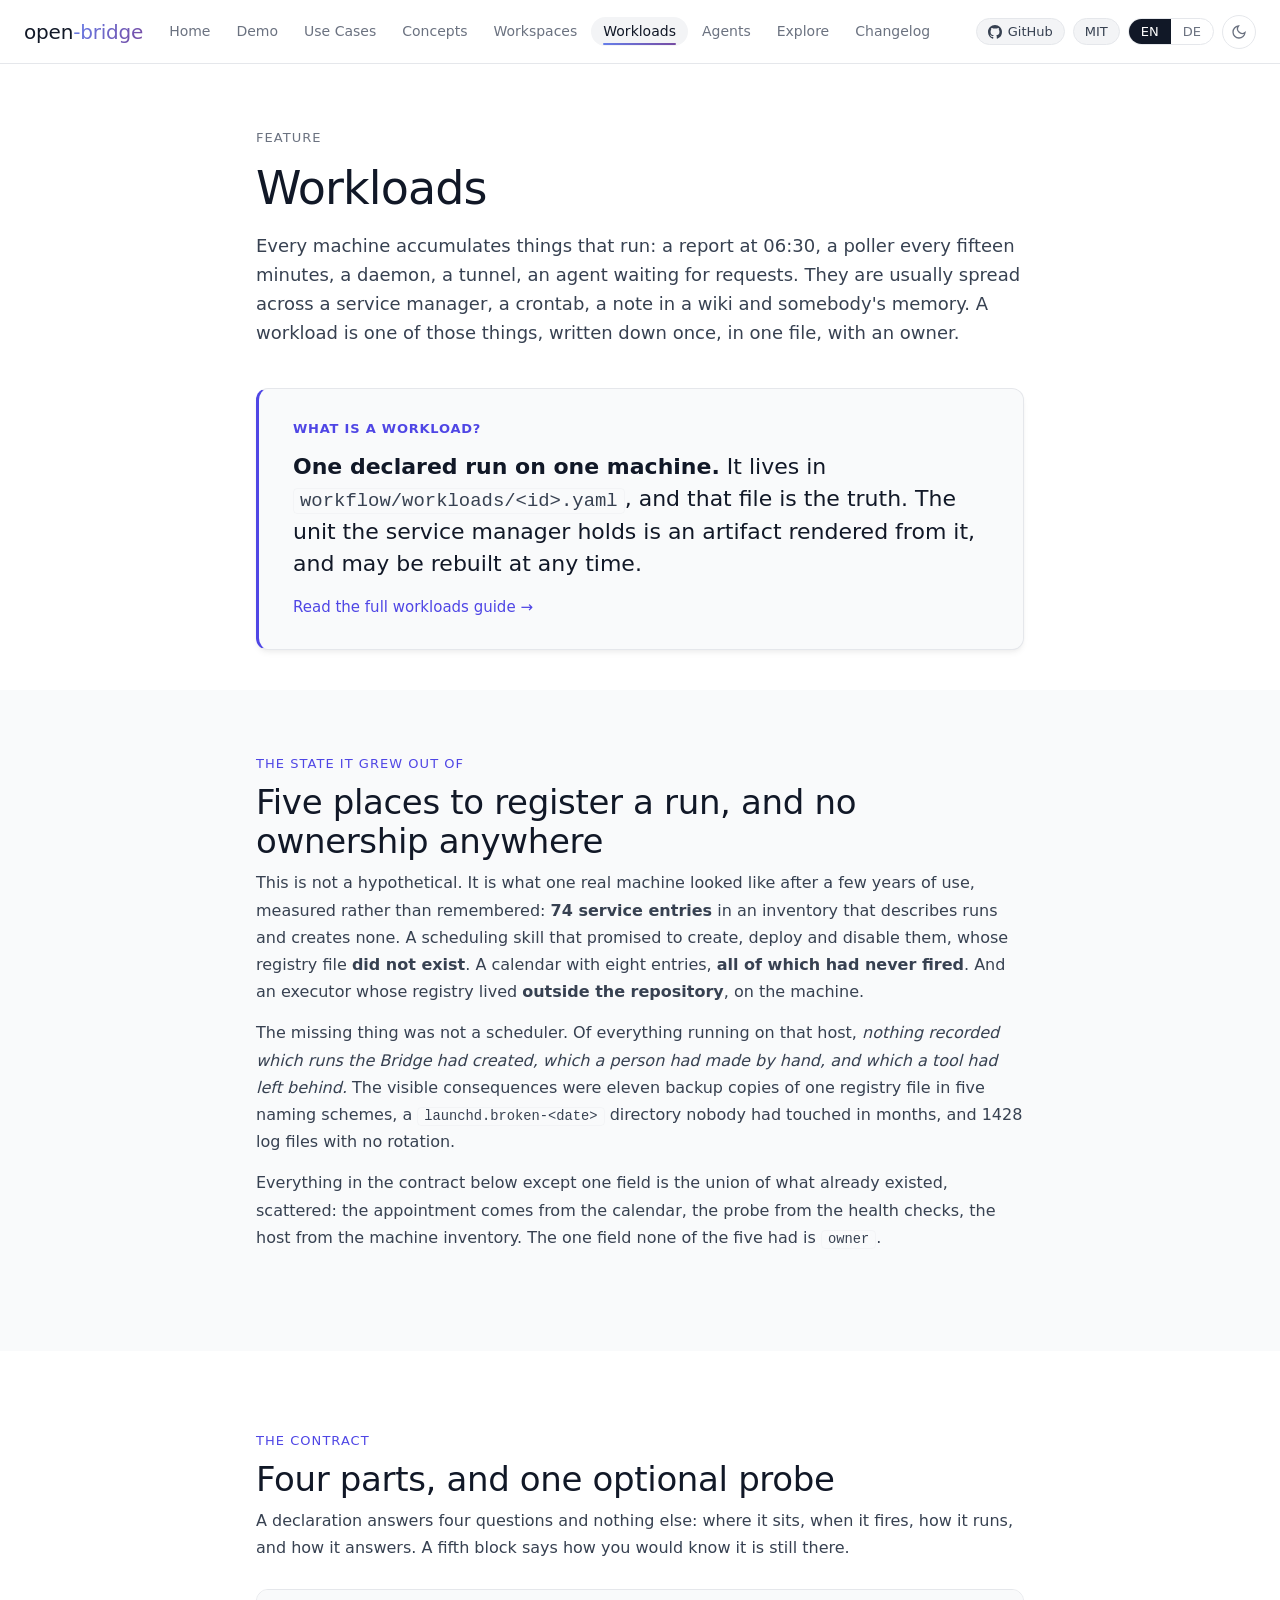
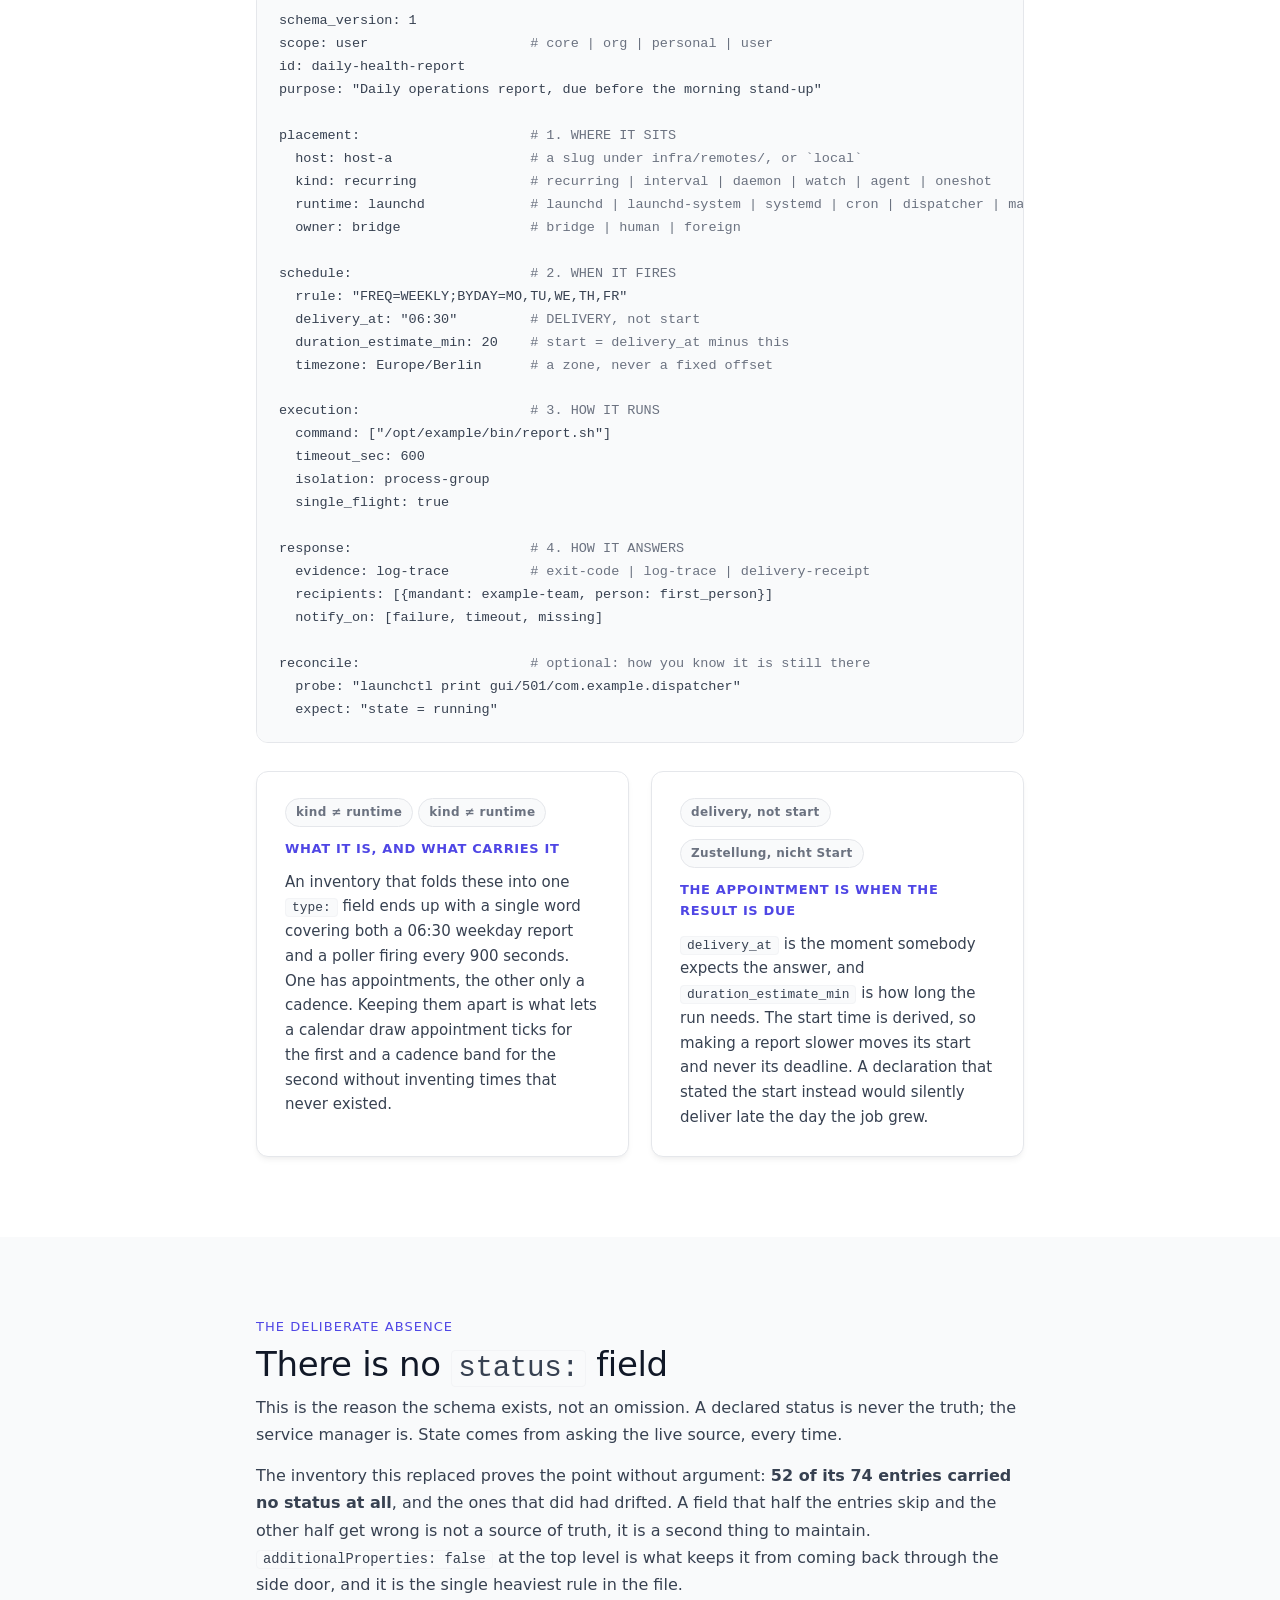
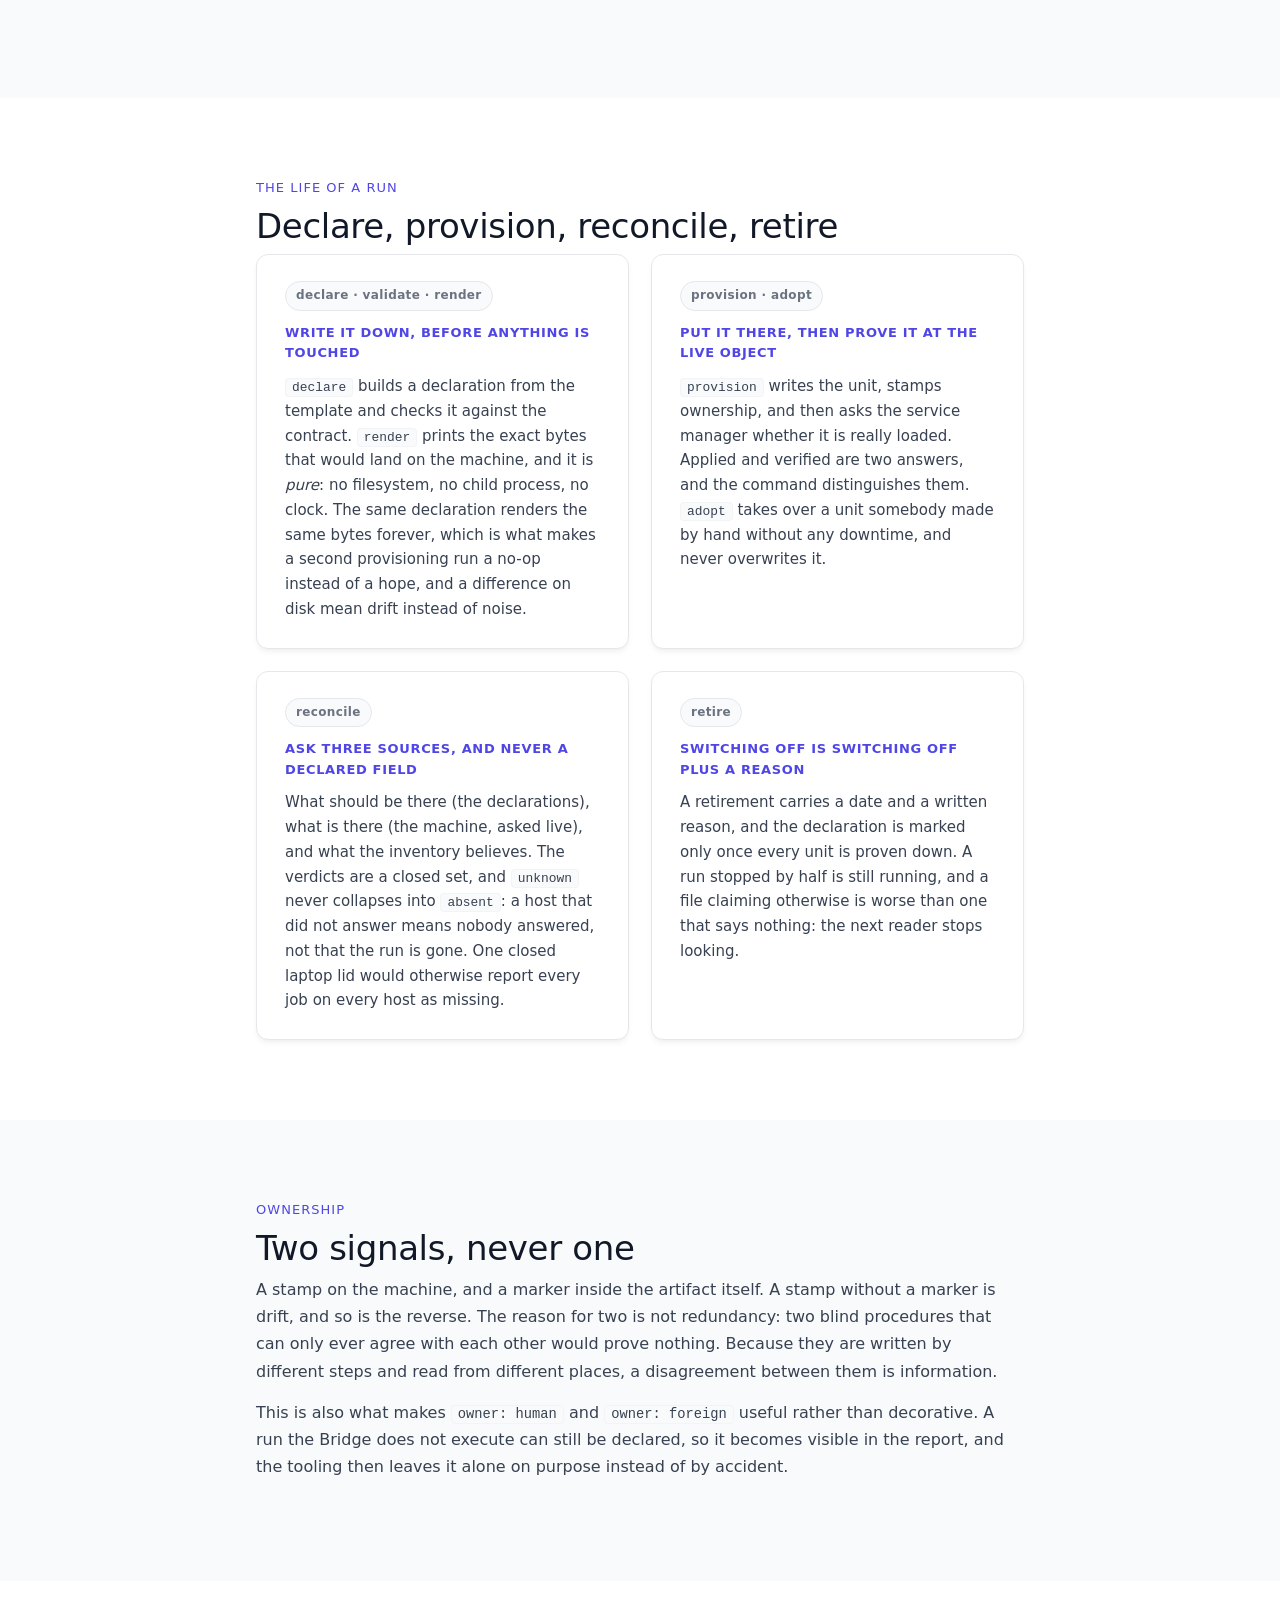
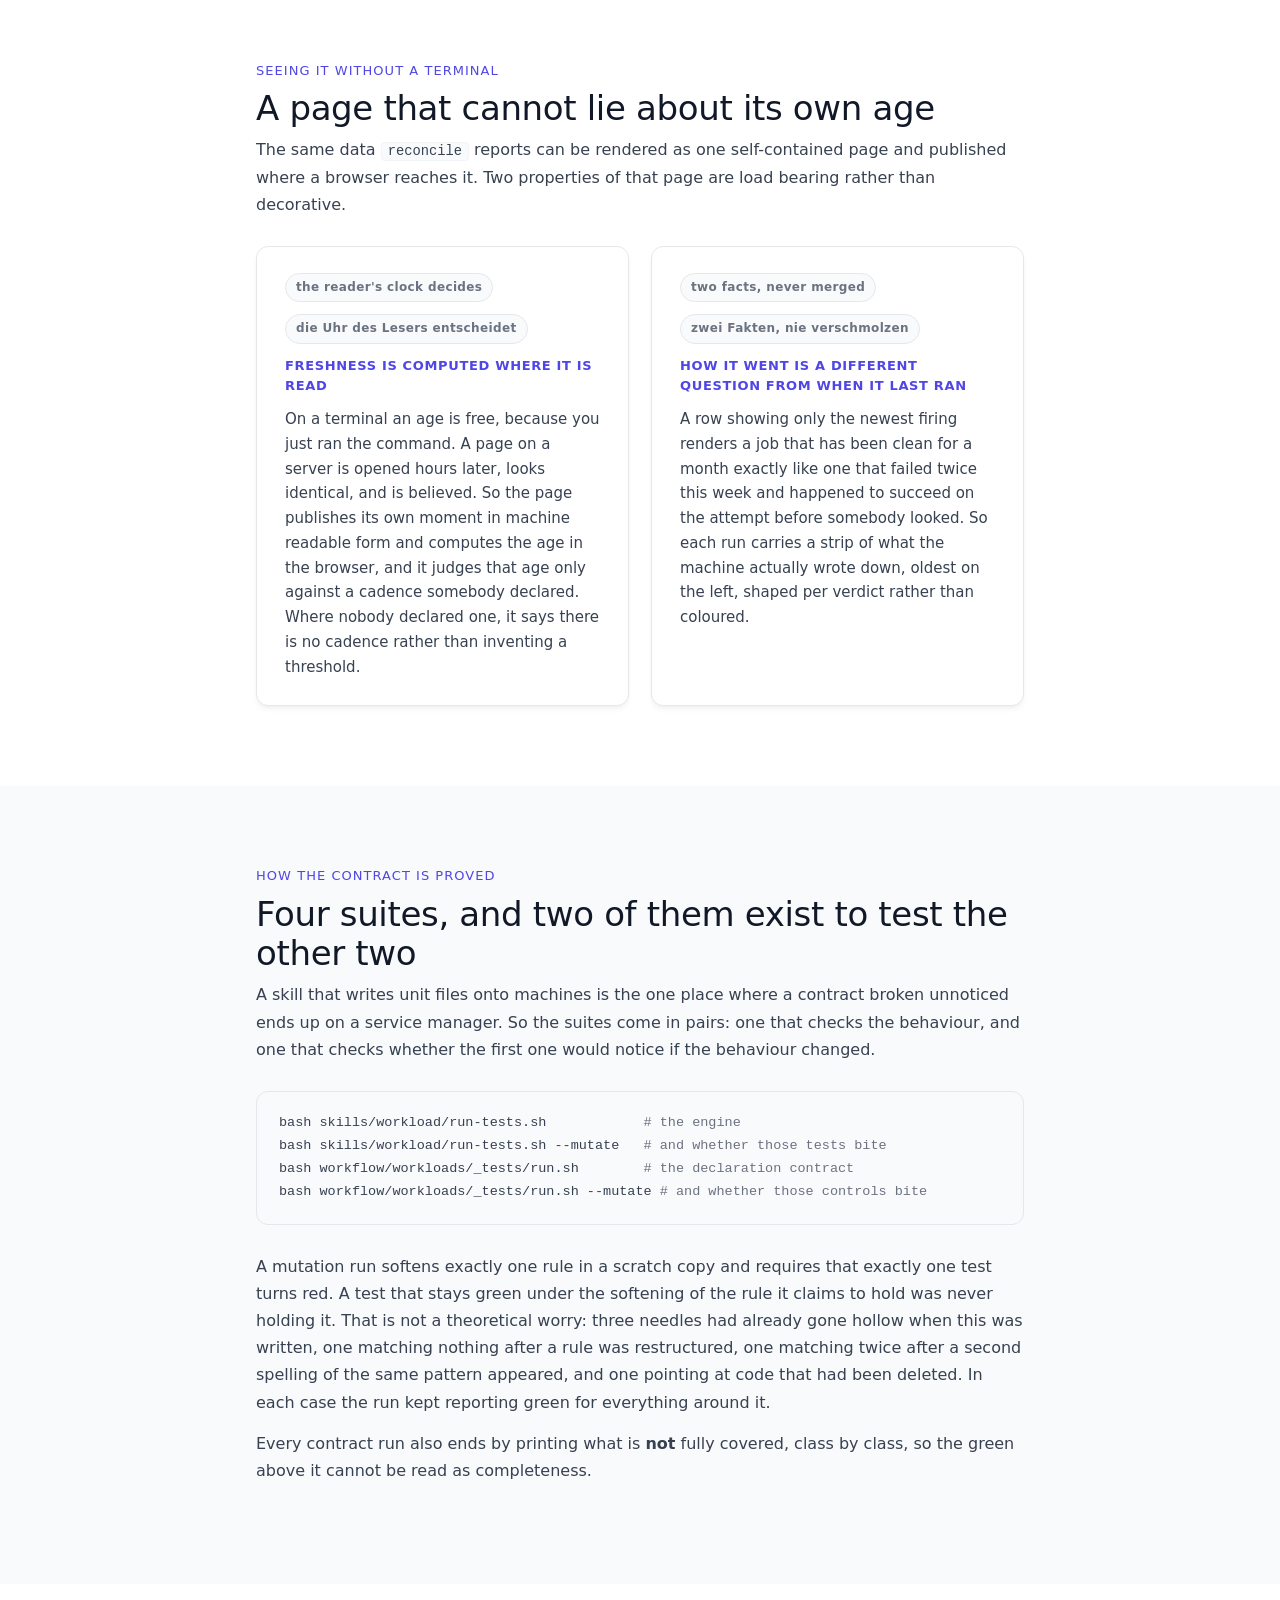
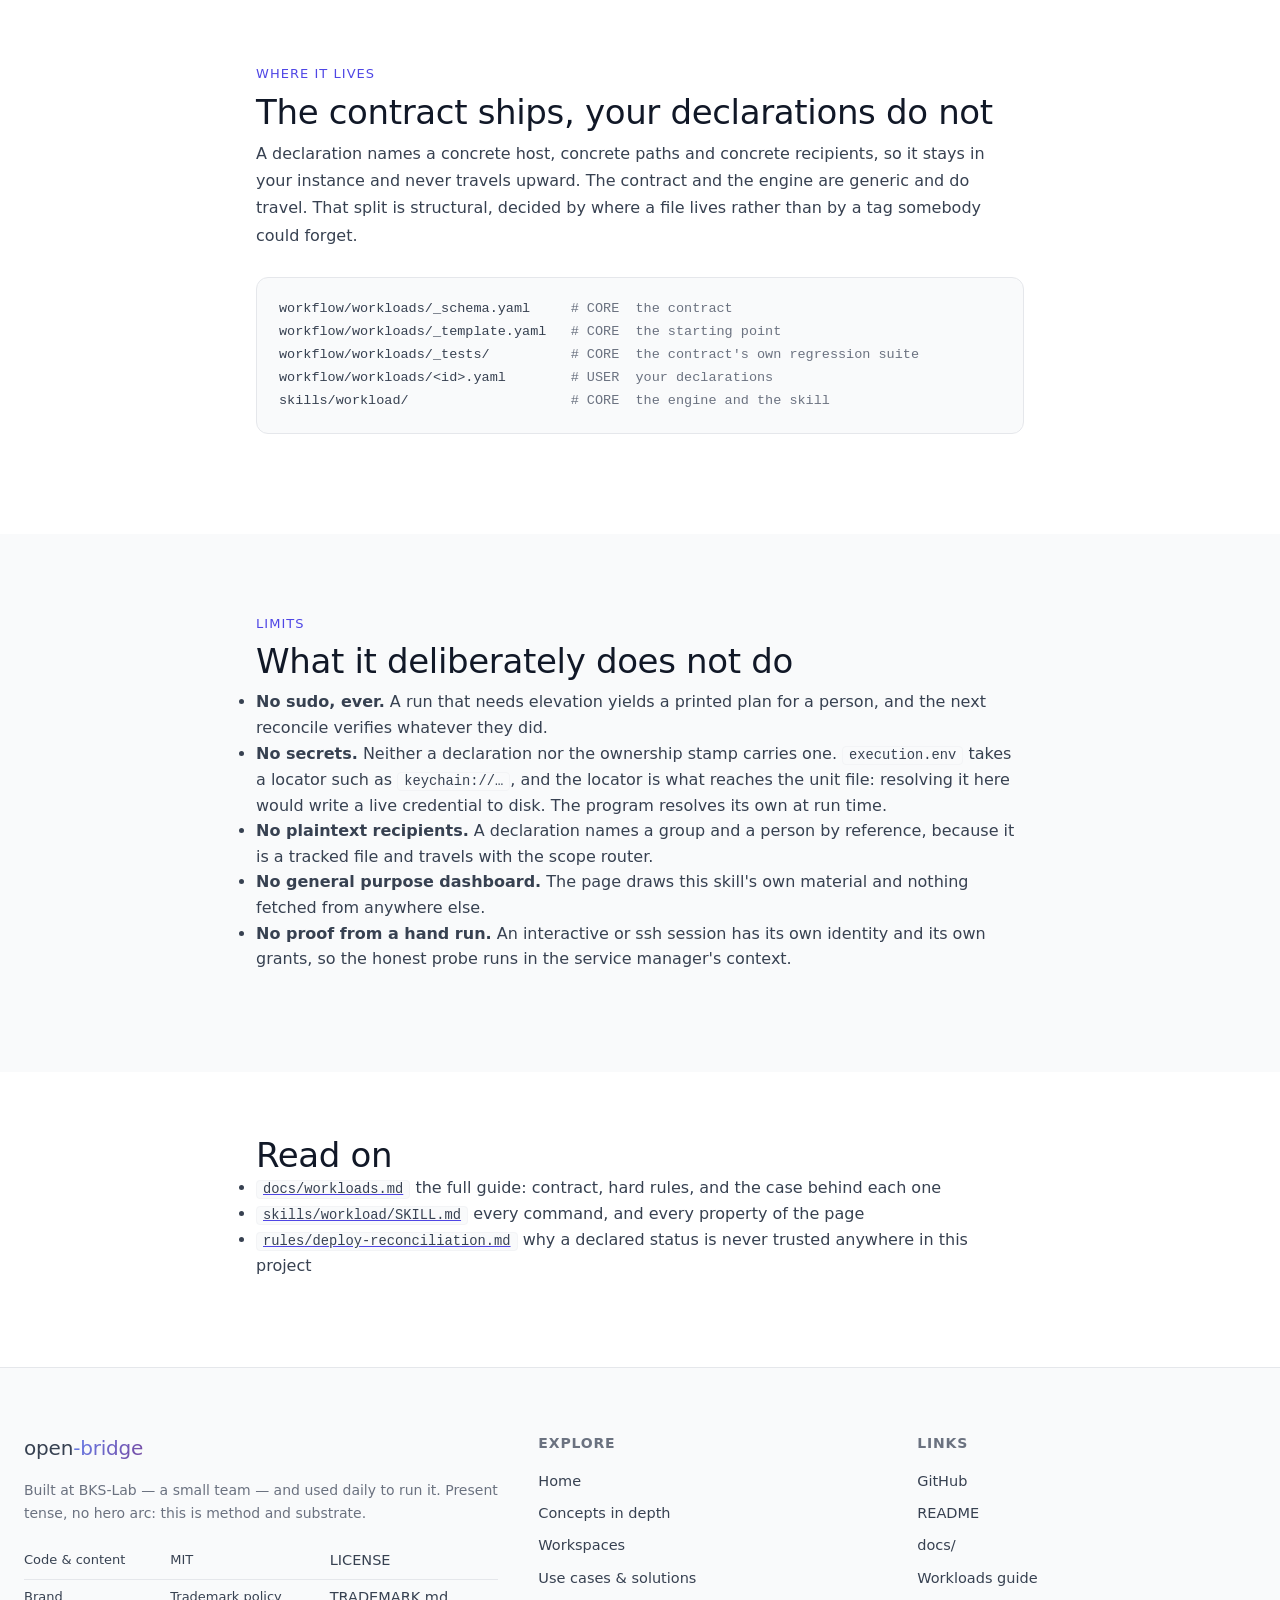
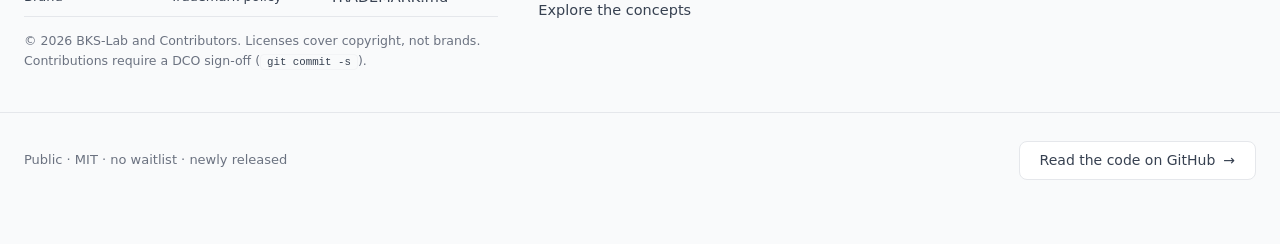
<file: docs/workloads.html>
<!DOCTYPE html>
<!-- ============================================================================
     BKS open-bridge — workloads.html  (feature page)
     Built on the shared shell used by index.html / concepts.html.
     Self-contained single file, GitHub-Pages-ready, fully offline, native UTF-8.
     Bilingual EN/DE (data-lang spans + L toggle), tool-neutral, no external assets.
     ============================================================================ -->
<html lang="en" data-active-lang="en">
<head>
<meta charset="utf-8">
<meta name="viewport" content="width=device-width, initial-scale=1">
<title>BKS open-bridge — Workloads</title>
<meta name="description" content="Workloads in BKS open-bridge: one declared run on one machine, in one file. The four part contract, why there is deliberately no status field, ownership proved on both sides, and four test suites of which two exist to test the other two.">
<!-- Social / Open Graph -->
<meta property="og:type" content="website">
<meta property="og:title" content="BKS open-bridge — Workloads">
<meta property="og:description" content="One declared run on one machine, in one file. The declaration is the truth; the unit on the machine is an artifact.">
<meta property="og:url" content="https://bks-lab.github.io/open-bridge/workloads.html">
<meta property="og:image" content="https://bks-lab.github.io/open-bridge/social-preview.png">
<meta property="og:image:width" content="1280">
<meta property="og:image:height" content="640">
<meta name="twitter:card" content="summary_large_image">
<meta name="twitter:title" content="BKS open-bridge — Workloads">
<meta name="twitter:description" content="One declared run on one machine, in one file.">

<!-- Anti-FOUC pre-paint: theme + language set BEFORE the stylesheet paints. -->
<script>
(function(){
  var r = document.documentElement;
  try{
    var t = localStorage.getItem("ob-theme");
    if(t === "dark" || (!t && window.matchMedia && window.matchMedia("(prefers-color-scheme: dark)").matches)){
      r.classList.add("dark");
    }
  }catch(e){}
  try{
    var l = localStorage.getItem("ob-lang");
    var lang = (l === "de") ? "de" : (r.getAttribute("lang") || "en");
    r.setAttribute("data-active-lang", lang); r.setAttribute("lang", lang);
  }catch(e){ r.setAttribute("data-active-lang","en"); }
})();
</script>

<link rel="stylesheet" href="assets/brand.css">
<style>
/* ============================================================
   BKS open-bridge shared shell — single file, fully offline.
   Colour / type / space tokens lifted from DESIGN.md (Editorial
   Minimalism). No external fonts, no CDN, no network calls.
   ============================================================ */

:root{
  --ink:#111827; --muted:#6B7280;
  --surface:#FFFFFF; --surface-subtle:#F9FAFB; --surface-muted:#F3F4F6;
  --on-primary:#FFFFFF; --on-surface:#374151;
  --line:#E5E7EB; --line-subtle:#F3F4F6;
  --accent-from:#667EEA; --accent-to:#764BA2;
  --accent:#6366F1; --accent-secondary:#8B5CF6;
  --ok:#10B981; --info:#3B82F6;
  --font-sans:Inter,-apple-system,BlinkMacSystemFont,"Segoe UI",system-ui,Roboto,"Helvetica Neue",Arial,sans-serif;
  --font-mono:"SF Mono",Monaco,"Cascadia Code","Roboto Mono",Consolas,"Liberation Mono",monospace;

  --accent-text:#4F46E5;
  --accent-soft:#EEF2FF;
  --ok-text:#047857;
  --info-text:#1D4ED8;
  --attention-text:#7C3AED;
  --code-bg:#F9FAFB;

  --primary:var(--ink); --secondary:var(--muted);
  --border:var(--line); --border-subtle:var(--line-subtle);
  --on-surface-muted:var(--muted);
  --success:var(--ok); --attention:var(--accent-secondary);
  --mono:var(--font-mono);

  --shadow-soft:0 4px 6px -1px rgba(0,0,0,.05),0 2px 4px -1px rgba(0,0,0,.03);
  --shadow-hover:0 20px 25px -5px rgba(0,0,0,.08),0 10px 10px -5px rgba(0,0,0,.04);

  --section-y:96px;
  --container:80rem; --hero-w:72rem; --prose-w:48rem;
  --r-sm:4px; --r-md:8px; --r-lg:12px; --r-xl:16px; --r-full:9999px;
}

/* ---- Header ---- */
header.nav{
  position:sticky;top:0;z-index:50;height:auto;min-height:64px;
  display:flex;align-items:center;
  background:color-mix(in srgb,var(--surface) 82%,transparent);
  backdrop-filter:blur(12px);-webkit-backdrop-filter:blur(12px);
  border-bottom:1px solid var(--border);
}

/* ---- Footer ---- */

@media (max-width:860px){ .foot-grid>*{min-width:0} }
@media (prefers-reduced-motion:reduce){
  .reveal{opacity:1;transform:none}
}
@media print{
  header.nav,.icon-btn,.seg{display:none!important}
  .reveal{opacity:1!important;transform:none!important}
}
</style>

<!-- ============ page-specific styles (workloads.html) ============ -->
<style>
:target{scroll-margin-top:84px}
[id]{scroll-margin-top:84px}

code, .mono{
  font-family:var(--mono);font-size:0.86em;background:var(--code-bg);
  border:1px solid var(--border-subtle);border-radius:var(--r-sm);padding:1px 6px;color:var(--on-surface);
}
.prose p code{white-space:nowrap}

.page-hero{padding-block:64px 40px}
.page-hero .eyebrow{margin-bottom:14px}
.page-hero p.lede{margin-top:18px;font-size:18px;font-weight:300;color:var(--on-surface)}

.lead-def{
  margin-top:40px;max-width:var(--prose-w);margin-inline:auto;
  border:1px solid var(--border);border-left:3px solid var(--accent-text);
  border-radius:var(--r-lg);background:var(--surface-subtle);
  padding:30px 34px;box-shadow:var(--shadow-soft);
}
.lead-def .k{font-size:13px;font-weight:600;letter-spacing:0.06em;text-transform:uppercase;color:var(--accent-text)}
.lead-def .def{margin-top:12px;font-size:22px;font-weight:300;line-height:1.45;color:var(--primary)}
.lead-def .more{margin-top:16px;font-size:15px}
.lead-def .more a{font-weight:500;text-decoration:none}
.lead-def .more a:hover{text-decoration:underline}

.grp{max-width:var(--prose-w);margin:0 auto 8px;padding-top:8px}
.grp .eyebrow{color:var(--accent-text)}
.grp .h2{margin-top:8px}

.block{max-width:var(--prose-w);margin:0 auto 28px}
.block h3.h3{font-size:24px;font-weight:600;line-height:1.25;color:var(--primary);margin-bottom:10px}
.block p{font-size:16px;line-height:1.7;color:var(--on-surface);margin-bottom:14px}

/* split cards for the identity / materialization halves */
.split{display:grid;grid-template-columns:1fr 1fr;gap:22px;max-width:var(--prose-w);margin:0 auto 8px}
.split .card{padding:26px 28px}
.split .card h4{font-size:13px;font-weight:600;letter-spacing:0.05em;text-transform:uppercase;color:var(--accent-text);margin-bottom:10px}
.split .card p{font-size:15px;line-height:1.65;color:var(--on-surface);margin-bottom:0}
.split .card .tag{display:inline-block;margin-bottom:12px;font-size:12px;font-weight:600;letter-spacing:0.03em;
  padding:4px 10px;border-radius:var(--r-full);border:1px solid var(--border);background:var(--surface-subtle);color:var(--secondary)}
@media (max-width:640px){ .split{grid-template-columns:1fr} }

/* use-case grid ("When to use it") */
.uses{max-width:var(--container);margin:0 auto;display:grid;grid-template-columns:1fr 1fr;gap:22px}
.use{
  background:var(--surface);border:1px solid var(--border);
  border-radius:var(--r-lg);box-shadow:var(--shadow-soft);
  padding:28px 30px;display:flex;flex-direction:column;
  transition:transform .2s ease,box-shadow .2s ease,border-color .2s ease;
}
.use:hover{transform:translateY(-2px);box-shadow:var(--shadow-hover);
  border-color:color-mix(in srgb,var(--accent-text) 30%,var(--border))}
.use .n{font-family:var(--mono);font-size:13px;font-weight:600;color:var(--accent-text);letter-spacing:0.04em;margin-bottom:8px}
.use h3{font-size:19px;font-weight:600;line-height:1.3;color:var(--primary);margin-bottom:12px}
.use p{font-size:15px;line-height:1.65;color:var(--on-surface);margin-bottom:0}
.use code{font-family:var(--mono);font-size:0.85em;background:var(--code-bg);
  border:1px solid var(--border-subtle);border-radius:var(--r-sm);padding:1px 6px;color:var(--on-surface);white-space:nowrap}
.use.flagship{grid-column:1 / -1;border-left:3px solid var(--accent-text);
  background:linear-gradient(180deg,var(--accent-soft),var(--surface) 62%)}
.use.flagship h3{font-size:22px}
.use .caveat{
  margin-top:16px;padding-top:14px;border-top:1px solid var(--border-subtle);
  font-size:13.5px;line-height:1.6;color:var(--on-surface);
}
.use .caveat strong{color:var(--attention-text);font-weight:600}
@media (max-width:780px){ .uses{grid-template-columns:1fr} .use.flagship{grid-column:auto} }

/* verb table */
.verbs{max-width:var(--prose-w);margin:0 auto;overflow-x:auto}
.verbs table{border-collapse:collapse;width:100%;font-size:15px}
.verbs th,.verbs td{text-align:left;padding:12px 14px;border-bottom:1px solid var(--border);vertical-align:top}
.verbs th{font-size:12px;text-transform:uppercase;letter-spacing:0.05em;color:var(--secondary);font-weight:600}
.verbs td.v{white-space:nowrap}
.verbs td.v code{background:var(--accent-soft);border-color:transparent;color:var(--accent-text);font-weight:600}

/* quickstart terminal (reuses the .code grammar from index.html) */
.term{max-width:var(--prose-w);margin:0 auto}
.code-label{
  display:flex;align-items:center;justify-content:space-between;gap:12px;
  font-family:var(--mono);font-size:12px;color:var(--secondary);padding:0 4px 8px;
}
.code{
  font-family:var(--mono);font-size:13.5px;line-height:1.7;
  background:var(--surface-subtle);border:1px solid var(--border);
  border-radius:var(--r-lg);padding:20px 22px;overflow-x:auto;color:var(--on-surface);
  white-space:pre;
}
html.dark .code{background:var(--code-bg)}
.code .cmt{color:var(--secondary)}
.code .k{color:var(--accent-text);font-weight:600}
.code .ok{color:var(--ok-text)}
.code .dir{color:var(--accent-secondary);font-weight:500}
.term .after{max-width:var(--prose-w);margin:16px auto 0;font-size:14px;line-height:1.6;color:var(--secondary)}
.term .after a{color:var(--accent-text);text-decoration:none;font-weight:500}
.term .after a:hover{text-decoration:underline}

/* callout */
.note{
  max-width:var(--prose-w);margin:0 auto 28px;
  border:1px solid var(--border);border-left:3px solid var(--info);
  border-radius:var(--r-lg);background:var(--surface);
  padding:22px 26px;box-shadow:var(--shadow-soft);
}
.note .k{font-size:12px;font-weight:600;letter-spacing:0.05em;text-transform:uppercase;color:var(--info-text);margin-bottom:8px}
.note p{font-size:15px;line-height:1.65;color:var(--on-surface);margin:0}

/* limits list */
.limits{max-width:var(--prose-w);margin:0 auto;display:flex;flex-direction:column;gap:16px}
.limit{
  border:1px solid var(--border);border-left:3px solid var(--attention);
  border-radius:var(--r-lg);background:var(--surface);
  padding:20px 24px;box-shadow:var(--shadow-soft);
}
.limit h4{font-size:16px;font-weight:600;color:var(--primary);margin-bottom:8px}
.limit p{font-size:15px;line-height:1.65;color:var(--on-surface);margin:0}

/* pointer chips */
.pointers{max-width:var(--prose-w);margin:0 auto;display:flex;flex-wrap:wrap;gap:10px}
.pointers a{
  text-decoration:none;color:var(--accent-text);
  padding:8px 14px;border-radius:var(--r-full);
  border:1px solid var(--border);background:var(--surface-subtle);
  font-size:14px;font-weight:500;
}
.pointers a:hover{background:var(--accent-soft)}
.pointers-sub{max-width:var(--prose-w);margin:18px auto 0;display:flex;flex-wrap:wrap;align-items:center;gap:9px;
  font-size:13px;color:var(--secondary)}
.pointers-sub .lab{font-weight:600;color:var(--secondary);text-transform:uppercase;letter-spacing:0.05em;font-size:12px}
.pointers-sub a{
  text-decoration:none;color:var(--accent-text);
  padding:5px 11px;border-radius:var(--r-full);
  border:1px solid var(--border);background:var(--surface-subtle);font-weight:500;
}
.pointers-sub a:hover{background:var(--accent-soft)}

@media (max-width:560px){ .lead-def{padding:24px 22px} .split .card{padding:22px 20px} .use{padding:24px 22px} }
</style>
</head>
<body>

<!-- ======================= STICKY HEADER (shared) ======================= -->
<header class="nav">
  <div class="nav-inner">
    <a class="wordmark" href="index.html">open<span class="text-gradient">-bridge</span></a>
    <nav class="site-nav" aria-label="Site">
      <a href="index.html"><span data-lang="en">Home</span><span data-lang="de">Start</span></a>
      <a href="demo.html"><span data-lang="en">Demo</span><span data-lang="de">Demo</span></a>
      <a href="use-cases.html"><span data-lang="en">Use Cases</span><span data-lang="de">Anwendungsfälle</span></a>
      <a href="concepts.html"><span data-lang="en">Concepts</span><span data-lang="de">Konzepte</span></a>
      <a href="workspaces.html"><span data-lang="en">Workspaces</span><span data-lang="de">Workspaces</span></a>
      <a class="active" aria-current="page" href="workloads.html"><span data-lang="en">Workloads</span><span data-lang="de">Workloads</span></a>
      <a href="agents.html"><span data-lang="en">Agents</span><span data-lang="de">Agents</span></a>
      <a href="explore.html"><span data-lang="en">Explore</span><span data-lang="de">Erkunden</span></a>
      <a href="changelog.html"><span data-lang="en">Changelog</span><span data-lang="de">Changelog</span></a>
    </nav>
    <div class="nav-spacer"></div>
    <div class="nav-chips">
      <a class="chip" href="https://github.com/bks-lab/open-bridge" target="_blank" rel="noopener" aria-label="GitHub repository">
        <svg viewBox="0 0 16 16" width="14" height="14" fill="currentColor" aria-hidden="true"><path d="M8 0C3.58 0 0 3.58 0 8c0 3.54 2.29 6.53 5.47 7.59.4.07.55-.17.55-.38 0-.19-.01-.82-.01-1.49-2.01.37-2.53-.49-2.69-.94-.09-.23-.48-.94-.82-1.13-.28-.15-.68-.52-.01-.53.63-.01 1.08.58 1.23.82.72 1.21 1.87.87 2.33.66.07-.52.28-.87.51-1.07-1.78-.2-3.64-.89-3.64-3.95 0-.87.31-1.59.82-2.15-.08-.2-.36-1.02.08-2.12 0 0 .67-.21 2.2.82.64-.18 1.32-.27 2-.27.68 0 1.36.09 2 .27 1.53-1.04 2.2-.82 2.2-.82.44 1.1.16 1.92.08 2.12.51.56.82 1.27.82 2.15 0 3.07-1.87 3.75-3.65 3.95.29.25.54.73.54 1.48 0 1.07-.01 1.93-.01 2.2 0 .21.15.46.55.38A8.01 8.01 0 0016 8c0-4.42-3.58-8-8-8z"/></svg>
        GitHub
      </a>
      <a class="chip" href="index.html#license" aria-label="MIT license">MIT</a>
      <div class="seg" role="group" aria-label="Language / Sprache">
        <button id="lang-en" type="button" aria-pressed="true" title="Toggle language — press L">EN</button>
        <button id="lang-de" type="button" aria-pressed="false" title="Sprache umschalten — Taste L">DE</button>
      </div>
      <button class="icon-btn" id="theme-toggle" aria-label="Toggle light / dark theme (T)" title="Toggle theme — press T">
        <svg class="moon" viewBox="0 0 24 24" fill="none" stroke="currentColor" stroke-width="2" aria-hidden="true"><path d="M21 12.79A9 9 0 1111.21 3 7 7 0 0021 12.79z"/></svg>
        <svg class="sun" viewBox="0 0 24 24" fill="none" stroke="currentColor" stroke-width="2" aria-hidden="true"><circle cx="12" cy="12" r="5"/><path d="M12 1v2M12 21v2M4.22 4.22l1.42 1.42M18.36 18.36l1.42 1.42M1 12h2M21 12h2M4.22 19.78l1.42-1.42M18.36 5.64l1.42-1.42"/></svg>
      </button>
    </div>
  </div>
</header>

<!-- ============================ PAGE CONTENT ============================ -->
<main id="top">

  <!-- ---- intro + lead definition ---- -->
  <section class="page-hero">
    <div class="container">
      <div class="prose">
        <p class="eyebrow" data-lang="en">Feature</p>
        <p class="eyebrow" data-lang="de">Feature</p>
        <h1 class="h1">Workloads</h1>
        <p class="lede" data-lang="en">Every machine accumulates things that run: a report at 06:30, a poller every fifteen minutes, a daemon, a tunnel, an agent waiting for requests. They are usually spread across a service manager, a crontab, a note in a wiki and somebody's memory. A workload is one of those things, written down once, in one file, with an owner.</p>
        <p class="lede" data-lang="de">Auf jeder Maschine sammelt sich an, was läuft: ein Bericht um 06:30, ein Poller alle fünfzehn Minuten, ein Daemon, ein Tunnel, ein Agent, der auf Anfragen wartet. Verteilt ist das üblicherweise über einen Dienstverwalter, eine Crontab, eine Notiz im Wiki und jemandes Gedächtnis. Ein Workload ist eines dieser Dinge, einmal aufgeschrieben, in einer Datei, mit einem Eigentümer.</p>
      </div>

      <div class="lead-def">
        <div class="k" data-lang="en">What is a workload?</div>
        <div class="k" data-lang="de">Was ist ein Workload?</div>
        <p class="def" data-lang="en"><strong>One declared run on one machine.</strong> It lives in <code>workflow/workloads/&lt;id&gt;.yaml</code>, and that file is the truth. The unit the service manager holds is an artifact rendered from it, and may be rebuilt at any time.</p>
        <p class="def" data-lang="de"><strong>Ein deklarierter Lauf auf einer Maschine.</strong> Er liegt in <code>workflow/workloads/&lt;id&gt;.yaml</code>, und diese Datei ist die Wahrheit. Die Einheit beim Dienstverwalter ist ein daraus gerendertes Artefakt und kann jederzeit neu gebaut werden.</p>
        <p class="more">
          <a href="https://github.com/bks-lab/open-bridge/blob/main/docs/workloads.md" target="_blank" rel="noopener"><span data-lang="en">Read the full workloads guide →</span><span data-lang="de">Den vollständigen Workloads-Guide lesen →</span></a>
        </p>
      </div>
    </div>
  </section>

  <!-- ---- the problem ---- -->
  <section class="alt" style="padding-block:56px 72px">
    <div class="container">
      <div class="grp reveal">
        <p class="eyebrow" data-lang="en">The state it grew out of</p>
        <p class="eyebrow" data-lang="de">Der Zustand, aus dem es entstand</p>
        <h2 class="h2" data-lang="en">Five places to register a run, and no ownership anywhere</h2>
        <h2 class="h2" data-lang="de">Fünf Anmeldeflächen, und nirgends ein Eigentümer</h2>
      </div>
      <div class="block reveal">
        <p data-lang="en">This is not a hypothetical. It is what one real machine looked like after a few years of use, measured rather than remembered: <strong>74 service entries</strong> in an inventory that describes runs and creates none. A scheduling skill that promised to create, deploy and disable them, whose registry file <strong>did not exist</strong>. A calendar with eight entries, <strong>all of which had never fired</strong>. And an executor whose registry lived <strong>outside the repository</strong>, on the machine.</p>
        <p data-lang="de">Das ist kein gedachtes Beispiel. So sah eine echte Maschine nach einigen Jahren Gebrauch aus, gemessen statt erinnert: <strong>74 Diensteinträge</strong> in einem Inventar, das Läufe beschreibt und keinen anlegt. Ein Skill, der versprach anzulegen, auszurollen und abzuschalten, dessen Registry-Datei <strong>nicht existierte</strong>. Ein Kalender mit acht Einträgen, von denen <strong>keiner je gefeuert hatte</strong>. Und ein Ausführer, dessen Registry <strong>außerhalb des Repositories</strong> lag, auf der Maschine.</p>
        <p data-lang="en">The missing thing was not a scheduler. Of everything running on that host, <em>nothing recorded which runs the Bridge had created, which a person had made by hand, and which a tool had left behind.</em> The visible consequences were eleven backup copies of one registry file in five naming schemes, a <code>launchd.broken-&lt;date&gt;</code> directory nobody had touched in months, and 1428 log files with no rotation.</p>
        <p data-lang="de">Was fehlte, war kein Planer. Von allem, was auf diesem Wirt lief, hielt <em>nichts fest, welche Läufe die Bridge angelegt hatte, welche ein Mensch von Hand und welche ein Werkzeug hinterlassen hatte.</em> Sichtbare Folgen: elf Sicherungskopien einer Registry-Datei in fünf Namensschemata, ein Verzeichnis <code>launchd.broken-&lt;datum&gt;</code>, das seit Monaten niemand angefasst hatte, und 1428 Logdateien ohne Rotation.</p>
        <p data-lang="en">Everything in the contract below except one field is the union of what already existed, scattered: the appointment comes from the calendar, the probe from the health checks, the host from the machine inventory. The one field none of the five had is <code>owner</code>.</p>
        <p data-lang="de">Alles im Vertrag unten außer einem Feld ist die Vereinigung dessen, was verstreut schon existierte: der Termin aus dem Kalender, die Sonde aus den Gesundheitsprüfungen, der Wirt aus dem Maschineninventar. Das eine Feld, das keine der fünf Flächen hatte, ist <code>owner</code>.</p>
      </div>
    </div>
  </section>

  <!-- ---- the contract ---- -->
  <section style="padding-block:72px">
    <div class="container">
      <div class="grp reveal">
        <p class="eyebrow" data-lang="en">The contract</p>
        <p class="eyebrow" data-lang="de">Der Vertrag</p>
        <h2 class="h2" data-lang="en">Four parts, and one optional probe</h2>
        <h2 class="h2" data-lang="de">Vier Teile, und eine optionale Sonde</h2>
      </div>
      <div class="block reveal">
        <p data-lang="en">A declaration answers four questions and nothing else: where it sits, when it fires, how it runs, and how it answers. A fifth block says how you would know it is still there.</p>
        <p data-lang="de">Eine Deklaration beantwortet vier Fragen und sonst nichts: wo sie sitzt, wann sie feuert, wie sie läuft, wie sie antwortet. Ein fünfter Block sagt, woran man erkennt, dass sie noch da ist.</p>
      </div>
      <div class="block reveal">
<pre class="code">schema_version: 1
scope: user                    <span class="cmt"># core | org | personal | user</span>
id: daily-health-report
purpose: "Daily operations report, due before the morning stand-up"

placement:                     <span class="cmt"># 1. WHERE IT SITS</span>
  host: host-a                 <span class="cmt"># a slug under infra/remotes/, or `local`</span>
  kind: recurring              <span class="cmt"># recurring | interval | daemon | watch | agent | oneshot</span>
  runtime: launchd             <span class="cmt"># launchd | launchd-system | systemd | cron | dispatcher | manual | external</span>
  owner: bridge                <span class="cmt"># bridge | human | foreign</span>

schedule:                      <span class="cmt"># 2. WHEN IT FIRES</span>
  rrule: "FREQ=WEEKLY;BYDAY=MO,TU,WE,TH,FR"
  delivery_at: "06:30"         <span class="cmt"># DELIVERY, not start</span>
  duration_estimate_min: 20    <span class="cmt"># start = delivery_at minus this</span>
  timezone: Europe/Berlin      <span class="cmt"># a zone, never a fixed offset</span>

execution:                     <span class="cmt"># 3. HOW IT RUNS</span>
  command: ["/opt/example/bin/report.sh"]
  timeout_sec: 600
  isolation: process-group
  single_flight: true

response:                      <span class="cmt"># 4. HOW IT ANSWERS</span>
  evidence: log-trace          <span class="cmt"># exit-code | log-trace | delivery-receipt</span>
  recipients: [{mandant: example-team, person: first_person}]
  notify_on: [failure, timeout, missing]

reconcile:                     <span class="cmt"># optional: how you know it is still there</span>
  probe: "launchctl print gui/501/com.example.dispatcher"
  expect: "state = running"</pre>
      </div>
      <div class="split reveal">
        <div class="card">
          <span class="tag" data-lang="en">kind ≠ runtime</span>
          <span class="tag" data-lang="de">kind ≠ runtime</span>
          <h4 data-lang="en">What it is, and what carries it</h4>
          <h4 data-lang="de">Was es ist, und was es trägt</h4>
          <p data-lang="en">An inventory that folds these into one <code>type:</code> field ends up with a single word covering both a 06:30 weekday report and a poller firing every 900 seconds. One has appointments, the other only a cadence. Keeping them apart is what lets a calendar draw appointment ticks for the first and a cadence band for the second without inventing times that never existed.</p>
          <p data-lang="de">Ein Inventar, das beides in ein <code>type:</code>-Feld faltet, hat am Ende ein Wort für den Wochenbericht um 06:30 und für den Poller alle 900 Sekunden. Das eine hat Termine, das andere nur einen Takt. Die Trennung ist das, was einen Kalender Terminmarken für das eine und ein Taktband für das andere zeichnen lässt, ohne Zeiten zu erfinden, die es nie gab.</p>
        </div>
        <div class="card">
          <span class="tag" data-lang="en">delivery, not start</span>
          <span class="tag" data-lang="de">Zustellung, nicht Start</span>
          <h4 data-lang="en">The appointment is when the result is due</h4>
          <h4 data-lang="de">Der Termin ist, wann das Ergebnis fällig ist</h4>
          <p data-lang="en"><code>delivery_at</code> is the moment somebody expects the answer, and <code>duration_estimate_min</code> is how long the run needs. The start time is derived, so making a report slower moves its start and never its deadline. A declaration that stated the start instead would silently deliver late the day the job grew.</p>
          <p data-lang="de"><code>delivery_at</code> ist der Moment, zu dem jemand die Antwort erwartet, und <code>duration_estimate_min</code> ist, wie lange der Lauf braucht. Die Startzeit wird abgeleitet, ein langsamer gewordener Bericht verschiebt also seinen Start und nie seine Frist. Eine Deklaration, die stattdessen den Start nennt, liefert am Tag des Wachstums still zu spät.</p>
        </div>
      </div>
    </div>
  </section>

  <!-- ---- no status field ---- -->
  <section class="alt" style="padding-block:72px">
    <div class="container">
      <div class="grp reveal">
        <p class="eyebrow" data-lang="en">The deliberate absence</p>
        <p class="eyebrow" data-lang="de">Die bewusste Abwesenheit</p>
        <h2 class="h2" data-lang="en">There is no <code>status:</code> field</h2>
        <h2 class="h2" data-lang="de">Es gibt kein <code>status:</code>-Feld</h2>
      </div>
      <div class="block reveal">
        <p data-lang="en">This is the reason the schema exists, not an omission. A declared status is never the truth; the service manager is. State comes from asking the live source, every time.</p>
        <p data-lang="de">Das ist der Daseinsgrund des Schemas, kein Versehen. Ein deklarierter Status ist nie die Wahrheit, der Dienstverwalter ist es. Der Zustand kommt jedes Mal daher, dass die lebende Quelle gefragt wird.</p>
        <p data-lang="en">The inventory this replaced proves the point without argument: <strong>52 of its 74 entries carried no status at all</strong>, and the ones that did had drifted. A field that half the entries skip and the other half get wrong is not a source of truth, it is a second thing to maintain. <code>additionalProperties: false</code> at the top level is what keeps it from coming back through the side door, and it is the single heaviest rule in the file.</p>
        <p data-lang="de">Das abgelöste Inventar beweist es ohne Argument: <strong>52 seiner 74 Einträge trugen überhaupt keinen Status</strong>, und die übrigen waren gedriftet. Ein Feld, das die Hälfte auslässt und die andere Hälfte falsch hat, ist keine Quelle der Wahrheit, sondern eine zweite Sache zum Pflegen. <code>additionalProperties: false</code> auf oberster Ebene hält es von der Hintertür fern und ist die schwerste Einzelregel der Datei.</p>
      </div>
    </div>
  </section>

  <!-- ---- lifecycle ---- -->
  <section style="padding-block:72px">
    <div class="container">
      <div class="grp reveal">
        <p class="eyebrow" data-lang="en">The life of a run</p>
        <p class="eyebrow" data-lang="de">Das Leben eines Laufs</p>
        <h2 class="h2" data-lang="en">Declare, provision, reconcile, retire</h2>
        <h2 class="h2" data-lang="de">Deklarieren, einrichten, abgleichen, stilllegen</h2>
      </div>
      <div class="split reveal">
        <div class="card">
          <span class="tag">declare · validate · render</span>
          <h4 data-lang="en">Write it down, before anything is touched</h4>
          <h4 data-lang="de">Aufschreiben, bevor etwas angefasst wird</h4>
          <p data-lang="en"><code>declare</code> builds a declaration from the template and checks it against the contract. <code>render</code> prints the exact bytes that would land on the machine, and it is <em>pure</em>: no filesystem, no child process, no clock. The same declaration renders the same bytes forever, which is what makes a second provisioning run a no-op instead of a hope, and a difference on disk mean drift instead of noise.</p>
          <p data-lang="de"><code>declare</code> baut eine Deklaration aus der Vorlage und prüft sie gegen den Vertrag. <code>render</code> druckt die exakten Bytes, die auf der Maschine landen würden, und ist <em>rein</em>: kein Dateisystem, kein Kindprozess, keine Uhr. Dieselbe Deklaration rendert für immer dieselben Bytes, und genau das macht ein zweites Einrichten zu einem No-op statt zu einer Hoffnung, und einen Unterschied auf der Platte zu Drift statt zu Rauschen.</p>
        </div>
        <div class="card">
          <span class="tag">provision · adopt</span>
          <h4 data-lang="en">Put it there, then prove it at the live object</h4>
          <h4 data-lang="de">Hinstellen, dann am lebenden Objekt beweisen</h4>
          <p data-lang="en"><code>provision</code> writes the unit, stamps ownership, and then asks the service manager whether it is really loaded. Applied and verified are two answers, and the command distinguishes them. <code>adopt</code> takes over a unit somebody made by hand without any downtime, and never overwrites it.</p>
          <p data-lang="de"><code>provision</code> schreibt die Einheit, stempelt den Besitz und fragt danach den Dienstverwalter, ob sie wirklich geladen ist. Angewandt und bewiesen sind zwei Antworten, und der Befehl unterscheidet sie. <code>adopt</code> übernimmt eine von Hand angelegte Einheit ohne Ausfallzeit und überschreibt sie nie.</p>
        </div>
        <div class="card">
          <span class="tag">reconcile</span>
          <h4 data-lang="en">Ask three sources, and never a declared field</h4>
          <h4 data-lang="de">Drei Quellen fragen, und nie ein deklariertes Feld</h4>
          <p data-lang="en">What should be there (the declarations), what is there (the machine, asked live), and what the inventory believes. The verdicts are a closed set, and <code>unknown</code> never collapses into <code>absent</code>: a host that did not answer means nobody answered, not that the run is gone. One closed laptop lid would otherwise report every job on every host as missing.</p>
          <p data-lang="de">Was da sein soll (die Deklarationen), was da ist (die Maschine, live gefragt), und was das Inventar glaubt. Die Urteile sind eine geschlossene Menge, und <code>unknown</code> fällt nie in <code>absent</code>: ein Wirt, der nicht geantwortet hat, heißt niemand hat geantwortet, nicht der Lauf ist weg. Sonst meldete ein zugeklappter Laptop jeden Job auf jedem Wirt als verschwunden.</p>
        </div>
        <div class="card">
          <span class="tag">retire</span>
          <h4 data-lang="en">Switching off is switching off plus a reason</h4>
          <h4 data-lang="de">Abschalten heißt abschalten plus Grund</h4>
          <p data-lang="en">A retirement carries a date and a written reason, and the declaration is marked only once every unit is proven down. A run stopped by half is still running, and a file claiming otherwise is worse than one that says nothing: the next reader stops looking.</p>
          <p data-lang="de">Eine Stilllegung trägt ein Datum und einen geschriebenen Grund, und die Deklaration wird erst markiert, wenn jede Einheit nachweislich unten ist. Ein halb gestoppter Lauf läuft noch, und eine Datei, die etwas anderes behauptet, ist schlimmer als eine, die schweigt: der nächste Leser hört auf zu suchen.</p>
        </div>
      </div>
    </div>
  </section>

  <!-- ---- ownership ---- -->
  <section class="alt" style="padding-block:72px">
    <div class="container">
      <div class="grp reveal">
        <p class="eyebrow" data-lang="en">Ownership</p>
        <p class="eyebrow" data-lang="de">Eigentum</p>
        <h2 class="h2" data-lang="en">Two signals, never one</h2>
        <h2 class="h2" data-lang="de">Zwei Signale, nie eines</h2>
      </div>
      <div class="block reveal">
        <p data-lang="en">A stamp on the machine, and a marker inside the artifact itself. A stamp without a marker is drift, and so is the reverse. The reason for two is not redundancy: two blind procedures that can only ever agree with each other would prove nothing. Because they are written by different steps and read from different places, a disagreement between them is information.</p>
        <p data-lang="de">Ein Stempel auf der Maschine, und eine Marke im Artefakt selbst. Ein Stempel ohne Marke ist Drift, und umgekehrt genauso. Der Grund für zwei ist nicht Redundanz: zwei blinde Verfahren, die einander nur zustimmen können, bewiesen nichts. Weil sie von verschiedenen Schritten geschrieben und an verschiedenen Stellen gelesen werden, ist ein Widerspruch zwischen ihnen eine Information.</p>
        <p data-lang="en">This is also what makes <code>owner: human</code> and <code>owner: foreign</code> useful rather than decorative. A run the Bridge does not execute can still be declared, so it becomes visible in the report, and the tooling then leaves it alone on purpose instead of by accident.</p>
        <p data-lang="de">Genau das macht <code>owner: human</code> und <code>owner: foreign</code> nützlich statt schmückend. Ein Lauf, den die Bridge nicht ausführt, kann trotzdem deklariert werden, wird damit im Bericht sichtbar, und das Werkzeug lässt ihn danach absichtlich in Ruhe statt aus Versehen.</p>
      </div>
    </div>
  </section>

  <!-- ---- the page ---- -->
  <section style="padding-block:72px">
    <div class="container">
      <div class="grp reveal">
        <p class="eyebrow" data-lang="en">Seeing it without a terminal</p>
        <p class="eyebrow" data-lang="de">Sehen ohne Terminal</p>
        <h2 class="h2" data-lang="en">A page that cannot lie about its own age</h2>
        <h2 class="h2" data-lang="de">Eine Seite, die über ihr eigenes Alter nicht lügen kann</h2>
      </div>
      <div class="block reveal">
        <p data-lang="en">The same data <code>reconcile</code> reports can be rendered as one self-contained page and published where a browser reaches it. Two properties of that page are load bearing rather than decorative.</p>
        <p data-lang="de">Dieselben Daten, die <code>reconcile</code> meldet, lassen sich als eine in sich geschlossene Seite rendern und dort veröffentlichen, wo ein Browser sie erreicht. Zwei Eigenschaften dieser Seite sind tragend statt schmückend.</p>
      </div>
      <div class="split reveal">
        <div class="card">
          <span class="tag" data-lang="en">the reader's clock decides</span>
          <span class="tag" data-lang="de">die Uhr des Lesers entscheidet</span>
          <h4 data-lang="en">Freshness is computed where it is read</h4>
          <h4 data-lang="de">Frische wird dort berechnet, wo gelesen wird</h4>
          <p data-lang="en">On a terminal an age is free, because you just ran the command. A page on a server is opened hours later, looks identical, and is believed. So the page publishes its own moment in machine readable form and computes the age in the browser, and it judges that age only against a cadence somebody declared. Where nobody declared one, it says there is no cadence rather than inventing a threshold.</p>
          <p data-lang="de">Im Terminal ist ein Alter kostenlos, weil man den Befehl gerade ausgeführt hat. Eine Seite auf einem Server wird Stunden später geöffnet, sieht identisch aus und wird geglaubt. Also veröffentlicht die Seite ihren eigenen Zeitpunkt maschinenlesbar, rechnet das Alter im Browser aus und misst es nur an einem Takt, den jemand deklariert hat. Wo niemand einen deklariert hat, sagt sie das, statt eine Schwelle zu erfinden.</p>
        </div>
        <div class="card">
          <span class="tag" data-lang="en">two facts, never merged</span>
          <span class="tag" data-lang="de">zwei Fakten, nie verschmolzen</span>
          <h4 data-lang="en">How it went is a different question from when it last ran</h4>
          <h4 data-lang="de">Wie es lief ist eine andere Frage als wann zuletzt</h4>
          <p data-lang="en">A row showing only the newest firing renders a job that has been clean for a month exactly like one that failed twice this week and happened to succeed on the attempt before somebody looked. So each run carries a strip of what the machine actually wrote down, oldest on the left, shaped per verdict rather than coloured.</p>
          <p data-lang="de">Eine Zeile, die nur das jüngste Feuern zeigt, stellt einen seit einem Monat sauberen Job genauso dar wie einen, der diese Woche zweimal scheiterte und zufällig beim Versuch vor dem Hinsehen gelang. Also trägt jeder Lauf einen Streifen dessen, was die Maschine wirklich aufgeschrieben hat, ältestes links, in Form je Urteil statt in Farbe.</p>
        </div>
      </div>
    </div>
  </section>

  <!-- ---- how it is proved ---- -->
  <section class="alt" style="padding-block:72px">
    <div class="container">
      <div class="grp reveal">
        <p class="eyebrow" data-lang="en">How the contract is proved</p>
        <p class="eyebrow" data-lang="de">Wie der Vertrag bewiesen wird</p>
        <h2 class="h2" data-lang="en">Four suites, and two of them exist to test the other two</h2>
        <h2 class="h2" data-lang="de">Vier Prüfmappen, und zwei davon prüfen die anderen zwei</h2>
      </div>
      <div class="block reveal">
        <p data-lang="en">A skill that writes unit files onto machines is the one place where a contract broken unnoticed ends up on a service manager. So the suites come in pairs: one that checks the behaviour, and one that checks whether the first one would notice if the behaviour changed.</p>
        <p data-lang="de">Ein Skill, der Einheitsdateien auf Maschinen schreibt, ist die eine Stelle, an der ein unbemerkt gebrochener Vertrag beim Dienstverwalter landet. Deshalb kommen die Mappen paarweise: eine prüft das Verhalten, die andere prüft, ob die erste es überhaupt merken würde.</p>
      </div>
      <div class="block reveal">
<pre class="code">bash skills/workload/run-tests.sh            <span class="cmt"># the engine</span>
bash skills/workload/run-tests.sh --mutate   <span class="cmt"># and whether those tests bite</span>
bash workflow/workloads/_tests/run.sh        <span class="cmt"># the declaration contract</span>
bash workflow/workloads/_tests/run.sh --mutate <span class="cmt"># and whether those controls bite</span></pre>
      </div>
      <div class="block reveal">
        <p data-lang="en">A mutation run softens exactly one rule in a scratch copy and requires that exactly one test turns red. A test that stays green under the softening of the rule it claims to hold was never holding it. That is not a theoretical worry: three needles had already gone hollow when this was written, one matching nothing after a rule was restructured, one matching twice after a second spelling of the same pattern appeared, and one pointing at code that had been deleted. In each case the run kept reporting green for everything around it.</p>
        <p data-lang="de">Ein Mutationslauf weicht genau eine Regel in einer Wegwerfkopie auf und verlangt, dass genau ein Test rot wird. Ein Test, der unter der Aufweichung seiner eigenen Regel grün bleibt, hat sie nie gehalten. Das ist keine theoretische Sorge: drei Nadeln waren beim Schreiben bereits hohl, eine traf nach einem Umbau nichts mehr, eine traf zweimal, nachdem eine zweite Schreibweise desselben Musters dazugekommen war, und eine zeigte auf gelöschten Code. Jedes Mal meldete der Lauf für alles ringsum weiter grün.</p>
        <p data-lang="en">Every contract run also ends by printing what is <strong>not</strong> fully covered, class by class, so the green above it cannot be read as completeness.</p>
        <p data-lang="de">Jeder Vertragslauf druckt am Ende außerdem, was <strong>nicht</strong> vollständig abgedeckt ist, Klasse für Klasse, damit das Grün darüber nicht als Vollständigkeit gelesen wird.</p>
      </div>
    </div>
  </section>

  <!-- ---- where it lives ---- -->
  <section style="padding-block:72px">
    <div class="container">
      <div class="grp reveal">
        <p class="eyebrow" data-lang="en">Where it lives</p>
        <p class="eyebrow" data-lang="de">Wo es liegt</p>
        <h2 class="h2" data-lang="en">The contract ships, your declarations do not</h2>
        <h2 class="h2" data-lang="de">Der Vertrag reist, deine Deklarationen nicht</h2>
      </div>
      <div class="block reveal">
        <p data-lang="en">A declaration names a concrete host, concrete paths and concrete recipients, so it stays in your instance and never travels upward. The contract and the engine are generic and do travel. That split is structural, decided by where a file lives rather than by a tag somebody could forget.</p>
        <p data-lang="de">Eine Deklaration nennt einen konkreten Wirt, konkrete Pfade und konkrete Empfänger, bleibt also in deiner Instanz und reist nie nach oben. Vertrag und Motor sind generisch und reisen. Diese Trennung ist strukturell: sie entscheidet sich daran, wo eine Datei liegt, nicht an einer Markierung, die jemand vergessen könnte.</p>
      </div>
      <div class="block reveal">
<pre class="code">workflow/workloads/_schema.yaml     <span class="cmt"># CORE  the contract</span>
workflow/workloads/_template.yaml   <span class="cmt"># CORE  the starting point</span>
workflow/workloads/_tests/          <span class="cmt"># CORE  the contract's own regression suite</span>
workflow/workloads/&lt;id&gt;.yaml        <span class="cmt"># USER  your declarations</span>
skills/workload/                    <span class="cmt"># CORE  the engine and the skill</span></pre>
      </div>
    </div>
  </section>

  <!-- ---- limits ---- -->
  <section class="alt" id="limits" style="padding-block:72px">
    <div class="container">
      <div class="grp reveal">
        <p class="eyebrow" data-lang="en">Limits</p>
        <p class="eyebrow" data-lang="de">Grenzen</p>
        <h2 class="h2" data-lang="en">What it deliberately does not do</h2>
        <h2 class="h2" data-lang="de">Was es bewusst nicht tut</h2>
      </div>
      <div class="block reveal">
        <ul>
          <li><span data-lang="en"><strong>No sudo, ever.</strong> A run that needs elevation yields a printed plan for a person, and the next reconcile verifies whatever they did.</span><span data-lang="de"><strong>Kein sudo, nie.</strong> Ein Lauf, der Erhöhung braucht, ergibt einen gedruckten Plan für einen Menschen, und der nächste Abgleich prüft nach, was er getan hat.</span></li>
          <li><span data-lang="en"><strong>No secrets.</strong> Neither a declaration nor the ownership stamp carries one. <code>execution.env</code> takes a locator such as <code>keychain://…</code>, and the locator is what reaches the unit file: resolving it here would write a live credential to disk. The program resolves its own at run time.</span><span data-lang="de"><strong>Keine Geheimnisse.</strong> Weder eine Deklaration noch der Besitzstempel trägt eines. <code>execution.env</code> nimmt einen Locator wie <code>keychain://…</code>, und der Locator ist es, was die Einheitsdatei erreicht: ihn hier aufzulösen hieße, ein lebendes Zugangsmittel auf die Platte zu schreiben. Das Programm löst seinen eigenen zur Laufzeit auf.</span></li>
          <li><span data-lang="en"><strong>No plaintext recipients.</strong> A declaration names a group and a person by reference, because it is a tracked file and travels with the scope router.</span><span data-lang="de"><strong>Keine Klartext-Empfänger.</strong> Eine Deklaration nennt Gruppe und Person per Verweis, denn sie ist eine versionierte Datei und reist mit dem Scope-Router.</span></li>
          <li><span data-lang="en"><strong>No general purpose dashboard.</strong> The page draws this skill's own material and nothing fetched from anywhere else.</span><span data-lang="de"><strong>Kein Allzweck-Dashboard.</strong> Die Seite zeichnet das eigene Material dieses Skills und nichts von anderswo Geholtes.</span></li>
          <li><span data-lang="en"><strong>No proof from a hand run.</strong> An interactive or ssh session has its own identity and its own grants, so the honest probe runs in the service manager's context.</span><span data-lang="de"><strong>Kein Beweis aus einem Handstart.</strong> Eine interaktive oder ssh-Sitzung hat eigene Identität und eigene Genehmigungen, also läuft die ehrliche Sonde im Kontext des Dienstverwalters.</span></li>
        </ul>
      </div>
    </div>
  </section>

  <!-- ---- closing pointers ---- -->
  <section style="padding-block:64px 88px">
    <div class="container">
      <div class="prose">
        <h2 class="h2" data-lang="en">Read on</h2>
        <h2 class="h2" data-lang="de">Weiterlesen</h2>
        <ul>
          <li><a href="https://github.com/bks-lab/open-bridge/blob/main/docs/workloads.md" target="_blank" rel="noopener"><code>docs/workloads.md</code></a> <span data-lang="en">the full guide: contract, hard rules, and the case behind each one</span><span data-lang="de">der vollständige Guide: Vertrag, harte Regeln und der Fall hinter jeder einzelnen</span></li>
          <li><a href="https://github.com/bks-lab/open-bridge/blob/main/skills/workload/SKILL.md" target="_blank" rel="noopener"><code>skills/workload/SKILL.md</code></a> <span data-lang="en">every command, and every property of the page</span><span data-lang="de">jeder Befehl, und jede Eigenschaft der Seite</span></li>
          <li><a href="https://github.com/bks-lab/open-bridge/blob/main/rules/deploy-reconciliation.md" target="_blank" rel="noopener"><code>rules/deploy-reconciliation.md</code></a> <span data-lang="en">why a declared status is never trusted anywhere in this project</span><span data-lang="de">warum ein deklarierter Status in diesem Projekt nirgends geglaubt wird</span></li>
        </ul>
      </div>
    </div>
  </section>

</main>
<!-- ========================== END PAGE CONTENT ============================== -->

<!-- ======================= FOOTER (shared) ======================= -->
<footer id="license">
  <div class="foot-grid">
    <div class="foot-blurb">
      <a class="wordmark" href="index.html">open<span class="text-gradient">-bridge</span></a>
      <span data-lang="en">Built at BKS-Lab — a small team — and used daily to run it. Present tense, no hero arc: this is method and substrate.</span>
      <span data-lang="de">Gebaut bei BKS-Lab — einem kleinen Team — und täglich genutzt, um genau diese Firma zu betreiben. Präsens, kein Heldenbogen: das ist Methode und Substrat.</span>
      <table class="license-table">
        <tr><td><span data-lang="en">Code &amp; content</span><span data-lang="de">Code &amp; Inhalt</span></td><td>MIT</td><td><a href="https://github.com/bks-lab/open-bridge/blob/main/LICENSE" target="_blank" rel="noopener">LICENSE</a></td></tr>
        <tr><td><span data-lang="en">Brand</span><span data-lang="de">Marke</span></td><td><span data-lang="en">Trademark policy</span><span data-lang="de">Markenrichtlinie</span></td><td><a href="https://github.com/bks-lab/open-bridge/blob/main/TRADEMARK.md" target="_blank" rel="noopener">TRADEMARK.md</a></td></tr>
      </table>
      <p class="muted" style="margin-top:14px;font-size:12.5px">© 2026 BKS-Lab and Contributors. <span data-lang="en">Licenses cover copyright, not brands.</span><span data-lang="de">Lizenzen decken Copyright ab, nicht Marken.</span> <span data-lang="en">Contributions require a DCO sign-off (</span><span data-lang="de">Beiträge erfordern einen DCO-Sign-off (</span><code>git commit -s</code>).</p>
    </div>

    <div>
      <h4 data-lang="en">Explore</h4>
      <h4 data-lang="de">Erkunden</h4>
      <a href="index.html"><span data-lang="en">Home</span><span data-lang="de">Start</span></a>
      <a href="concepts.html"><span data-lang="en">Concepts in depth</span><span data-lang="de">Konzepte im Detail</span></a>
      <a href="workspaces.html"><span data-lang="en">Workspaces</span><span data-lang="de">Workspaces</span></a>
      <a href="use-cases.html"><span data-lang="en">Use cases &amp; solutions</span><span data-lang="de">Anwendungsfälle &amp; Lösungen</span></a>
      <a href="explore.html"><span data-lang="en">Explore the concepts</span><span data-lang="de">Konzepte erkunden</span></a>
    </div>

    <div>
      <h4 data-lang="en">Links</h4>
      <h4 data-lang="de">Links</h4>
      <a href="https://github.com/bks-lab/open-bridge" target="_blank" rel="noopener">GitHub</a>
      <a href="https://github.com/bks-lab/open-bridge/blob/main/README.md" target="_blank" rel="noopener">README</a>
      <a href="https://github.com/bks-lab/open-bridge/tree/main/docs" target="_blank" rel="noopener">docs/</a>
      <a href="https://github.com/bks-lab/open-bridge/blob/main/docs/workloads.md" target="_blank" rel="noopener"><span data-lang="en">Workloads guide</span><span data-lang="de">Workloads-Guide</span></a>
    </div>
  </div>

  <div class="foot-bottom">
    <span data-lang="en">Public · MIT · no waitlist · newly released</span>
    <span data-lang="de">Public · MIT · keine Warteliste · frisch veröffentlicht</span>
    <a class="btn btn-secondary" style="padding:10px 20px;font-size:14px" href="https://github.com/bks-lab/open-bridge" target="_blank" rel="noopener">
      <span data-lang="en">Read the code on GitHub</span><span data-lang="de">Lies den Code auf GitHub</span> <span class="arrow">→</span>
    </a>
  </div>
</footer>

<!-- ======================= Shared page controller ======================= -->
<script>
(function(){
  "use strict";
  var root = document.documentElement;

  function applyTheme(mode){
    if(mode === "dark"){ root.classList.add("dark"); }
    else { root.classList.remove("dark"); }
  }
  function toggleTheme(){
    var next = root.classList.contains("dark") ? "light" : "dark";
    applyTheme(next);
    try { localStorage.setItem("ob-theme", next); } catch(e){}
  }
  var themeBtn = document.getElementById("theme-toggle");
  if(themeBtn){ themeBtn.addEventListener("click", toggleTheme); }

  function applyLang(lang){
    root.setAttribute("data-active-lang", lang);
    root.setAttribute("lang", lang);
    var en = document.getElementById("lang-en");
    var de = document.getElementById("lang-de");
    if(en){ en.setAttribute("aria-pressed", lang === "en" ? "true" : "false"); }
    if(de){ de.setAttribute("aria-pressed", lang === "de" ? "true" : "false"); }
  }
  applyLang(root.getAttribute("data-active-lang") === "de" ? "de" : "en");
  function setLang(lang){
    applyLang(lang);
    try { localStorage.setItem("ob-lang", lang); } catch(e){}
  }
  var enBtn = document.getElementById("lang-en");
  var deBtn = document.getElementById("lang-de");
  if(enBtn){ enBtn.addEventListener("click", function(){ setLang("en"); }); }
  if(deBtn){ deBtn.addEventListener("click", function(){ setLang("de"); }); }

  document.addEventListener("keydown", function(ev){
    if(ev.metaKey || ev.ctrlKey || ev.altKey) return;
    var tag = (ev.target && ev.target.tagName) ? ev.target.tagName.toUpperCase() : "";
    if(tag === "INPUT" || tag === "TEXTAREA" || (ev.target && ev.target.isContentEditable)) return;
    var k = ev.key.toLowerCase();
    if(k === "t"){ toggleTheme(); }
    if(k === "l"){ setLang(root.getAttribute("data-active-lang") === "en" ? "de" : "en"); }
  });

  var reduceMotion = window.matchMedia && window.matchMedia("(prefers-reduced-motion: reduce)").matches;
  if("IntersectionObserver" in window && !reduceMotion){
    var io = new IntersectionObserver(function(entries){
      entries.forEach(function(en){
        if(en.isIntersecting){ en.target.classList.add("in"); io.unobserve(en.target); }
      });
    }, { threshold: 0.12 });
    document.querySelectorAll(".reveal").forEach(function(el){ io.observe(el); });
  } else {
    document.querySelectorAll(".reveal").forEach(function(el){ el.classList.add("in"); });
  }
})();
</script>
</body>
</html>
</file>
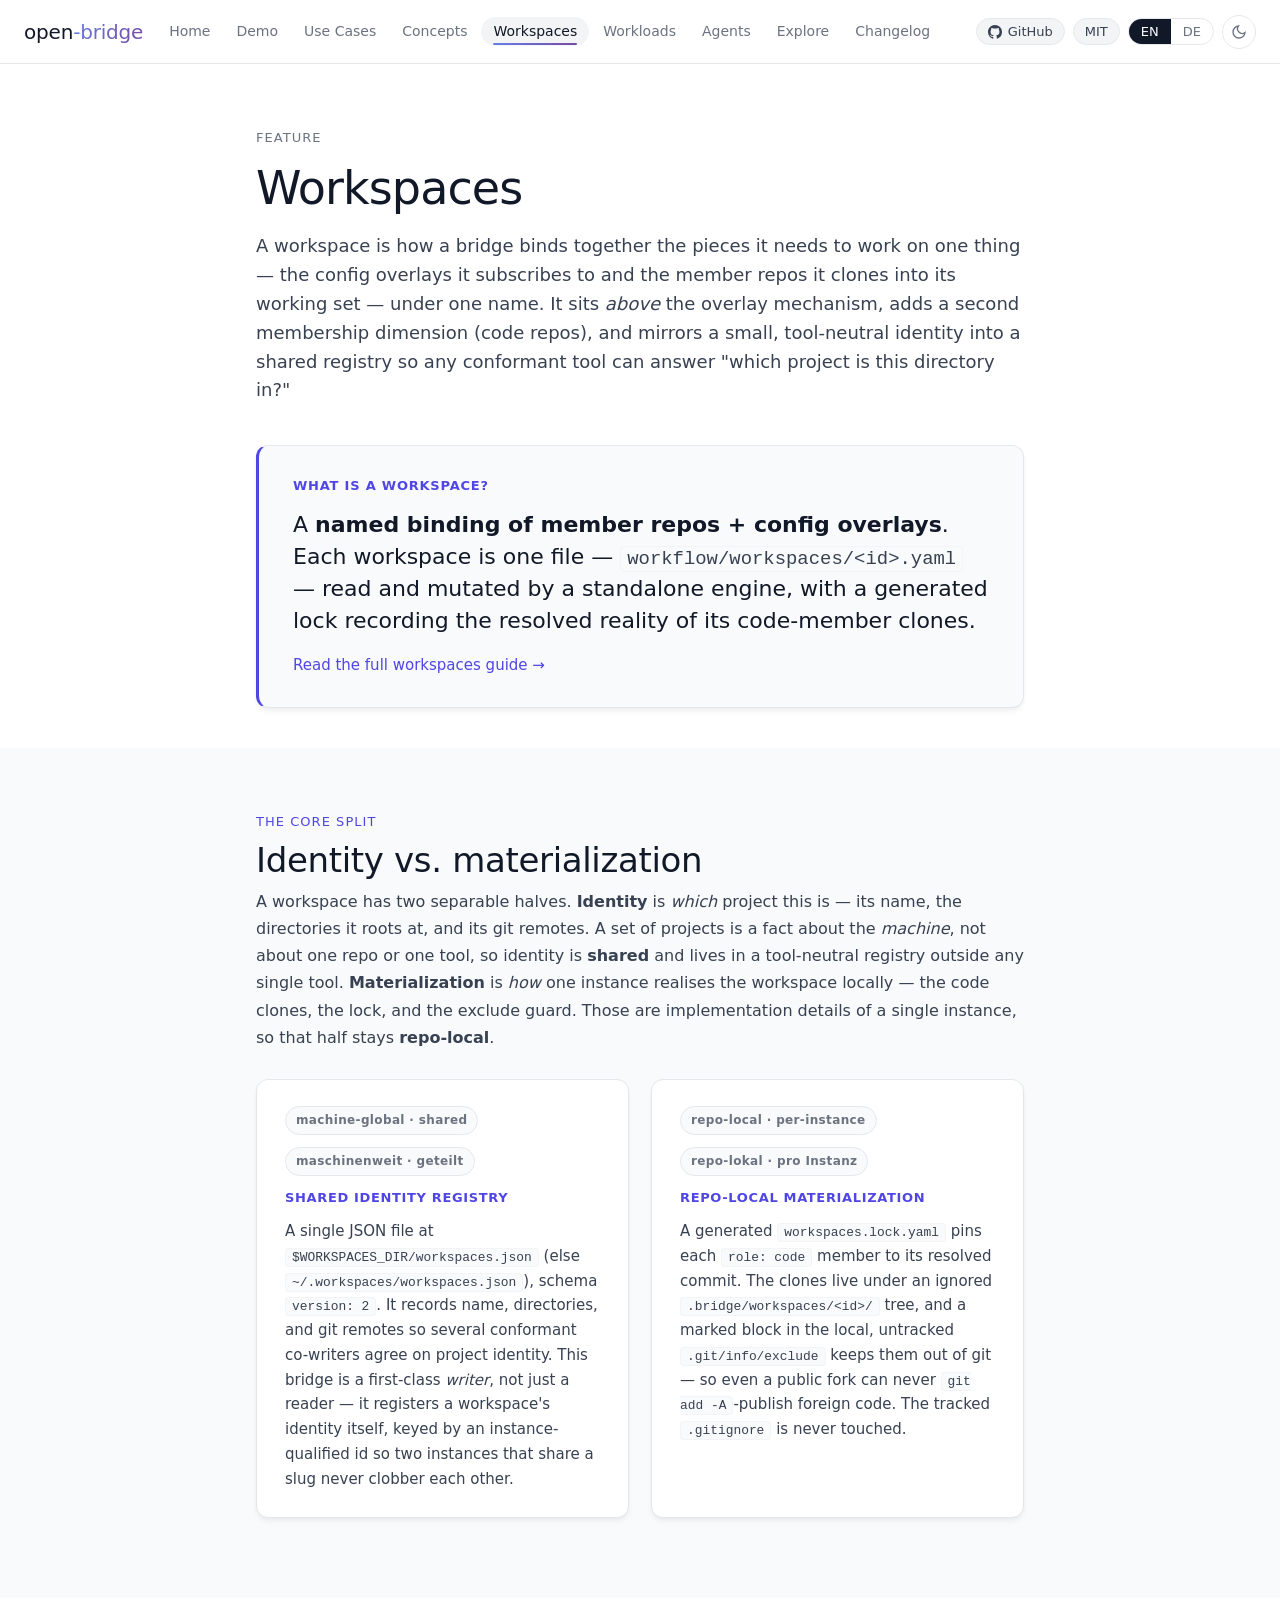
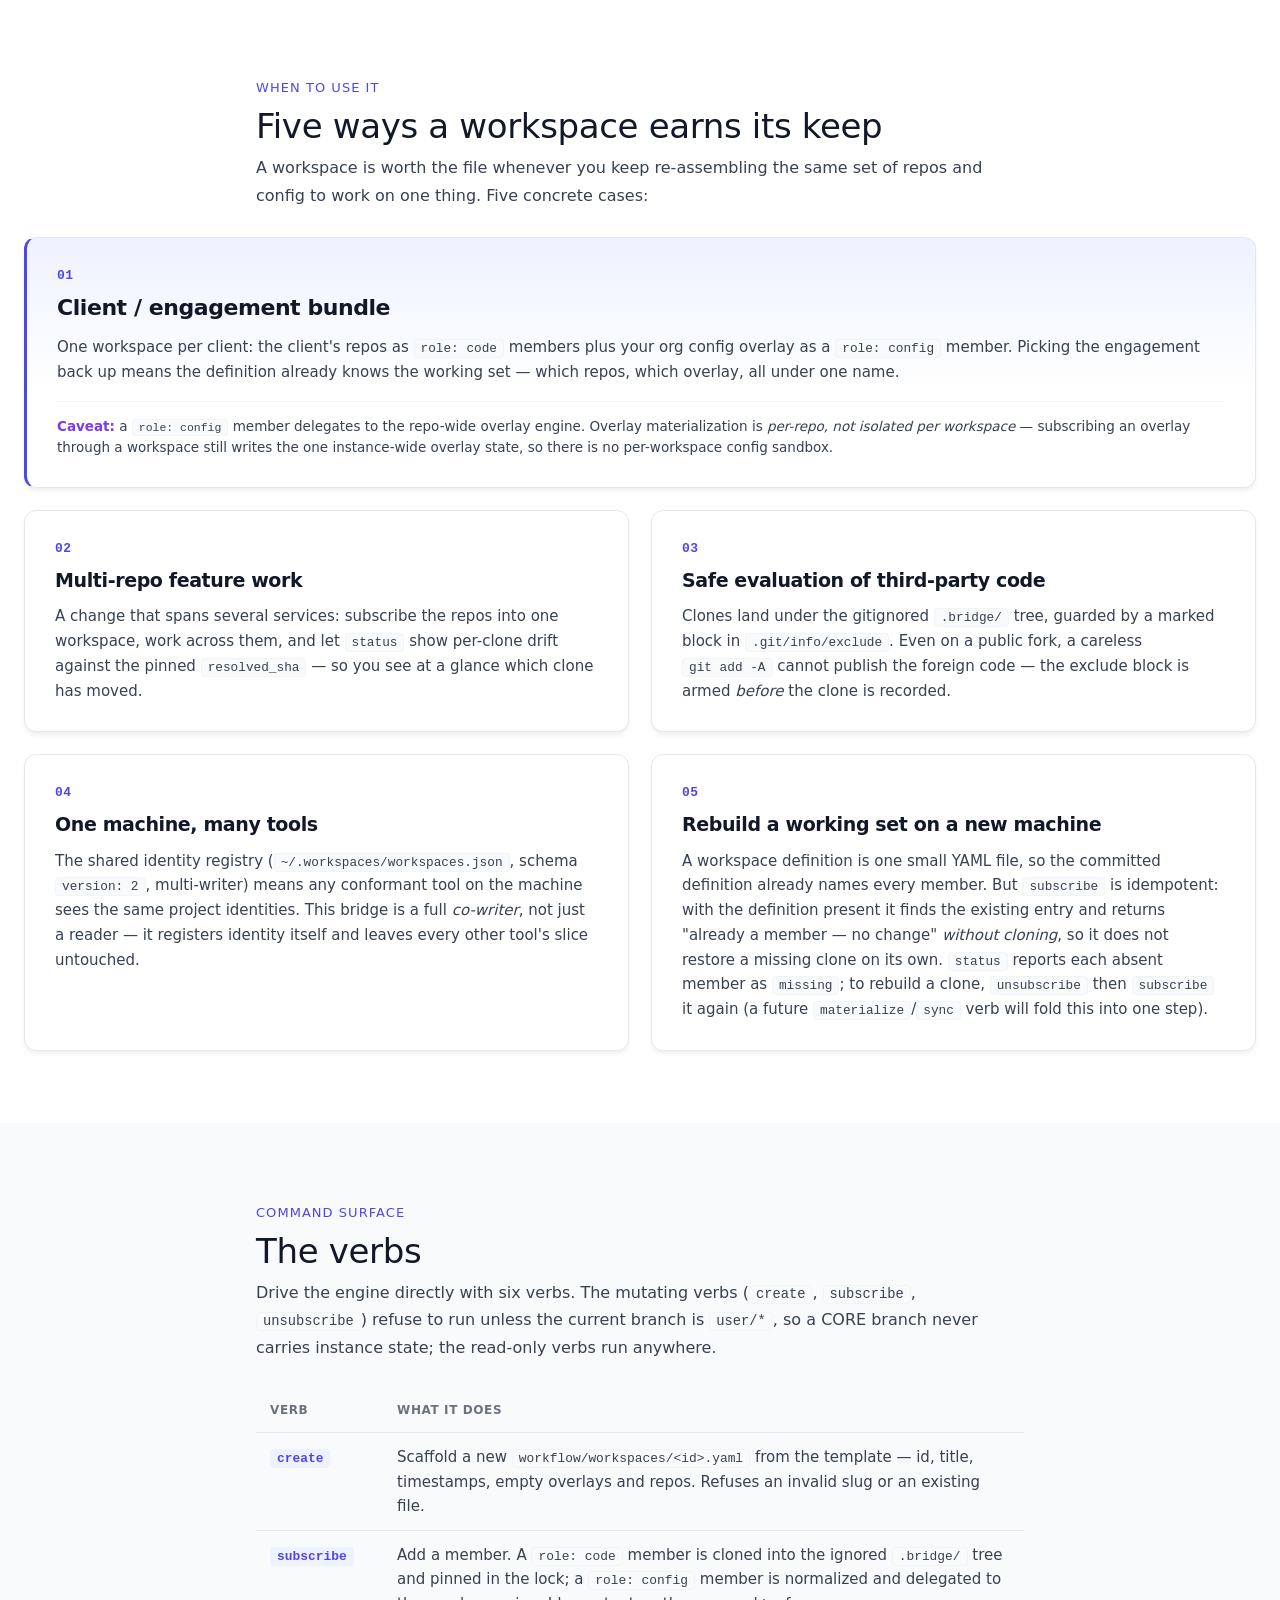
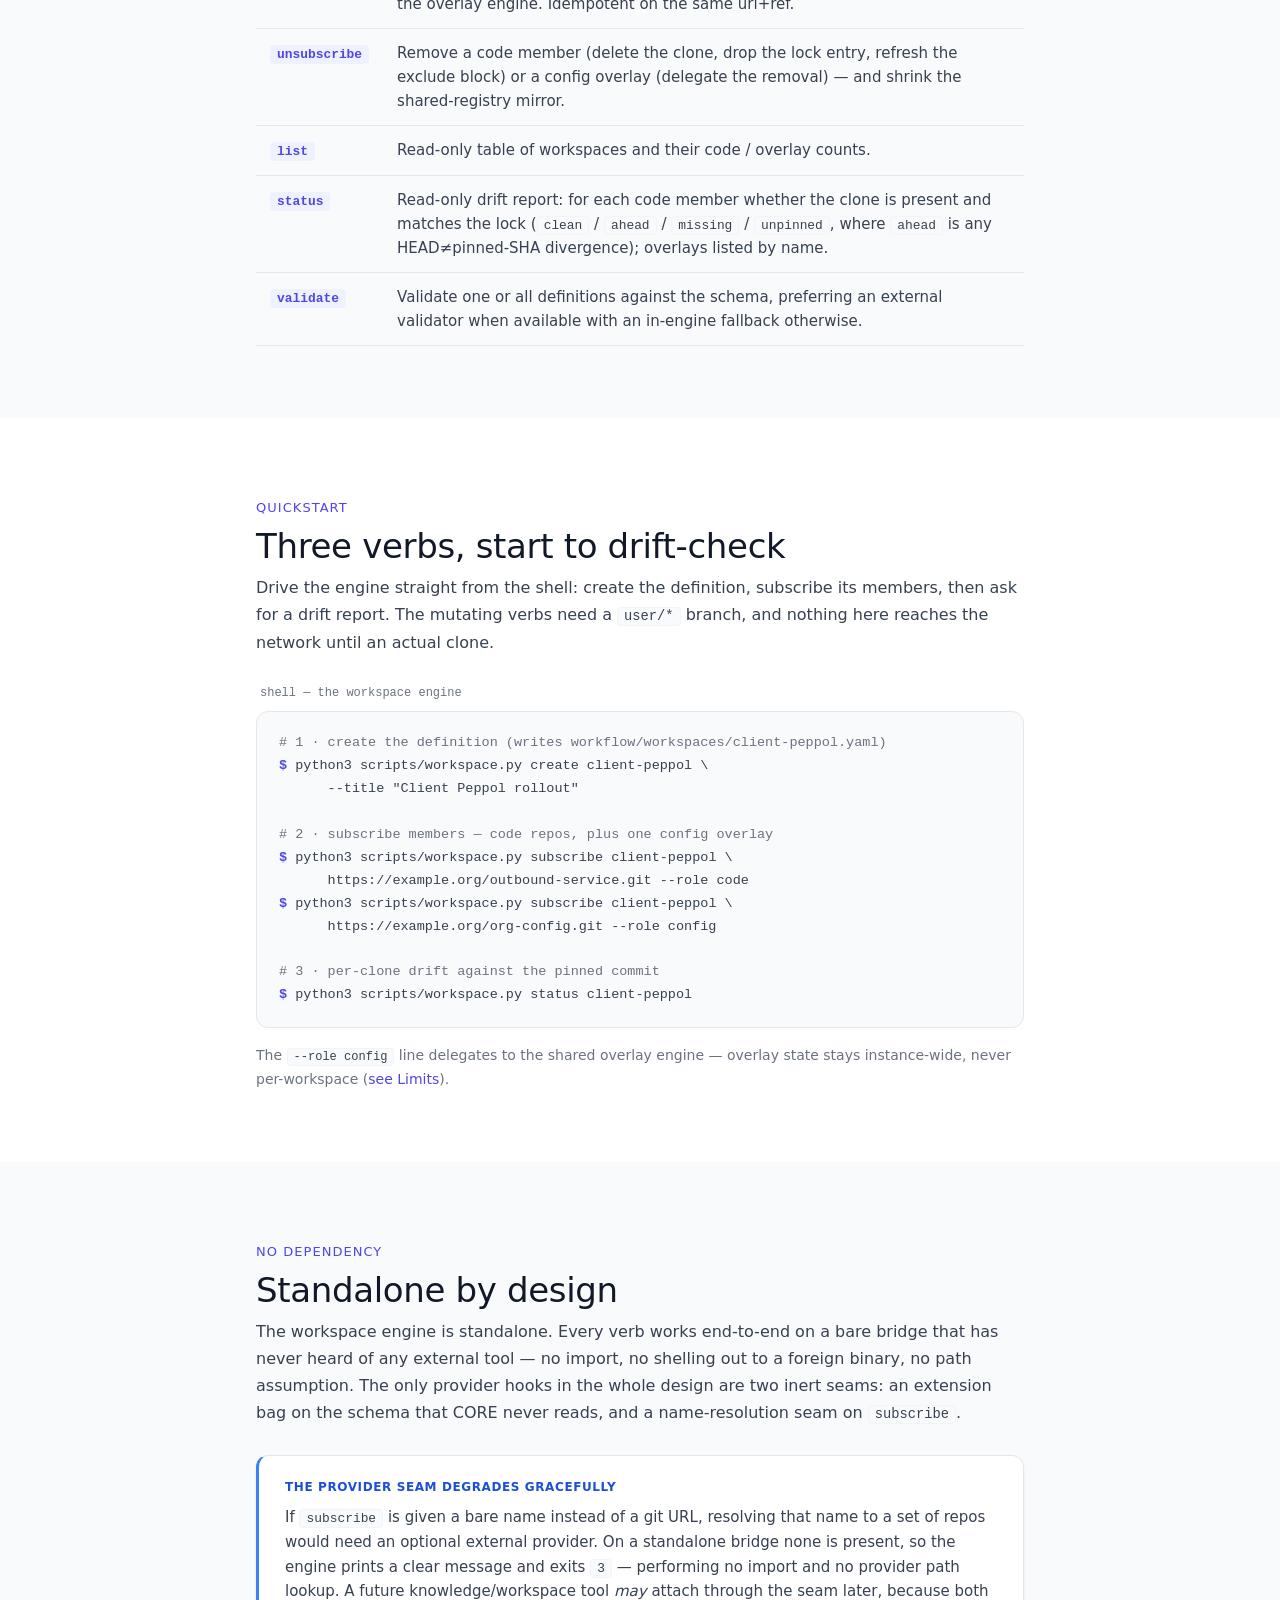
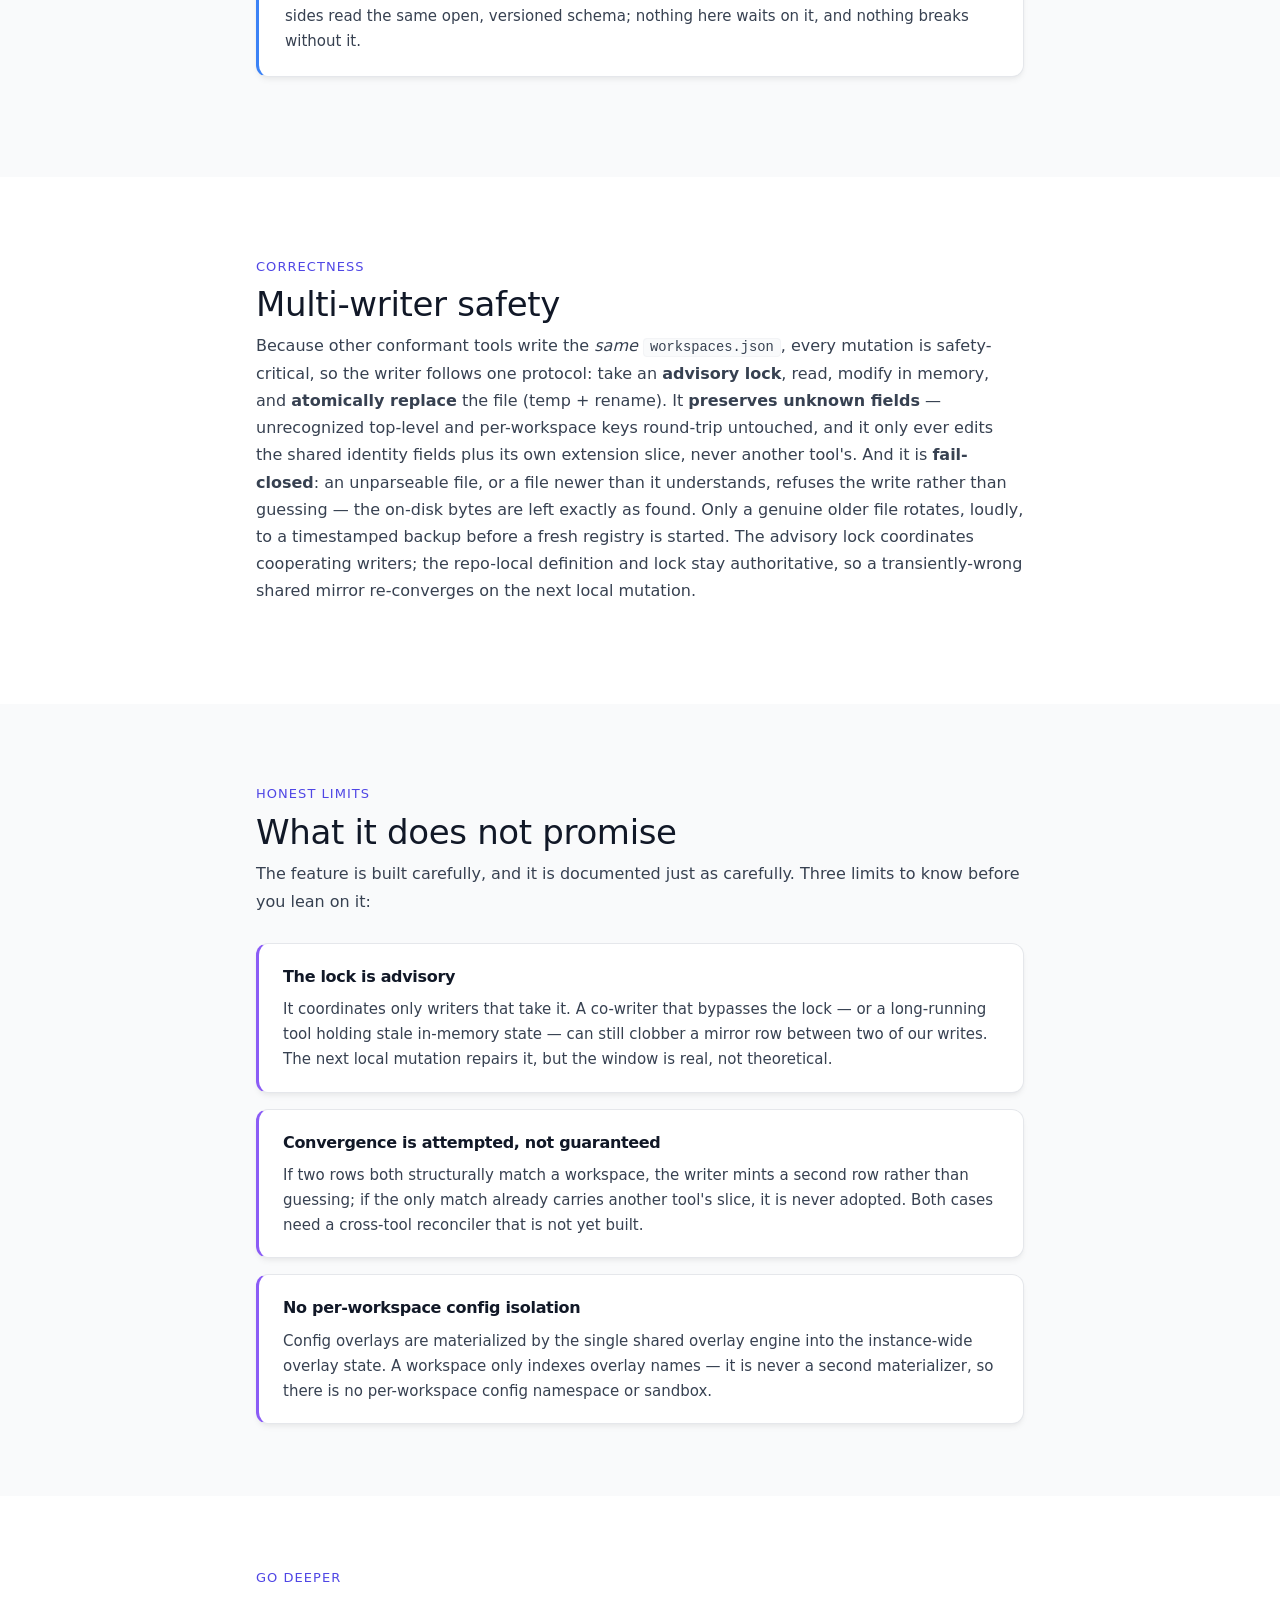
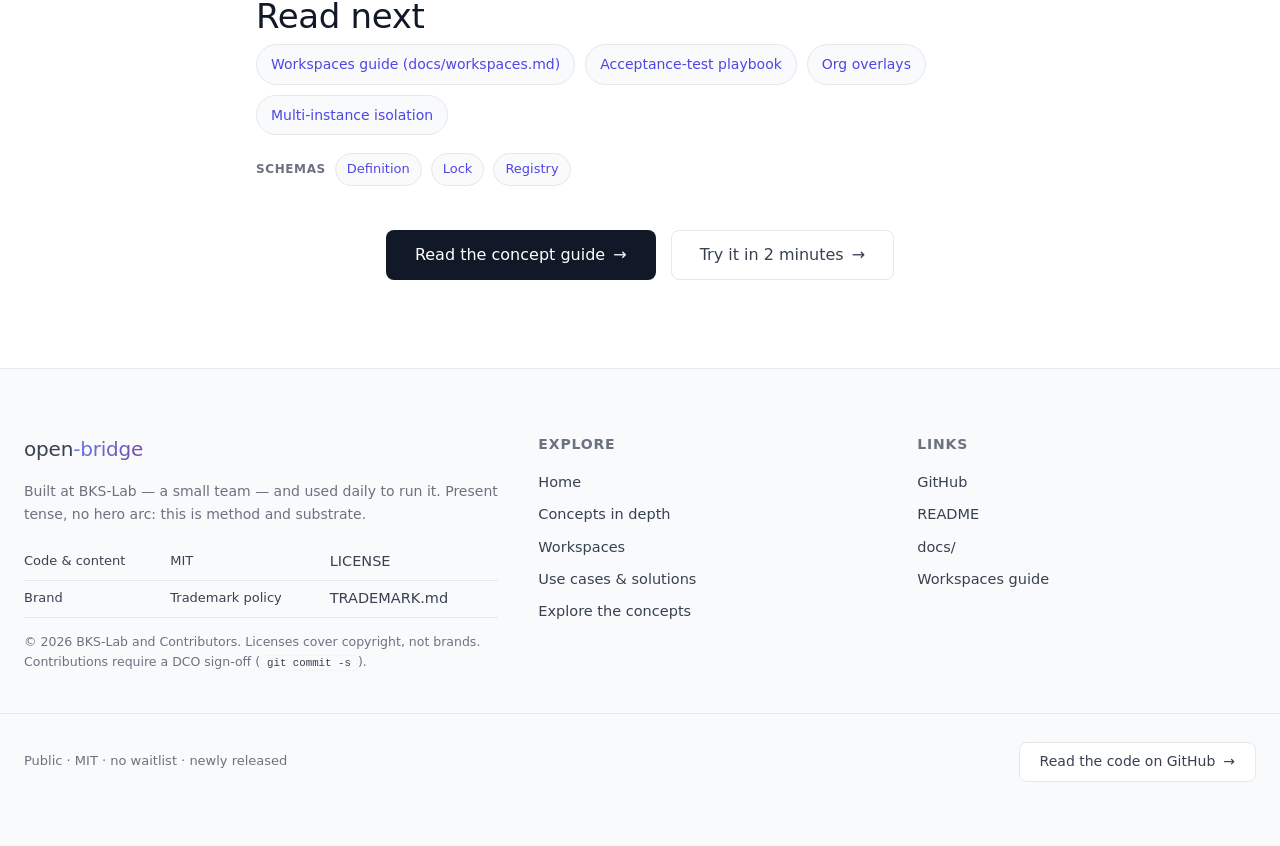
<file: docs/workspaces.html>
<!DOCTYPE html>
<!-- ============================================================================
     BKS open-bridge — workspaces.html  (feature page)
     Built on the shared shell used by index.html / concepts.html.
     Self-contained single file, GitHub-Pages-ready, fully offline, native UTF-8.
     Bilingual EN/DE (data-lang spans + L toggle), tool-neutral, no external assets.
     ============================================================================ -->
<html lang="en" data-active-lang="en">
<head>
<meta charset="utf-8">
<meta name="viewport" content="width=device-width, initial-scale=1">
<title>BKS open-bridge — Workspaces</title>
<meta name="description" content="Workspaces in BKS open-bridge — a named binding of member repos and config overlays, split into a shared machine-global identity registry and a repo-local materialization engine, with a standalone-by-design command surface and multi-writer safety.">
<!-- Social / Open Graph -->
<meta property="og:type" content="website">
<meta property="og:title" content="BKS open-bridge — Workspaces">
<meta property="og:description" content="A workspace is a named binding of member repos and config overlays — shared identity registry plus repo-local materialization.">
<meta property="og:url" content="https://bks-lab.github.io/open-bridge/workspaces.html">
<meta property="og:image" content="https://bks-lab.github.io/open-bridge/social-preview.png">
<meta property="og:image:width" content="1280">
<meta property="og:image:height" content="640">
<meta name="twitter:card" content="summary_large_image">
<meta name="twitter:title" content="BKS open-bridge — Workspaces">
<meta name="twitter:description" content="A workspace is a named binding of member repos and config overlays.">

<!-- Anti-FOUC pre-paint: theme + language set BEFORE the stylesheet paints. -->
<script>
(function(){
  var r = document.documentElement;
  try{
    var t = localStorage.getItem("ob-theme");
    if(t === "dark" || (!t && window.matchMedia && window.matchMedia("(prefers-color-scheme: dark)").matches)){
      r.classList.add("dark");
    }
  }catch(e){}
  try{
    var l = localStorage.getItem("ob-lang");
    var lang = (l === "de") ? "de" : (r.getAttribute("lang") || "en");
    r.setAttribute("data-active-lang", lang); r.setAttribute("lang", lang);
  }catch(e){ r.setAttribute("data-active-lang","en"); }
})();
</script>

<link rel="stylesheet" href="assets/brand.css">
<style>
/* ============================================================
   BKS open-bridge shared shell — single file, fully offline.
   Colour / type / space tokens lifted from DESIGN.md (Editorial
   Minimalism). No external fonts, no CDN, no network calls.
   ============================================================ */

:root{
  --ink:#111827; --muted:#6B7280;
  --surface:#FFFFFF; --surface-subtle:#F9FAFB; --surface-muted:#F3F4F6;
  --on-primary:#FFFFFF; --on-surface:#374151;
  --line:#E5E7EB; --line-subtle:#F3F4F6;
  --accent-from:#667EEA; --accent-to:#764BA2;
  --accent:#6366F1; --accent-secondary:#8B5CF6;
  --ok:#10B981; --info:#3B82F6;
  --font-sans:Inter,-apple-system,BlinkMacSystemFont,"Segoe UI",system-ui,Roboto,"Helvetica Neue",Arial,sans-serif;
  --font-mono:"SF Mono",Monaco,"Cascadia Code","Roboto Mono",Consolas,"Liberation Mono",monospace;

  --accent-text:#4F46E5;
  --accent-soft:#EEF2FF;
  --ok-text:#047857;
  --info-text:#1D4ED8;
  --attention-text:#7C3AED;
  --code-bg:#F9FAFB;

  --primary:var(--ink); --secondary:var(--muted);
  --border:var(--line); --border-subtle:var(--line-subtle);
  --on-surface-muted:var(--muted);
  --success:var(--ok); --attention:var(--accent-secondary);
  --mono:var(--font-mono);

  --shadow-soft:0 4px 6px -1px rgba(0,0,0,.05),0 2px 4px -1px rgba(0,0,0,.03);
  --shadow-hover:0 20px 25px -5px rgba(0,0,0,.08),0 10px 10px -5px rgba(0,0,0,.04);

  --section-y:96px;
  --container:80rem; --hero-w:72rem; --prose-w:48rem;
  --r-sm:4px; --r-md:8px; --r-lg:12px; --r-xl:16px; --r-full:9999px;
}

/* ---- Header ---- */
header.nav{
  position:sticky;top:0;z-index:50;height:auto;min-height:64px;
  display:flex;align-items:center;
  background:color-mix(in srgb,var(--surface) 82%,transparent);
  backdrop-filter:blur(12px);-webkit-backdrop-filter:blur(12px);
  border-bottom:1px solid var(--border);
}

/* ---- Footer ---- */

@media (max-width:860px){ .foot-grid>*{min-width:0} }
@media (prefers-reduced-motion:reduce){
  .reveal{opacity:1;transform:none}
}
@media print{
  header.nav,.icon-btn,.seg{display:none!important}
  .reveal{opacity:1!important;transform:none!important}
}
</style>

<!-- ============ page-specific styles (workspaces.html) ============ -->
<style>
:target{scroll-margin-top:84px}
[id]{scroll-margin-top:84px}

code, .mono{
  font-family:var(--mono);font-size:0.86em;background:var(--code-bg);
  border:1px solid var(--border-subtle);border-radius:var(--r-sm);padding:1px 6px;color:var(--on-surface);
}
.prose p code{white-space:nowrap}

.page-hero{padding-block:64px 40px}
.page-hero .eyebrow{margin-bottom:14px}
.page-hero p.lede{margin-top:18px;font-size:18px;font-weight:300;color:var(--on-surface)}

.lead-def{
  margin-top:40px;max-width:var(--prose-w);margin-inline:auto;
  border:1px solid var(--border);border-left:3px solid var(--accent-text);
  border-radius:var(--r-lg);background:var(--surface-subtle);
  padding:30px 34px;box-shadow:var(--shadow-soft);
}
.lead-def .k{font-size:13px;font-weight:600;letter-spacing:0.06em;text-transform:uppercase;color:var(--accent-text)}
.lead-def .def{margin-top:12px;font-size:22px;font-weight:300;line-height:1.45;color:var(--primary)}
.lead-def .more{margin-top:16px;font-size:15px}
.lead-def .more a{font-weight:500;text-decoration:none}
.lead-def .more a:hover{text-decoration:underline}

.grp{max-width:var(--prose-w);margin:0 auto 8px;padding-top:8px}
.grp .eyebrow{color:var(--accent-text)}
.grp .h2{margin-top:8px}

.block{max-width:var(--prose-w);margin:0 auto 28px}
.block h3.h3{font-size:24px;font-weight:600;line-height:1.25;color:var(--primary);margin-bottom:10px}
.block p{font-size:16px;line-height:1.7;color:var(--on-surface);margin-bottom:14px}

/* split cards for the identity / materialization halves */
.split{display:grid;grid-template-columns:1fr 1fr;gap:22px;max-width:var(--prose-w);margin:0 auto 8px}
.split .card{padding:26px 28px}
.split .card h4{font-size:13px;font-weight:600;letter-spacing:0.05em;text-transform:uppercase;color:var(--accent-text);margin-bottom:10px}
.split .card p{font-size:15px;line-height:1.65;color:var(--on-surface);margin-bottom:0}
.split .card .tag{display:inline-block;margin-bottom:12px;font-size:12px;font-weight:600;letter-spacing:0.03em;
  padding:4px 10px;border-radius:var(--r-full);border:1px solid var(--border);background:var(--surface-subtle);color:var(--secondary)}
@media (max-width:640px){ .split{grid-template-columns:1fr} }

/* use-case grid ("When to use it") */
.uses{max-width:var(--container);margin:0 auto;display:grid;grid-template-columns:1fr 1fr;gap:22px}
.use{
  background:var(--surface);border:1px solid var(--border);
  border-radius:var(--r-lg);box-shadow:var(--shadow-soft);
  padding:28px 30px;display:flex;flex-direction:column;
  transition:transform .2s ease,box-shadow .2s ease,border-color .2s ease;
}
.use:hover{transform:translateY(-2px);box-shadow:var(--shadow-hover);
  border-color:color-mix(in srgb,var(--accent-text) 30%,var(--border))}
.use .n{font-family:var(--mono);font-size:13px;font-weight:600;color:var(--accent-text);letter-spacing:0.04em;margin-bottom:8px}
.use h3{font-size:19px;font-weight:600;line-height:1.3;color:var(--primary);margin-bottom:12px}
.use p{font-size:15px;line-height:1.65;color:var(--on-surface);margin-bottom:0}
.use code{font-family:var(--mono);font-size:0.85em;background:var(--code-bg);
  border:1px solid var(--border-subtle);border-radius:var(--r-sm);padding:1px 6px;color:var(--on-surface);white-space:nowrap}
.use.flagship{grid-column:1 / -1;border-left:3px solid var(--accent-text);
  background:linear-gradient(180deg,var(--accent-soft),var(--surface) 62%)}
.use.flagship h3{font-size:22px}
.use .caveat{
  margin-top:16px;padding-top:14px;border-top:1px solid var(--border-subtle);
  font-size:13.5px;line-height:1.6;color:var(--on-surface);
}
.use .caveat strong{color:var(--attention-text);font-weight:600}
@media (max-width:780px){ .uses{grid-template-columns:1fr} .use.flagship{grid-column:auto} }

/* verb table */
.verbs{max-width:var(--prose-w);margin:0 auto;overflow-x:auto}
.verbs table{border-collapse:collapse;width:100%;font-size:15px}
.verbs th,.verbs td{text-align:left;padding:12px 14px;border-bottom:1px solid var(--border);vertical-align:top}
.verbs th{font-size:12px;text-transform:uppercase;letter-spacing:0.05em;color:var(--secondary);font-weight:600}
.verbs td.v{white-space:nowrap}
.verbs td.v code{background:var(--accent-soft);border-color:transparent;color:var(--accent-text);font-weight:600}

/* quickstart terminal (reuses the .code grammar from index.html) */
.term{max-width:var(--prose-w);margin:0 auto}
.code-label{
  display:flex;align-items:center;justify-content:space-between;gap:12px;
  font-family:var(--mono);font-size:12px;color:var(--secondary);padding:0 4px 8px;
}
.code{
  font-family:var(--mono);font-size:13.5px;line-height:1.7;
  background:var(--surface-subtle);border:1px solid var(--border);
  border-radius:var(--r-lg);padding:20px 22px;overflow-x:auto;color:var(--on-surface);
  white-space:pre;
}
html.dark .code{background:var(--code-bg)}
.code .cmt{color:var(--secondary)}
.code .k{color:var(--accent-text);font-weight:600}
.code .ok{color:var(--ok-text)}
.code .dir{color:var(--accent-secondary);font-weight:500}
.term .after{max-width:var(--prose-w);margin:16px auto 0;font-size:14px;line-height:1.6;color:var(--secondary)}
.term .after a{color:var(--accent-text);text-decoration:none;font-weight:500}
.term .after a:hover{text-decoration:underline}

/* callout */
.note{
  max-width:var(--prose-w);margin:0 auto 28px;
  border:1px solid var(--border);border-left:3px solid var(--info);
  border-radius:var(--r-lg);background:var(--surface);
  padding:22px 26px;box-shadow:var(--shadow-soft);
}
.note .k{font-size:12px;font-weight:600;letter-spacing:0.05em;text-transform:uppercase;color:var(--info-text);margin-bottom:8px}
.note p{font-size:15px;line-height:1.65;color:var(--on-surface);margin:0}

/* limits list */
.limits{max-width:var(--prose-w);margin:0 auto;display:flex;flex-direction:column;gap:16px}
.limit{
  border:1px solid var(--border);border-left:3px solid var(--attention);
  border-radius:var(--r-lg);background:var(--surface);
  padding:20px 24px;box-shadow:var(--shadow-soft);
}
.limit h4{font-size:16px;font-weight:600;color:var(--primary);margin-bottom:8px}
.limit p{font-size:15px;line-height:1.65;color:var(--on-surface);margin:0}

/* pointer chips */
.pointers{max-width:var(--prose-w);margin:0 auto;display:flex;flex-wrap:wrap;gap:10px}
.pointers a{
  text-decoration:none;color:var(--accent-text);
  padding:8px 14px;border-radius:var(--r-full);
  border:1px solid var(--border);background:var(--surface-subtle);
  font-size:14px;font-weight:500;
}
.pointers a:hover{background:var(--accent-soft)}
.pointers-sub{max-width:var(--prose-w);margin:18px auto 0;display:flex;flex-wrap:wrap;align-items:center;gap:9px;
  font-size:13px;color:var(--secondary)}
.pointers-sub .lab{font-weight:600;color:var(--secondary);text-transform:uppercase;letter-spacing:0.05em;font-size:12px}
.pointers-sub a{
  text-decoration:none;color:var(--accent-text);
  padding:5px 11px;border-radius:var(--r-full);
  border:1px solid var(--border);background:var(--surface-subtle);font-weight:500;
}
.pointers-sub a:hover{background:var(--accent-soft)}

@media (max-width:560px){ .lead-def{padding:24px 22px} .split .card{padding:22px 20px} .use{padding:24px 22px} }
</style>
</head>
<body>

<!-- ======================= STICKY HEADER (shared) ======================= -->
<header class="nav">
  <div class="nav-inner">
    <a class="wordmark" href="index.html">open<span class="text-gradient">-bridge</span></a>
    <nav class="site-nav" aria-label="Site">
      <a href="index.html"><span data-lang="en">Home</span><span data-lang="de">Start</span></a>
      <a href="demo.html"><span data-lang="en">Demo</span><span data-lang="de">Demo</span></a>
      <a href="use-cases.html"><span data-lang="en">Use Cases</span><span data-lang="de">Anwendungsfälle</span></a>
      <a href="concepts.html"><span data-lang="en">Concepts</span><span data-lang="de">Konzepte</span></a>
      <a class="active" aria-current="page" href="workspaces.html"><span data-lang="en">Workspaces</span><span data-lang="de">Workspaces</span></a>
      <a href="workloads.html"><span data-lang="en">Workloads</span><span data-lang="de">Workloads</span></a>
      <a href="agents.html"><span data-lang="en">Agents</span><span data-lang="de">Agents</span></a>
      <a href="explore.html"><span data-lang="en">Explore</span><span data-lang="de">Erkunden</span></a>
      <a href="changelog.html"><span data-lang="en">Changelog</span><span data-lang="de">Changelog</span></a>
    </nav>
    <div class="nav-spacer"></div>
    <div class="nav-chips">
      <a class="chip" href="https://github.com/bks-lab/open-bridge" target="_blank" rel="noopener" aria-label="GitHub repository">
        <svg viewBox="0 0 16 16" width="14" height="14" fill="currentColor" aria-hidden="true"><path d="M8 0C3.58 0 0 3.58 0 8c0 3.54 2.29 6.53 5.47 7.59.4.07.55-.17.55-.38 0-.19-.01-.82-.01-1.49-2.01.37-2.53-.49-2.69-.94-.09-.23-.48-.94-.82-1.13-.28-.15-.68-.52-.01-.53.63-.01 1.08.58 1.23.82.72 1.21 1.87.87 2.33.66.07-.52.28-.87.51-1.07-1.78-.2-3.64-.89-3.64-3.95 0-.87.31-1.59.82-2.15-.08-.2-.36-1.02.08-2.12 0 0 .67-.21 2.2.82.64-.18 1.32-.27 2-.27.68 0 1.36.09 2 .27 1.53-1.04 2.2-.82 2.2-.82.44 1.1.16 1.92.08 2.12.51.56.82 1.27.82 2.15 0 3.07-1.87 3.75-3.65 3.95.29.25.54.73.54 1.48 0 1.07-.01 1.93-.01 2.2 0 .21.15.46.55.38A8.01 8.01 0 0016 8c0-4.42-3.58-8-8-8z"/></svg>
        GitHub
      </a>
      <a class="chip" href="index.html#license" aria-label="MIT license">MIT</a>
      <div class="seg" role="group" aria-label="Language / Sprache">
        <button id="lang-en" type="button" aria-pressed="true" title="Toggle language — press L">EN</button>
        <button id="lang-de" type="button" aria-pressed="false" title="Sprache umschalten — Taste L">DE</button>
      </div>
      <button class="icon-btn" id="theme-toggle" aria-label="Toggle light / dark theme (T)" title="Toggle theme — press T">
        <svg class="moon" viewBox="0 0 24 24" fill="none" stroke="currentColor" stroke-width="2" aria-hidden="true"><path d="M21 12.79A9 9 0 1111.21 3 7 7 0 0021 12.79z"/></svg>
        <svg class="sun" viewBox="0 0 24 24" fill="none" stroke="currentColor" stroke-width="2" aria-hidden="true"><circle cx="12" cy="12" r="5"/><path d="M12 1v2M12 21v2M4.22 4.22l1.42 1.42M18.36 18.36l1.42 1.42M1 12h2M21 12h2M4.22 19.78l1.42-1.42M18.36 5.64l1.42-1.42"/></svg>
      </button>
    </div>
  </div>
</header>

<!-- ============================ PAGE CONTENT ============================ -->
<main id="top">

  <!-- ---- intro + lead definition ---- -->
  <section class="page-hero">
    <div class="container">
      <div class="prose">
        <p class="eyebrow" data-lang="en">Feature</p>
        <p class="eyebrow" data-lang="de">Feature</p>
        <h1 class="h1">Workspaces</h1>
        <p class="lede" data-lang="en">A workspace is how a bridge binds together the pieces it needs to work on one thing — the config overlays it subscribes to and the member repos it clones into its working set — under one name. It sits <em>above</em> the overlay mechanism, adds a second membership dimension (code repos), and mirrors a small, tool-neutral identity into a shared registry so any conformant tool can answer "which project is this directory in?"</p>
        <p class="lede" data-lang="de">Ein Workspace ist die Art, wie eine Bridge die Teile bündelt, die sie für eine Sache braucht — die Config-Overlays, die sie abonniert, und die Member-Repos, die sie in ihr Arbeitsset klont — unter einem Namen. Er liegt <em>über</em> dem Overlay-Mechanismus, fügt eine zweite Mitgliedschafts-Dimension hinzu (Code-Repos) und spiegelt eine kleine, tool-neutrale Identität in eine geteilte Registry, sodass jedes konforme Tool beantworten kann: „In welchem Projekt liegt dieses Verzeichnis?"</p>
      </div>

      <div class="lead-def">
        <div class="k" data-lang="en">What is a workspace?</div>
        <div class="k" data-lang="de">Was ist ein Workspace?</div>
        <p class="def" data-lang="en">A <strong>named binding of member repos + config overlays</strong>. Each workspace is one file — <code>workflow/workspaces/&lt;id&gt;.yaml</code> — read and mutated by a standalone engine, with a generated lock recording the resolved reality of its code-member clones.</p>
        <p class="def" data-lang="de">Eine <strong>benannte Bindung von Member-Repos + Config-Overlays</strong>. Jeder Workspace ist eine Datei — <code>workflow/workspaces/&lt;id&gt;.yaml</code> — von einer eigenständigen Engine gelesen und verändert, mit einem generierten Lock, das die aufgelöste Realität seiner Code-Member-Klone festhält.</p>
        <p class="more">
          <a href="https://github.com/bks-lab/open-bridge/blob/main/docs/workspaces.md" target="_blank" rel="noopener"><span data-lang="en">Read the full workspaces guide →</span><span data-lang="de">Den vollständigen Workspaces-Guide lesen →</span></a>
        </p>
      </div>
    </div>
  </section>

  <!-- ---- the identity / materialization split ---- -->
  <section class="alt" style="padding-block:56px 72px">
    <div class="container">
      <div class="grp reveal">
        <p class="eyebrow" data-lang="en">The core split</p>
        <p class="eyebrow" data-lang="de">Die zentrale Trennung</p>
        <h2 class="h2" data-lang="en">Identity vs. materialization</h2>
        <h2 class="h2" data-lang="de">Identität vs. Materialisierung</h2>
      </div>
      <div class="block reveal">
        <p data-lang="en">A workspace has two separable halves. <strong>Identity</strong> is <em>which</em> project this is — its name, the directories it roots at, and its git remotes. A set of projects is a fact about the <em>machine</em>, not about one repo or one tool, so identity is <strong>shared</strong> and lives in a tool-neutral registry outside any single tool. <strong>Materialization</strong> is <em>how</em> one instance realises the workspace locally — the code clones, the lock, and the exclude guard. Those are implementation details of a single instance, so that half stays <strong>repo-local</strong>.</p>
        <p data-lang="de">Ein Workspace hat zwei trennbare Hälften. <strong>Identität</strong> ist, <em>welches</em> Projekt dies ist — sein Name, die Verzeichnisse, an denen er wurzelt, und seine Git-Remotes. Welche Projekte es gibt, ist eine Tatsache über die <em>Maschine</em>, nicht über ein Repo oder ein Tool — also ist Identität <strong>geteilt</strong> und lebt in einer tool-neutralen Registry außerhalb jedes einzelnen Tools. <strong>Materialisierung</strong> ist, <em>wie</em> eine Instanz den Workspace lokal umsetzt — die Code-Klone, das Lock und der Exclude-Schutz. Das sind Implementierungsdetails einer einzelnen Instanz, also bleibt diese Hälfte <strong>repo-lokal</strong>.</p>
      </div>
      <div class="split reveal">
        <div class="card">
          <span class="tag" data-lang="en">machine-global · shared</span>
          <span class="tag" data-lang="de">maschinenweit · geteilt</span>
          <h4 data-lang="en">Shared identity registry</h4>
          <h4 data-lang="de">Geteilte Identitäts-Registry</h4>
          <p data-lang="en">A single JSON file at <code>$WORKSPACES_DIR/workspaces.json</code> (else <code>~/.workspaces/workspaces.json</code>), schema <code>version: 2</code>. It records name, directories, and git remotes so several conformant co-writers agree on project identity. This bridge is a first-class <em>writer</em>, not just a reader — it registers a workspace's identity itself, keyed by an instance-qualified id so two instances that share a slug never clobber each other.</p>
          <p data-lang="de">Eine einzelne JSON-Datei unter <code>$WORKSPACES_DIR/workspaces.json</code> (sonst <code>~/.workspaces/workspaces.json</code>), Schema <code>version: 2</code>. Sie erfasst Name, Verzeichnisse und Git-Remotes, sodass mehrere konforme Co-Writer sich über die Projekt-Identität einig sind. Diese Bridge ist ein vollwertiger <em>Writer</em>, nicht nur ein Reader — sie registriert die Identität eines Workspaces selbst, geschlüsselt über eine instanz-qualifizierte ID, sodass zwei Instanzen mit gleichem Slug einander nie überschreiben.</p>
        </div>
        <div class="card">
          <span class="tag" data-lang="en">repo-local · per-instance</span>
          <span class="tag" data-lang="de">repo-lokal · pro Instanz</span>
          <h4 data-lang="en">Repo-local materialization</h4>
          <h4 data-lang="de">Repo-lokale Materialisierung</h4>
          <p data-lang="en">A generated <code>workspaces.lock.yaml</code> pins each <code>role: code</code> member to its resolved commit. The clones live under an ignored <code>.bridge/workspaces/&lt;id&gt;/</code> tree, and a marked block in the local, untracked <code>.git/info/exclude</code> keeps them out of git — so even a public fork can never <code>git add -A</code>-publish foreign code. The tracked <code>.gitignore</code> is never touched.</p>
          <p data-lang="de">Ein generiertes <code>workspaces.lock.yaml</code> pinnt jedes <code>role: code</code>-Member auf seinen aufgelösten Commit. Die Klone liegen unter einem ignorierten <code>.bridge/workspaces/&lt;id&gt;/</code>-Baum, und ein markierter Block in der lokalen, nicht versionierten <code>.git/info/exclude</code> hält sie aus Git heraus — sodass selbst ein öffentlicher Fork fremden Code nie per <code>git add -A</code> veröffentlichen kann. Die versionierte <code>.gitignore</code> wird nie angefasst.</p>
        </div>
      </div>
    </div>
  </section>

  <!-- ---- when to use it (use cases) ---- -->
  <section style="padding-block:72px">
    <div class="container">
      <div class="grp reveal">
        <p class="eyebrow" data-lang="en">When to use it</p>
        <p class="eyebrow" data-lang="de">Wann man es nutzt</p>
        <h2 class="h2" data-lang="en">Five ways a workspace earns its keep</h2>
        <h2 class="h2" data-lang="de">Fünf Situationen, in denen ein Workspace sich lohnt</h2>
      </div>
      <div class="block reveal">
        <p data-lang="en">A workspace is worth the file whenever you keep re-assembling the same set of repos and config to work on one thing. Five concrete cases:</p>
        <p data-lang="de">Ein Workspace ist die Datei wert, sobald du immer wieder dieselbe Menge an Repos und Config zusammensetzt, um an einer Sache zu arbeiten. Fünf konkrete Fälle:</p>
      </div>
      <div class="uses reveal">

        <div class="use flagship">
          <div class="n">01</div>
          <h3 data-lang="en">Client / engagement bundle</h3>
          <h3 data-lang="de">Kunden- / Auftragsbündel</h3>
          <p data-lang="en">One workspace per client: the client's repos as <code>role: code</code> members plus your org config overlay as a <code>role: config</code> member. Picking the engagement back up means the definition already knows the working set — which repos, which overlay, all under one name.</p>
          <p data-lang="de">Ein Workspace pro Kunde: die Repos des Kunden als <code>role: code</code>-Member plus dein Org-Config-Overlay als <code>role: config</code>-Member. Den Auftrag wieder aufzunehmen heißt: die Definition kennt das Arbeitsset bereits — welche Repos, welches Overlay, alles unter einem Namen.</p>
          <p class="caveat" data-lang="en"><strong>Caveat:</strong> a <code>role: config</code> member delegates to the repo-wide overlay engine. Overlay materialization is <em>per-repo, not isolated per workspace</em> — subscribing an overlay through a workspace still writes the one instance-wide overlay state, so there is no per-workspace config sandbox.</p>
          <p class="caveat" data-lang="de"><strong>Vorbehalt:</strong> ein <code>role: config</code>-Member delegiert an die repo-weite Overlay-Engine. Die Overlay-Materialisierung erfolgt <em>pro Repo, nicht isoliert pro Workspace</em> — ein Overlay über einen Workspace zu abonnieren schreibt weiterhin den einen instanzweiten Overlay-Zustand, es gibt also keine Config-Sandbox pro Workspace.</p>
        </div>

        <div class="use">
          <div class="n">02</div>
          <h3 data-lang="en">Multi-repo feature work</h3>
          <h3 data-lang="de">Multi-Repo-Feature-Arbeit</h3>
          <p data-lang="en">A change that spans several services: subscribe the repos into one workspace, work across them, and let <code>status</code> show per-clone drift against the pinned <code>resolved_sha</code> — so you see at a glance which clone has moved.</p>
          <p data-lang="de">Eine Änderung über mehrere Services hinweg: abonniere die Repos in einen Workspace, arbeite quer über sie und lass <code>status</code> die Drift pro Klon gegen den gepinnten <code>resolved_sha</code> zeigen — so siehst du auf einen Blick, welcher Klon sich bewegt hat.</p>
        </div>

        <div class="use">
          <div class="n">03</div>
          <h3 data-lang="en">Safe evaluation of third-party code</h3>
          <h3 data-lang="de">Sichere Prüfung von Fremdcode</h3>
          <p data-lang="en">Clones land under the gitignored <code>.bridge/</code> tree, guarded by a marked block in <code>.git/info/exclude</code>. Even on a public fork, a careless <code>git add -A</code> cannot publish the foreign code — the exclude block is armed <em>before</em> the clone is recorded.</p>
          <p data-lang="de">Klone landen unter dem gitignorierten <code>.bridge/</code>-Baum, abgesichert durch einen markierten Block in <code>.git/info/exclude</code>. Selbst auf einem öffentlichen Fork kann ein unbedachtes <code>git add -A</code> den Fremdcode nicht veröffentlichen — der Exclude-Block ist scharf, <em>bevor</em> der Klon überhaupt vermerkt wird.</p>
        </div>

        <div class="use">
          <div class="n">04</div>
          <h3 data-lang="en">One machine, many tools</h3>
          <h3 data-lang="de">Eine Maschine, viele Tools</h3>
          <p data-lang="en">The shared identity registry (<code>~/.workspaces/workspaces.json</code>, schema <code>version: 2</code>, multi-writer) means any conformant tool on the machine sees the same project identities. This bridge is a full <em>co-writer</em>, not just a reader — it registers identity itself and leaves every other tool's slice untouched.</p>
          <p data-lang="de">Die geteilte Identitäts-Registry (<code>~/.workspaces/workspaces.json</code>, Schema <code>version: 2</code>, Multi-Writer) sorgt dafür, dass jedes konforme Tool auf der Maschine dieselben Projekt-Identitäten sieht. Diese Bridge ist ein vollwertiger <em>Co-Writer</em>, nicht nur ein Reader — sie registriert Identität selbst und lässt den Slice jedes anderen Tools unangetastet.</p>
        </div>

        <div class="use">
          <div class="n">05</div>
          <h3 data-lang="en">Rebuild a working set on a new machine</h3>
          <h3 data-lang="de">Ein Arbeitsset auf einer neuen Maschine wiederaufbauen</h3>
          <p data-lang="en">A workspace definition is one small YAML file, so the committed definition already names every member. But <code>subscribe</code> is idempotent: with the definition present it finds the existing entry and returns "already a member — no change" <em>without cloning</em>, so it does not restore a missing clone on its own. <code>status</code> reports each absent member as <code>missing</code>; to rebuild a clone, <code>unsubscribe</code> then <code>subscribe</code> it again (a future <code>materialize</code>/<code>sync</code> verb will fold this into one step).</p>
          <p data-lang="de">Eine Workspace-Definition ist eine kleine YAML-Datei — die versionierte Definition benennt also bereits jeden Member. Aber <code>subscribe</code> ist idempotent: liegt die Definition vor, findet es den vorhandenen Eintrag und meldet „already a member — no change" <em>ohne zu klonen</em>, stellt einen fehlenden Klon also nicht von selbst wieder her. <code>status</code> meldet jeden fehlenden Member als <code>missing</code>; um einen Klon wiederaufzubauen, den Member per <code>unsubscribe</code> entfernen und erneut <code>subscribe</code>-n (ein künftiges <code>materialize</code>/<code>sync</code>-Verb wird das in einen Schritt fassen).</p>
        </div>

      </div>
    </div>
  </section>

  <!-- ---- the verbs ---- -->
  <section class="alt" style="padding-block:72px">
    <div class="container">
      <div class="grp reveal">
        <p class="eyebrow" data-lang="en">Command surface</p>
        <p class="eyebrow" data-lang="de">Befehlsoberfläche</p>
        <h2 class="h2" data-lang="en">The verbs</h2>
        <h2 class="h2" data-lang="de">Die Verben</h2>
      </div>
      <div class="block reveal">
        <p data-lang="en">Drive the engine directly with six verbs. The mutating verbs (<code>create</code>, <code>subscribe</code>, <code>unsubscribe</code>) refuse to run unless the current branch is <code>user/*</code>, so a CORE branch never carries instance state; the read-only verbs run anywhere.</p>
        <p data-lang="de">Steuere die Engine direkt mit sechs Verben. Die verändernden Verben (<code>create</code>, <code>subscribe</code>, <code>unsubscribe</code>) verweigern die Ausführung, sofern der aktuelle Branch nicht <code>user/*</code> ist — so trägt ein CORE-Branch nie Instanz-Zustand; die lesenden Verben laufen überall.</p>
      </div>
      <div class="verbs reveal">
        <table>
          <thead><tr>
            <th><span data-lang="en">Verb</span><span data-lang="de">Verb</span></th>
            <th><span data-lang="en">What it does</span><span data-lang="de">Was es tut</span></th>
          </tr></thead>
          <tbody>
            <tr><td class="v"><code>create</code></td><td>
              <span data-lang="en">Scaffold a new <code>workflow/workspaces/&lt;id&gt;.yaml</code> from the template — id, title, timestamps, empty overlays and repos. Refuses an invalid slug or an existing file.</span>
              <span data-lang="de">Legt eine neue <code>workflow/workspaces/&lt;id&gt;.yaml</code> aus dem Template an — ID, Titel, Zeitstempel, leere Overlays und Repos. Verweigert einen ungültigen Slug oder eine bereits existierende Datei.</span>
            </td></tr>
            <tr><td class="v"><code>subscribe</code></td><td>
              <span data-lang="en">Add a member. A <code>role: code</code> member is cloned into the ignored <code>.bridge/</code> tree and pinned in the lock; a <code>role: config</code> member is normalized and delegated to the overlay engine. Idempotent on the same url+ref.</span>
              <span data-lang="de">Fügt ein Member hinzu. Ein <code>role: code</code>-Member wird in den ignorierten <code>.bridge/</code>-Baum geklont und im Lock gepinnt; ein <code>role: config</code>-Member wird normalisiert und an die Overlay-Engine delegiert. Idempotent bei gleicher url+ref.</span>
            </td></tr>
            <tr><td class="v"><code>unsubscribe</code></td><td>
              <span data-lang="en">Remove a code member (delete the clone, drop the lock entry, refresh the exclude block) or a config overlay (delegate the removal) — and shrink the shared-registry mirror.</span>
              <span data-lang="de">Entfernt ein Code-Member (löscht den Klon, streicht den Lock-Eintrag, baut den Exclude-Block neu) oder ein Config-Overlay (delegiert die Entfernung) — und verkleinert den Spiegel in der geteilten Registry.</span>
            </td></tr>
            <tr><td class="v"><code>list</code></td><td>
              <span data-lang="en">Read-only table of workspaces and their code / overlay counts.</span>
              <span data-lang="de">Nur-Lese-Tabelle der Workspaces mit ihren Code- / Overlay-Zählungen.</span>
            </td></tr>
            <tr><td class="v"><code>status</code></td><td>
              <span data-lang="en">Read-only drift report: for each code member whether the clone is present and matches the lock (<code>clean</code> / <code>ahead</code> / <code>missing</code> / <code>unpinned</code>, where <code>ahead</code> is any HEAD≠pinned-SHA divergence); overlays listed by name.</span>
              <span data-lang="de">Nur-Lese-Drift-Bericht: für jedes Code-Member, ob der Klon vorhanden ist und zum Lock passt (<code>clean</code> / <code>ahead</code> / <code>missing</code> / <code>unpinned</code>, wobei <code>ahead</code> jede Abweichung HEAD≠gepinnte-SHA meint); Overlays namentlich aufgeführt.</span>
            </td></tr>
            <tr><td class="v"><code>validate</code></td><td>
              <span data-lang="en">Validate one or all definitions against the schema, preferring an external validator when available with an in-engine fallback otherwise.</span>
              <span data-lang="de">Validiert eine oder alle Definitionen gegen das Schema — bevorzugt einen externen Validator, falls vorhanden, sonst mit engine-internem Fallback.</span>
            </td></tr>
          </tbody>
        </table>
      </div>
    </div>
  </section>

  <!-- ---- quickstart ---- -->
  <section style="padding-block:72px">
    <div class="container">
      <div class="grp reveal">
        <p class="eyebrow" data-lang="en">Quickstart</p>
        <p class="eyebrow" data-lang="de">Schnellstart</p>
        <h2 class="h2" data-lang="en">Three verbs, start to drift-check</h2>
        <h2 class="h2" data-lang="de">Drei Verben, von Anlegen bis Drift-Check</h2>
      </div>
      <div class="block reveal">
        <p data-lang="en">Drive the engine straight from the shell: create the definition, subscribe its members, then ask for a drift report. The mutating verbs need a <code>user/*</code> branch, and nothing here reaches the network until an actual clone.</p>
        <p data-lang="de">Steuere die Engine direkt aus der Shell: lege die Definition an, abonniere ihre Member und fordere dann einen Drift-Bericht an. Die verändernden Verben brauchen einen <code>user/*</code>-Branch, und nichts hier geht ins Netz, bevor tatsächlich geklont wird.</p>
      </div>
      <div class="term reveal">
        <div class="code-label">
          <span data-lang="en">shell — the workspace engine</span>
          <span data-lang="de">Shell — die Workspace-Engine</span>
        </div>
        <pre class="code"><span class="cmt"># 1 · create the definition (writes workflow/workspaces/client-peppol.yaml)</span>
<span class="k">$</span> python3 scripts/workspace.py create client-peppol \
      --title "Client Peppol rollout"

<span class="cmt"># 2 · subscribe members — code repos, plus one config overlay</span>
<span class="k">$</span> python3 scripts/workspace.py subscribe client-peppol \
      https://example.org/outbound-service.git --role code
<span class="k">$</span> python3 scripts/workspace.py subscribe client-peppol \
      https://example.org/org-config.git --role config

<span class="cmt"># 3 · per-clone drift against the pinned commit</span>
<span class="k">$</span> python3 scripts/workspace.py status client-peppol</pre>
        <p class="after" data-lang="en">The <code>--role config</code> line delegates to the shared overlay engine — overlay state stays instance-wide, never per-workspace (<a href="#limits">see Limits</a>).</p>
        <p class="after" data-lang="de">Die <code>--role config</code>-Zeile delegiert an die geteilte Overlay-Engine — der Overlay-Zustand bleibt instanzweit, nie pro Workspace (<a href="#limits">siehe Grenzen</a>).</p>
      </div>
    </div>
  </section>

  <!-- ---- standalone by design ---- -->
  <section class="alt" style="padding-block:72px">
    <div class="container">
      <div class="grp reveal">
        <p class="eyebrow" data-lang="en">No dependency</p>
        <p class="eyebrow" data-lang="de">Keine Abhängigkeit</p>
        <h2 class="h2" data-lang="en">Standalone by design</h2>
        <h2 class="h2" data-lang="de">Eigenständig by Design</h2>
      </div>
      <div class="block reveal">
        <p data-lang="en">The workspace engine is standalone. Every verb works end-to-end on a bare bridge that has never heard of any external tool — no import, no shelling out to a foreign binary, no path assumption. The only provider hooks in the whole design are two inert seams: an extension bag on the schema that CORE never reads, and a name-resolution seam on <code>subscribe</code>.</p>
        <p data-lang="de">Die Workspace-Engine ist eigenständig. Jedes Verb funktioniert Ende zu Ende auf einer nackten Bridge, die nie von einem externen Tool gehört hat — kein Import, kein Aufruf eines fremden Binaries, keine Pfad-Annahme. Die einzigen Provider-Hooks im ganzen Design sind zwei inerte Nahtstellen: eine Erweiterungs-Tasche am Schema, die CORE nie liest, und eine Namensauflösungs-Nahtstelle an <code>subscribe</code>.</p>
      </div>
      <div class="note reveal">
        <div class="k" data-lang="en">The provider seam degrades gracefully</div>
        <div class="k" data-lang="de">Die Provider-Nahtstelle scheitert sanft</div>
        <p data-lang="en">If <code>subscribe</code> is given a bare name instead of a git URL, resolving that name to a set of repos would need an optional external provider. On a standalone bridge none is present, so the engine prints a clear message and exits <code>3</code> — performing no import and no provider path lookup. A future knowledge/workspace tool <em>may</em> attach through the seam later, because both sides read the same open, versioned schema; nothing here waits on it, and nothing breaks without it.</p>
        <p data-lang="de">Bekommt <code>subscribe</code> einen bloßen Namen statt einer Git-URL, bräuchte das Auflösen dieses Namens zu einer Menge von Repos einen optionalen externen Provider. Auf einer eigenständigen Bridge ist keiner vorhanden — also gibt die Engine eine klare Meldung aus und beendet mit <code>3</code>, ganz ohne Import und ohne Provider-Pfad-Lookup. Ein künftiges Knowledge-/Workspace-Tool <em>kann</em> später über die Nahtstelle andocken, weil beide Seiten dasselbe offene, versionierte Schema lesen; nichts hier wartet darauf, und nichts bricht ohne es.</p>
      </div>
    </div>
  </section>

  <!-- ---- multi-writer safety ---- -->
  <section style="padding-block:72px">
    <div class="container">
      <div class="grp reveal">
        <p class="eyebrow" data-lang="en">Correctness</p>
        <p class="eyebrow" data-lang="de">Korrektheit</p>
        <h2 class="h2" data-lang="en">Multi-writer safety</h2>
        <h2 class="h2" data-lang="de">Multi-Writer-Sicherheit</h2>
      </div>
      <div class="block reveal">
        <p data-lang="en">Because other conformant tools write the <em>same</em> <code>workspaces.json</code>, every mutation is safety-critical, so the writer follows one protocol: take an <strong>advisory lock</strong>, read, modify in memory, and <strong>atomically replace</strong> the file (temp + rename). It <strong>preserves unknown fields</strong> — unrecognized top-level and per-workspace keys round-trip untouched, and it only ever edits the shared identity fields plus its own extension slice, never another tool's. And it is <strong>fail-closed</strong>: an unparseable file, or a file newer than it understands, refuses the write rather than guessing — the on-disk bytes are left exactly as found. Only a genuine older file rotates, loudly, to a timestamped backup before a fresh registry is started. The advisory lock coordinates cooperating writers; the repo-local definition and lock stay authoritative, so a transiently-wrong shared mirror re-converges on the next local mutation.</p>
        <p data-lang="de">Weil andere konforme Tools dieselbe <code>workspaces.json</code> schreiben, ist jede Mutation sicherheitskritisch — also folgt der Writer einem Protokoll: einen <strong>advisory Lock</strong> nehmen, lesen, im Speicher ändern und die Datei <strong>atomar ersetzen</strong> (Temp + Rename). Er <strong>bewahrt unbekannte Felder</strong> — unbekannte Top-Level- und Pro-Workspace-Schlüssel überstehen den Roundtrip unangetastet, und er editiert nur die geteilten Identitätsfelder plus seinen eigenen Erweiterungs-Slice, nie den eines anderen Tools. Und er ist <strong>fail-closed</strong>: eine unlesbare Datei oder eine Datei neuer als er versteht verweigert den Schreibvorgang, statt zu raten — die Bytes auf der Platte bleiben exakt wie vorgefunden. Nur eine echt ältere Datei rotiert, laut, in ein zeitgestempeltes Backup, bevor eine frische Registry begonnen wird. Der advisory Lock koordiniert kooperierende Writer; die repo-lokale Definition und das Lock bleiben maßgeblich, sodass ein vorübergehend falscher geteilter Spiegel bei der nächsten lokalen Mutation wieder konvergiert.</p>
      </div>
    </div>
  </section>

  <!-- ---- honest limits ---- -->
  <section class="alt" id="limits" style="padding-block:72px">
    <div class="container">
      <div class="grp reveal">
        <p class="eyebrow" data-lang="en">Honest limits</p>
        <p class="eyebrow" data-lang="de">Ehrliche Grenzen</p>
        <h2 class="h2" data-lang="en">What it does not promise</h2>
        <h2 class="h2" data-lang="de">Was es nicht verspricht</h2>
      </div>
      <div class="block reveal">
        <p data-lang="en">The feature is built carefully, and it is documented just as carefully. Three limits to know before you lean on it:</p>
        <p data-lang="de">Das Feature ist sorgfältig gebaut — und ebenso sorgfältig dokumentiert. Drei Grenzen, die man kennen sollte, bevor man sich darauf verlässt:</p>
      </div>
      <div class="limits reveal">
        <div class="limit">
          <h4 data-lang="en">The lock is advisory</h4>
          <h4 data-lang="de">Der Lock ist advisory</h4>
          <p data-lang="en">It coordinates only writers that take it. A co-writer that bypasses the lock — or a long-running tool holding stale in-memory state — can still clobber a mirror row between two of our writes. The next local mutation repairs it, but the window is real, not theoretical.</p>
          <p data-lang="de">Er koordiniert nur Writer, die ihn nehmen. Ein Co-Writer, der den Lock umgeht — oder ein langlaufendes Tool mit veraltetem In-Memory-Zustand — kann zwischen zwei unserer Schreibvorgänge eine Spiegelzeile überschreiben. Die nächste lokale Mutation repariert das, aber das Fenster ist real, nicht theoretisch.</p>
        </div>
        <div class="limit">
          <h4 data-lang="en">Convergence is attempted, not guaranteed</h4>
          <h4 data-lang="de">Konvergenz wird versucht, nicht garantiert</h4>
          <p data-lang="en">If two rows both structurally match a workspace, the writer mints a second row rather than guessing; if the only match already carries another tool's slice, it is never adopted. Both cases need a cross-tool reconciler that is not yet built.</p>
          <p data-lang="de">Passen zwei Zeilen strukturell zu einem Workspace, legt der Writer eine zweite Zeile an, statt zu raten; trägt die einzige Übereinstimmung bereits den Slice eines anderen Tools, wird sie nie übernommen. Beide Fälle brauchen einen tool-übergreifenden Reconciler, der noch nicht gebaut ist.</p>
        </div>
        <div class="limit">
          <h4 data-lang="en">No per-workspace config isolation</h4>
          <h4 data-lang="de">Keine Config-Isolation pro Workspace</h4>
          <p data-lang="en">Config overlays are materialized by the single shared overlay engine into the instance-wide overlay state. A workspace only indexes overlay names — it is never a second materializer, so there is no per-workspace config namespace or sandbox.</p>
          <p data-lang="de">Config-Overlays werden von der einen geteilten Overlay-Engine in den instanzweiten Overlay-Zustand materialisiert. Ein Workspace indexiert nur Overlay-Namen — er ist nie ein zweiter Materialisierer, es gibt also keinen Config-Namespace und keine Sandbox pro Workspace.</p>
        </div>
      </div>
    </div>
  </section>

  <!-- ---- pointers ---- -->
  <section style="padding-block:64px 88px">
    <div class="container">
      <div class="grp reveal">
        <p class="eyebrow" data-lang="en">Go deeper</p>
        <p class="eyebrow" data-lang="de">Tiefer einsteigen</p>
        <h2 class="h2" data-lang="en">Read next</h2>
        <h2 class="h2" data-lang="de">Weiterlesen</h2>
      </div>
      <div class="pointers reveal">
        <a href="https://github.com/bks-lab/open-bridge/blob/main/docs/workspaces.md" target="_blank" rel="noopener"><span data-lang="en">Workspaces guide (docs/workspaces.md)</span><span data-lang="de">Workspaces-Guide (docs/workspaces.md)</span></a>
        <a href="https://github.com/bks-lab/open-bridge/blob/main/docs/workspace-acceptance-test.md" target="_blank" rel="noopener"><span data-lang="en">Acceptance-test playbook</span><span data-lang="de">Acceptance-Test-Playbook</span></a>
        <a href="https://github.com/bks-lab/open-bridge/blob/main/docs/org-overlays.md" target="_blank" rel="noopener"><span data-lang="en">Org overlays</span><span data-lang="de">Org-Overlays</span></a>
        <a href="https://github.com/bks-lab/open-bridge/blob/main/docs/multi-instance.md" target="_blank" rel="noopener"><span data-lang="en">Multi-instance isolation</span><span data-lang="de">Multi-Instanz-Isolation</span></a>
      </div>
      <div class="pointers-sub reveal">
        <span class="lab" data-lang="en">Schemas</span><span class="lab" data-lang="de">Schemas</span>
        <a href="https://github.com/bks-lab/open-bridge/blob/main/docs/schemas/workspace.schema.yaml" target="_blank" rel="noopener"><span data-lang="en">Definition</span><span data-lang="de">Definition</span></a>
        <a href="https://github.com/bks-lab/open-bridge/blob/main/docs/schemas/workspaces-lock.schema.yaml" target="_blank" rel="noopener">Lock</a>
        <a href="https://github.com/bks-lab/open-bridge/blob/main/docs/schemas/workspaces-registry.schema.yaml" target="_blank" rel="noopener">Registry</a>
      </div>
      <div class="prose" style="margin-top:44px;text-align:center">
        <a class="btn btn-primary" href="concepts.html"><span data-lang="en">Read the concept guide</span><span data-lang="de">Den Konzept-Guide lesen</span> <span class="arrow">→</span></a>
        <a class="btn btn-secondary" href="index.html#get-started" style="margin-left:10px"><span data-lang="en">Try it in 2 minutes</span><span data-lang="de">In 2 Minuten ausprobieren</span> <span class="arrow">→</span></a>
      </div>
    </div>
  </section>

</main>
<!-- ========================== END PAGE CONTENT ============================== -->

<!-- ======================= FOOTER (shared) ======================= -->
<footer id="license">
  <div class="foot-grid">
    <div class="foot-blurb">
      <a class="wordmark" href="index.html">open<span class="text-gradient">-bridge</span></a>
      <span data-lang="en">Built at BKS-Lab — a small team — and used daily to run it. Present tense, no hero arc: this is method and substrate.</span>
      <span data-lang="de">Gebaut bei BKS-Lab — einem kleinen Team — und täglich genutzt, um genau diese Firma zu betreiben. Präsens, kein Heldenbogen: das ist Methode und Substrat.</span>
      <table class="license-table">
        <tr><td><span data-lang="en">Code &amp; content</span><span data-lang="de">Code &amp; Inhalt</span></td><td>MIT</td><td><a href="https://github.com/bks-lab/open-bridge/blob/main/LICENSE" target="_blank" rel="noopener">LICENSE</a></td></tr>
        <tr><td><span data-lang="en">Brand</span><span data-lang="de">Marke</span></td><td><span data-lang="en">Trademark policy</span><span data-lang="de">Markenrichtlinie</span></td><td><a href="https://github.com/bks-lab/open-bridge/blob/main/TRADEMARK.md" target="_blank" rel="noopener">TRADEMARK.md</a></td></tr>
      </table>
      <p class="muted" style="margin-top:14px;font-size:12.5px">© 2026 BKS-Lab and Contributors. <span data-lang="en">Licenses cover copyright, not brands.</span><span data-lang="de">Lizenzen decken Copyright ab, nicht Marken.</span> <span data-lang="en">Contributions require a DCO sign-off (</span><span data-lang="de">Beiträge erfordern einen DCO-Sign-off (</span><code>git commit -s</code>).</p>
    </div>

    <div>
      <h4 data-lang="en">Explore</h4>
      <h4 data-lang="de">Erkunden</h4>
      <a href="index.html"><span data-lang="en">Home</span><span data-lang="de">Start</span></a>
      <a href="concepts.html"><span data-lang="en">Concepts in depth</span><span data-lang="de">Konzepte im Detail</span></a>
      <a href="workspaces.html"><span data-lang="en">Workspaces</span><span data-lang="de">Workspaces</span></a>
      <a href="use-cases.html"><span data-lang="en">Use cases &amp; solutions</span><span data-lang="de">Anwendungsfälle &amp; Lösungen</span></a>
      <a href="explore.html"><span data-lang="en">Explore the concepts</span><span data-lang="de">Konzepte erkunden</span></a>
    </div>

    <div>
      <h4 data-lang="en">Links</h4>
      <h4 data-lang="de">Links</h4>
      <a href="https://github.com/bks-lab/open-bridge" target="_blank" rel="noopener">GitHub</a>
      <a href="https://github.com/bks-lab/open-bridge/blob/main/README.md" target="_blank" rel="noopener">README</a>
      <a href="https://github.com/bks-lab/open-bridge/tree/main/docs" target="_blank" rel="noopener">docs/</a>
      <a href="https://github.com/bks-lab/open-bridge/blob/main/docs/workspaces.md" target="_blank" rel="noopener"><span data-lang="en">Workspaces guide</span><span data-lang="de">Workspaces-Guide</span></a>
    </div>
  </div>

  <div class="foot-bottom">
    <span data-lang="en">Public · MIT · no waitlist · newly released</span>
    <span data-lang="de">Public · MIT · keine Warteliste · frisch veröffentlicht</span>
    <a class="btn btn-secondary" style="padding:10px 20px;font-size:14px" href="https://github.com/bks-lab/open-bridge" target="_blank" rel="noopener">
      <span data-lang="en">Read the code on GitHub</span><span data-lang="de">Lies den Code auf GitHub</span> <span class="arrow">→</span>
    </a>
  </div>
</footer>

<!-- ======================= Shared page controller ======================= -->
<script>
(function(){
  "use strict";
  var root = document.documentElement;

  function applyTheme(mode){
    if(mode === "dark"){ root.classList.add("dark"); }
    else { root.classList.remove("dark"); }
  }
  function toggleTheme(){
    var next = root.classList.contains("dark") ? "light" : "dark";
    applyTheme(next);
    try { localStorage.setItem("ob-theme", next); } catch(e){}
  }
  var themeBtn = document.getElementById("theme-toggle");
  if(themeBtn){ themeBtn.addEventListener("click", toggleTheme); }

  function applyLang(lang){
    root.setAttribute("data-active-lang", lang);
    root.setAttribute("lang", lang);
    var en = document.getElementById("lang-en");
    var de = document.getElementById("lang-de");
    if(en){ en.setAttribute("aria-pressed", lang === "en" ? "true" : "false"); }
    if(de){ de.setAttribute("aria-pressed", lang === "de" ? "true" : "false"); }
  }
  applyLang(root.getAttribute("data-active-lang") === "de" ? "de" : "en");
  function setLang(lang){
    applyLang(lang);
    try { localStorage.setItem("ob-lang", lang); } catch(e){}
  }
  var enBtn = document.getElementById("lang-en");
  var deBtn = document.getElementById("lang-de");
  if(enBtn){ enBtn.addEventListener("click", function(){ setLang("en"); }); }
  if(deBtn){ deBtn.addEventListener("click", function(){ setLang("de"); }); }

  document.addEventListener("keydown", function(ev){
    if(ev.metaKey || ev.ctrlKey || ev.altKey) return;
    var tag = (ev.target && ev.target.tagName) ? ev.target.tagName.toUpperCase() : "";
    if(tag === "INPUT" || tag === "TEXTAREA" || (ev.target && ev.target.isContentEditable)) return;
    var k = ev.key.toLowerCase();
    if(k === "t"){ toggleTheme(); }
    if(k === "l"){ setLang(root.getAttribute("data-active-lang") === "en" ? "de" : "en"); }
  });

  var reduceMotion = window.matchMedia && window.matchMedia("(prefers-reduced-motion: reduce)").matches;
  if("IntersectionObserver" in window && !reduceMotion){
    var io = new IntersectionObserver(function(entries){
      entries.forEach(function(en){
        if(en.isIntersecting){ en.target.classList.add("in"); io.unobserve(en.target); }
      });
    }, { threshold: 0.12 });
    document.querySelectorAll(".reveal").forEach(function(el){ io.observe(el); });
  } else {
    document.querySelectorAll(".reveal").forEach(function(el){ el.classList.add("in"); });
  }
})();
</script>
</body>
</html>
</file>
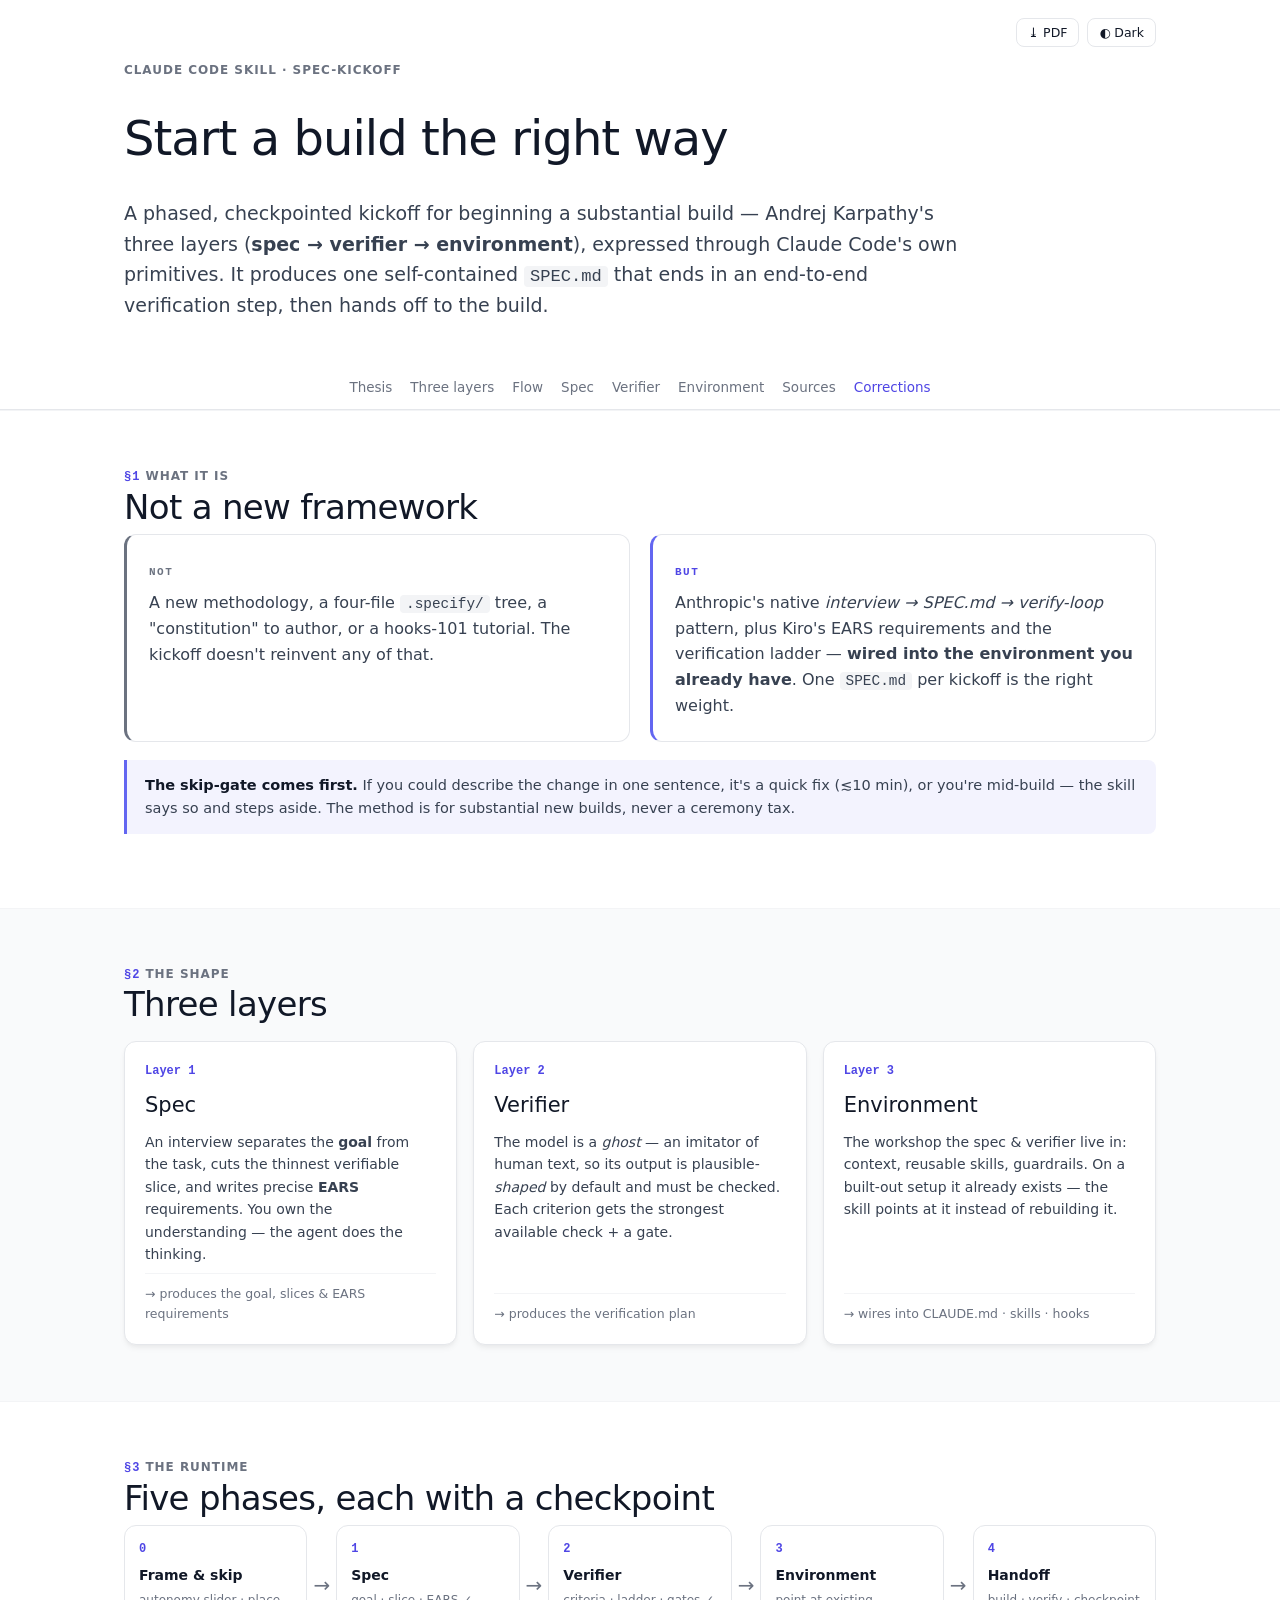
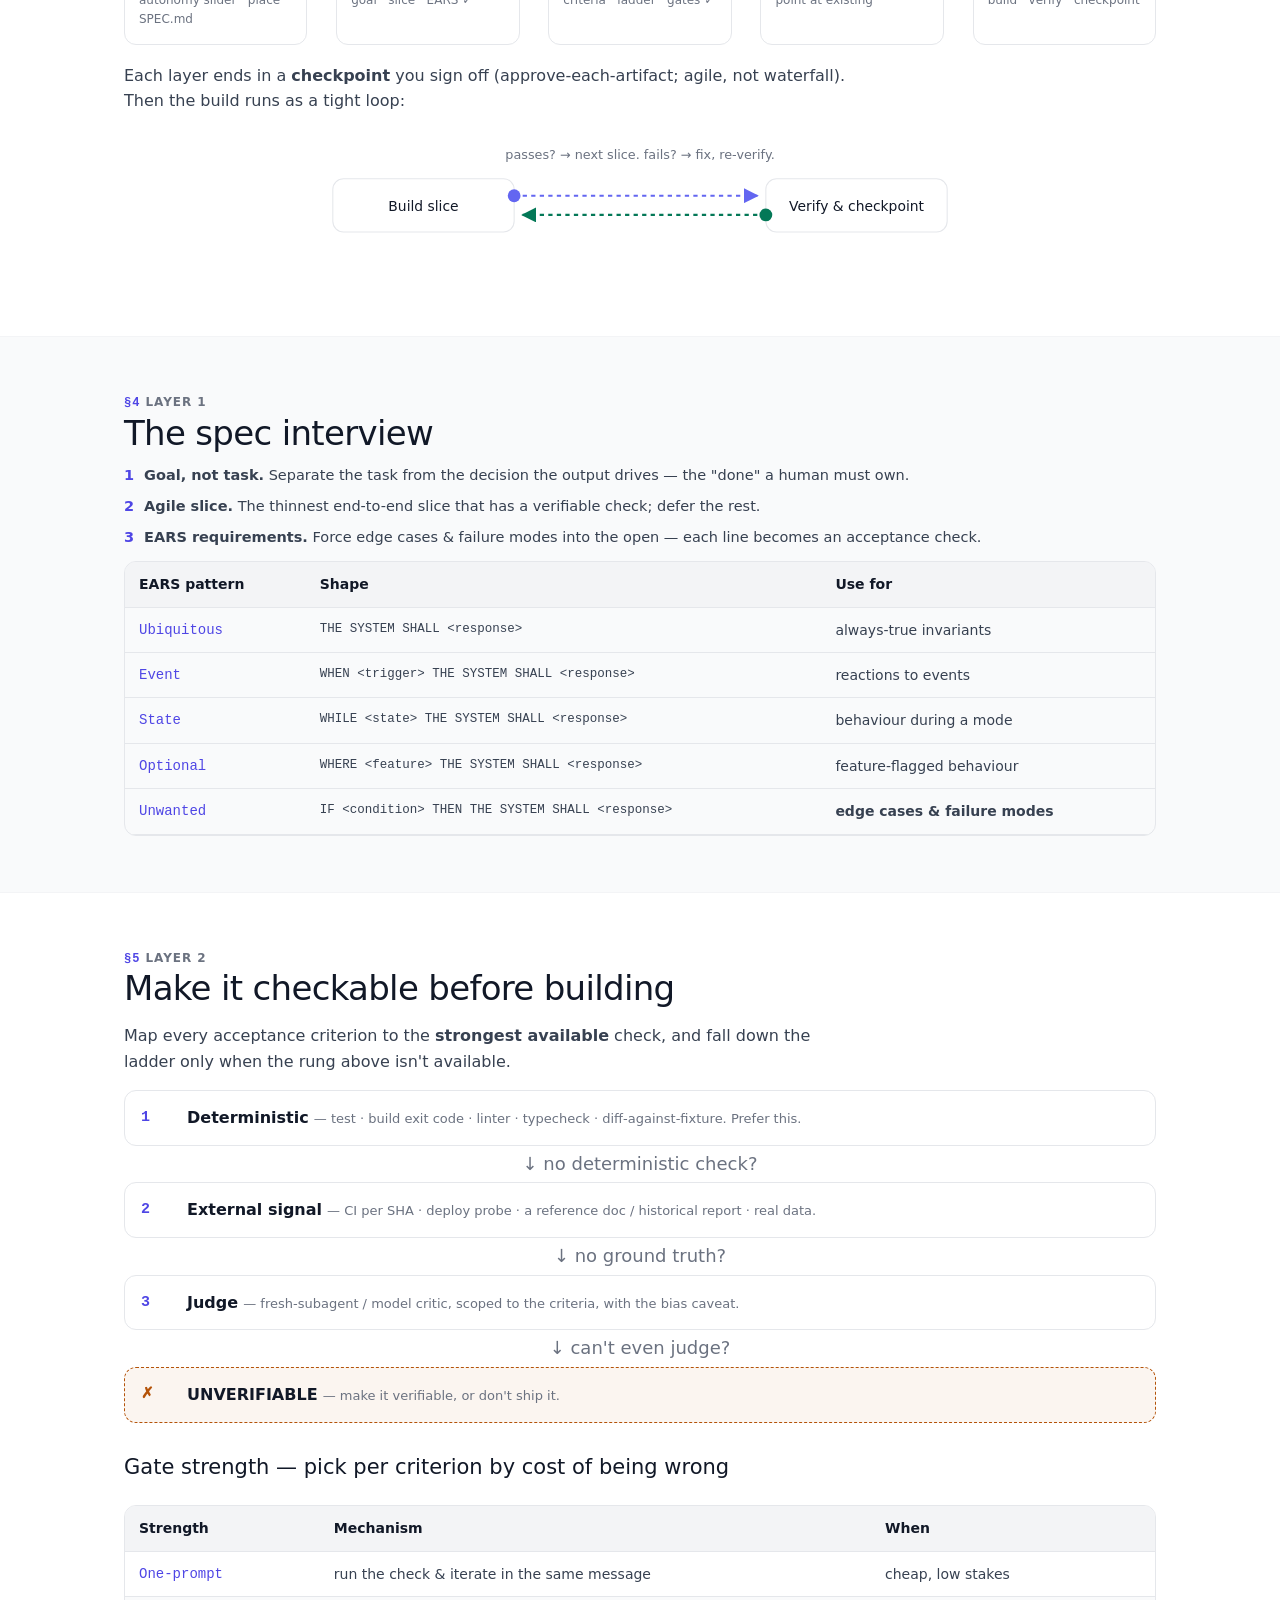
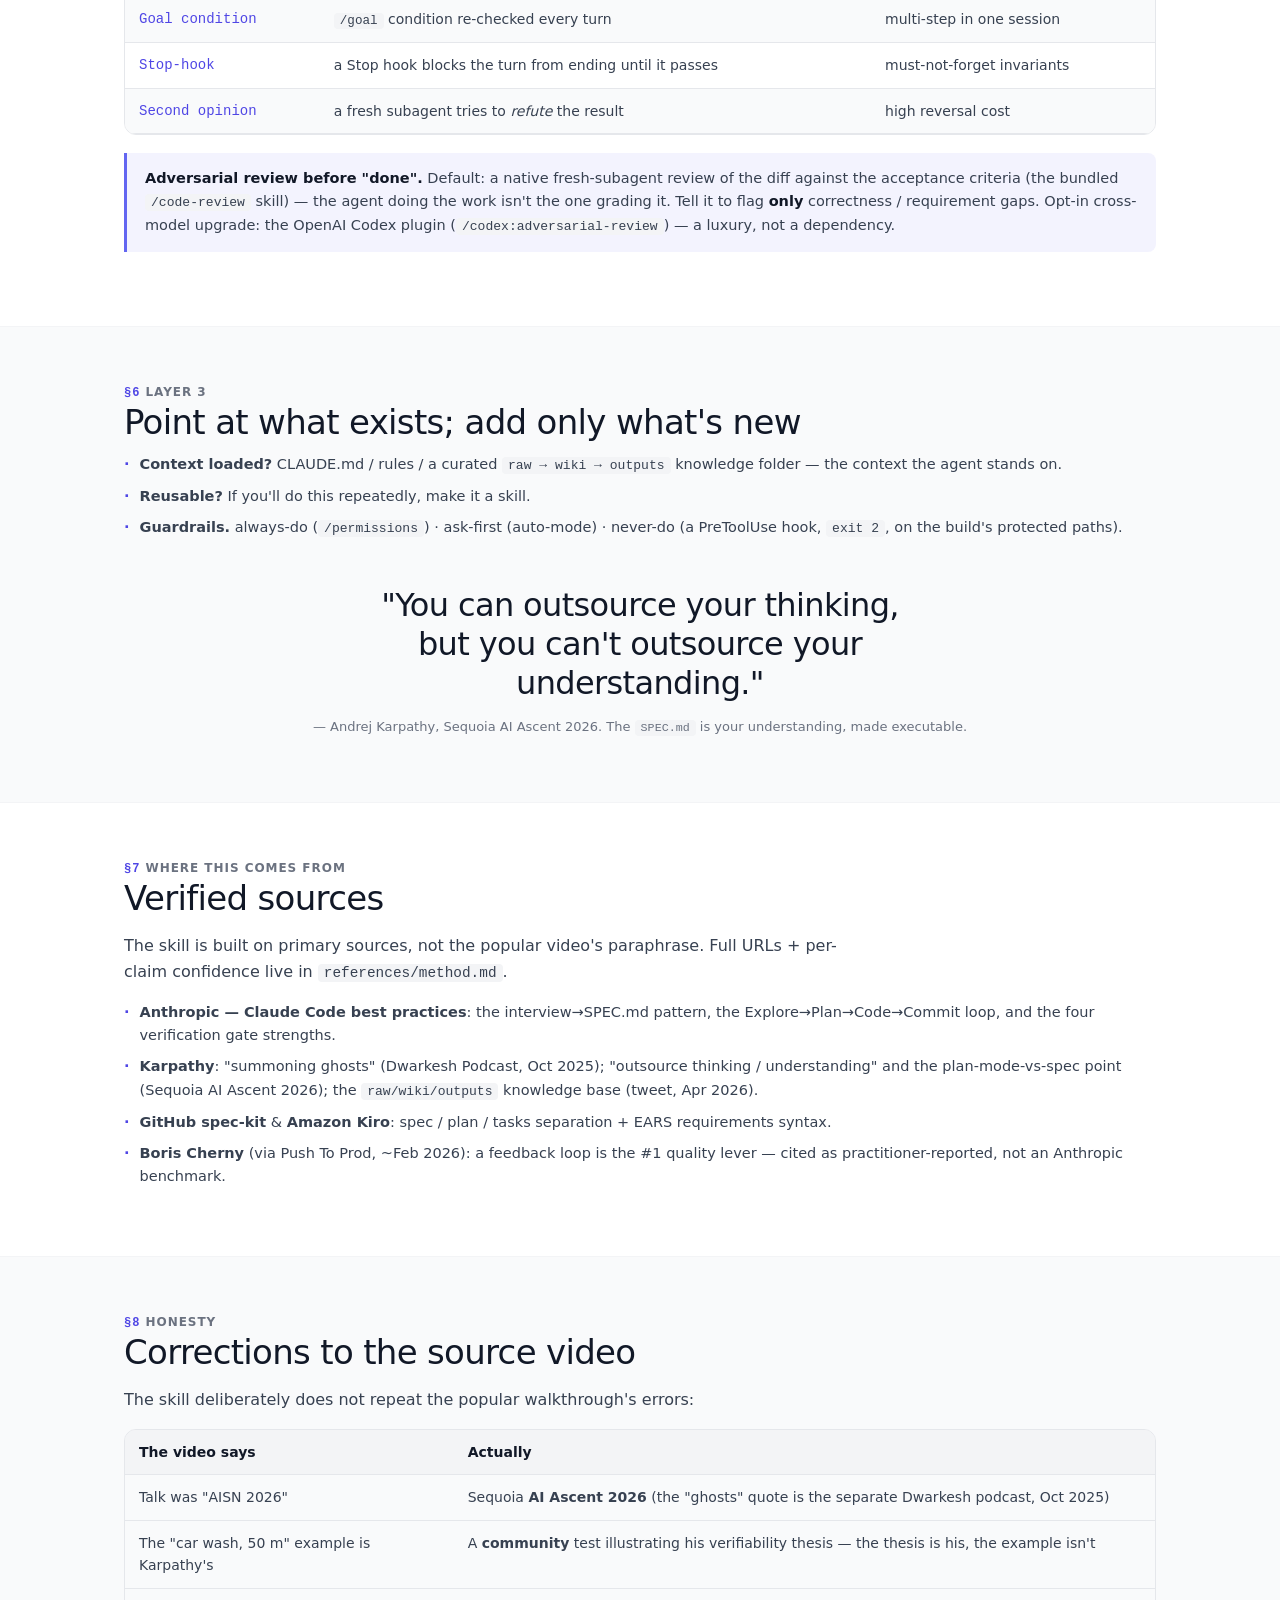
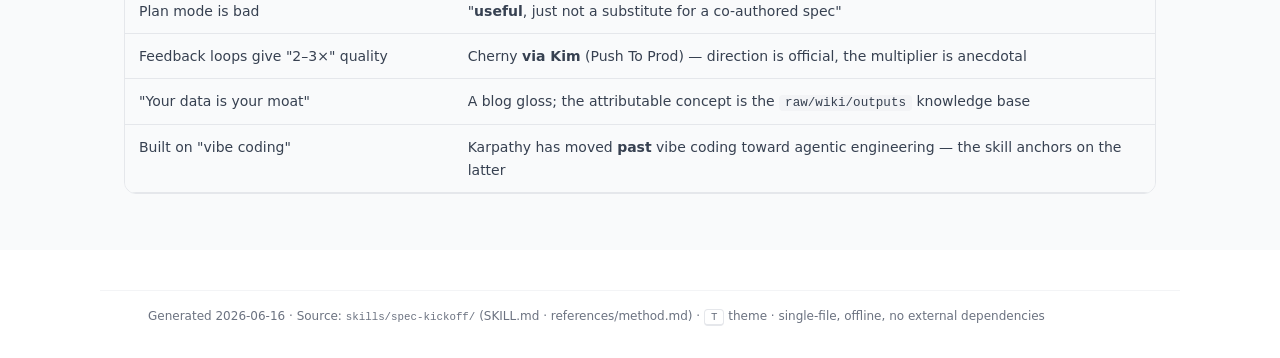
<file: skills/spec-kickoff/assets/spec-kickoff-explainer.html>
<!DOCTYPE html>
<!--
  spec-kickoff — visual explainer. Single-file, offline, zero dependencies, UTF-8.
  Built with the html-canvas skill. English-only (this is a scope:core / OSS-shipped
  artifact), so the DE/EN toggle is intentionally omitted; light/dark + print stay.
  Colours/typography come from DESIGN.md tokens (design-to-css.py). Never hand-pick a colour.
-->
<html lang="en" class="">
<head>
<meta charset="utf-8">
<meta name="viewport" content="width=device-width, initial-scale=1">
<title>spec-kickoff — start a build the right way</title>

<!-- PRE-PAINT — no flash of wrong theme. .dark class on <html> (DESIGN.md convention). -->
<script>
(function(){
  try {
    var t = localStorage.getItem('html-canvas-theme');
    if (t === 'dark' || (t == null && window.matchMedia && matchMedia('(prefers-color-scheme: dark)').matches)) {
      document.documentElement.classList.add('dark');
    }
  } catch (e) {}
})();
</script>

<style>
/* ─── Brand tokens — generated from DESIGN.md (design-to-css.py). Do not hand-edit. ─── */
:root{
  --ink:#111827; --muted:#6B7280;
  --surface:#FFFFFF; --surface-subtle:#F9FAFB; --surface-muted:#F3F4F6;
  --on-primary:#FFFFFF; --on-surface:#374151;
  --line:#E5E7EB; --line-subtle:#F3F4F6;
  --accent-from:#667EEA; --accent-to:#764BA2; --accent:#6366F1; --accent-secondary:#8B5CF6;
  --ok:#10B981; --info:#3B82F6;
  --font-sans:Inter,-apple-system,BlinkMacSystemFont,"Segoe UI",system-ui,Roboto,"Helvetica Neue",Arial,sans-serif;
  --font-mono:"SF Mono",Monaco,"Cascadia Code","Roboto Mono",Consolas,"Liberation Mono",monospace;
  --space-xs:4px; --space-sm:8px; --space-md:16px; --space-lg:24px; --space-xl:32px; --space-2xl:48px; --space-3xl:64px;
  --radius-sm:4px; --radius-md:8px; --radius-lg:12px; --radius-xl:16px; --radius-full:9999px;
}
html.dark{
  --surface:#111827; --surface-subtle:#1F2937; --surface-muted:#374151;
  --on-surface:#D1D5DB; --line:#374151;
  --accent-from:#A78BFA; --accent-to:#818CF8;
}
:root{
  --accent-text:#4F46E5; --accent-soft:rgba(99,102,241,.08);
  --ok-text:#047857; --warn:#B45309; --danger:#B91C1C;
  --code-bg:#F3F4F6;
  --shadow-soft:0 4px 6px -1px rgba(0,0,0,.05),0 2px 4px -1px rgba(0,0,0,.03);
  --shadow-hover:0 20px 25px -5px rgba(0,0,0,.08),0 10px 10px -5px rgba(0,0,0,.04);
}
html.dark{
  --ink:#F3F4F6; --muted:#9CA3AF;
  --accent-text:#A78BFA; --accent-soft:rgba(167,139,250,.14);
  --ok-text:#34D399; --warn:#FBBF24; --danger:#F87171;
  --code-bg:#0A0C12;
  --shadow-soft:0 4px 6px -1px rgba(0,0,0,.2),0 2px 4px -1px rgba(0,0,0,.1);
  --shadow-hover:0 20px 25px -5px rgba(0,0,0,.4),0 10px 10px -5px rgba(0,0,0,.2);
}

/* ─── Reset + base ─── */
*{box-sizing:border-box}
html{scroll-behavior:smooth;scroll-padding-top:64px}
body{
  margin:0; font-family:var(--font-sans); font-size:16px; line-height:1.6;
  color:var(--on-surface); background:var(--surface);
  -webkit-font-smoothing:antialiased;
  transition:background-color .4s cubic-bezier(.16,1,.3,1),color .4s cubic-bezier(.16,1,.3,1);
}
.wrap{max-width:1080px;margin:0 auto;padding:0 24px}
.wrap.narrow{max-width:780px}
h1,h2,.display{font-weight:300;letter-spacing:-.02em;line-height:1.12;color:var(--ink)}
h3,h4{font-weight:500;color:var(--ink)}
h1{font-size:clamp(34px,5vw,48px)}
h2{font-size:clamp(26px,4vw,34px);margin:0 0 6px}
h3{font-size:21px} h4{font-size:17px}
p{max-width:72ch}
a{color:var(--accent-text);text-decoration:none}
a:hover{text-decoration:underline}
code,kbd{font-family:var(--font-mono);font-size:.9em}
code{background:var(--surface-muted);padding:1px 6px;border-radius:var(--radius-sm)}
kbd{border:1px solid var(--line);border-bottom-width:2px;border-radius:var(--radius-sm);padding:1px 6px;background:var(--surface)}
:focus-visible{outline:2px solid var(--accent);outline-offset:2px;border-radius:var(--radius-sm)}

/* ─── Topbar ─── */
.topbar{max-width:1080px;margin:18px auto 0;padding:0 24px;display:flex;justify-content:flex-end;gap:8px}
.topbar button{font-family:var(--font-sans);font-size:12.5px;color:var(--ink);border:1px solid var(--line);background:var(--surface);border-radius:var(--radius-md);padding:6px 11px;cursor:pointer}
.topbar button:hover{background:var(--surface-subtle)}

/* ─── Header ─── */
.eyebrow{font-size:12px;font-weight:600;letter-spacing:.08em;text-transform:uppercase;color:var(--muted)}
.lead{font-size:19px;font-weight:300;color:var(--on-surface);max-width:70ch;margin-top:10px}
header.doc{padding:14px 0 8px}

/* ─── Sticky nav ─── */
.secnav{position:sticky;top:0;z-index:50;display:flex;gap:18px;flex-wrap:wrap;padding:11px 24px;background:var(--surface);border-bottom:1px solid var(--line);margin-top:18px}
.secnav .nwrap{max-width:1080px;margin:0 auto;display:flex;gap:18px;flex-wrap:wrap}
.secnav a{color:var(--muted);font-size:13.5px}
.secnav a:hover,.secnav a.active{color:var(--accent-text);text-decoration:none}
@media(max-width:620px){.secnav{gap:12px;font-size:13px;overflow-x:auto}}

section{padding-block:56px;border-top:1px solid var(--line-subtle)}
section:nth-of-type(even){background:var(--surface-subtle)}
.sec-no{font-family:var(--font-mono);font-weight:700;color:var(--accent-text)}

/* ─── NOT-vs-IS ─── */
.contrast{display:grid;grid-template-columns:1fr 1fr;gap:20px;margin-top:8px}
@media(max-width:760px){.contrast{grid-template-columns:1fr}}
.cc{background:var(--surface);border:1px solid var(--line);border-radius:var(--radius-lg);padding:22px}
.cc.no{border-left:3px solid var(--muted)} .cc.yes{border-left:3px solid var(--accent)}
.cc .tag{font-family:var(--font-mono);font-size:11px;letter-spacing:1.5px;text-transform:uppercase;font-weight:600}
.cc.no .tag{color:var(--muted)} .cc.yes .tag{color:var(--accent-text)}
.cc p{margin:8px 0 0}

/* ─── Three layers ─── */
.layers{display:grid;grid-template-columns:repeat(3,1fr);gap:16px;margin-top:18px}
@media(max-width:820px){.layers{grid-template-columns:1fr}}
.lcard{border:1px solid var(--line);border-radius:var(--radius-lg);padding:20px;background:var(--surface);display:flex;flex-direction:column;gap:8px;box-shadow:var(--shadow-soft);transition:transform .3s ease-out,box-shadow .3s ease-out}
.lcard:hover{transform:translateY(-2px);box-shadow:var(--shadow-hover)}
.lcard .ln{font-family:var(--font-mono);font-size:12px;color:var(--accent-text);font-weight:700}
.lcard h3{margin:0}
.lcard .lbody{font-size:14px;color:var(--on-surface)}
.lcard .lprod{font-size:12.5px;color:var(--muted);margin-top:auto;border-top:1px solid var(--line-subtle);padding-top:10px}

/* ─── Pipeline ─── */
.pipe{display:flex;align-items:stretch;gap:6px;flex-wrap:wrap;margin-top:8px}
.pbox{flex:1 1 0;min-width:140px;background:var(--surface);border:1px solid var(--line);border-radius:var(--radius-lg);padding:14px;display:flex;flex-direction:column;gap:5px}
.pbox-id{font-family:var(--font-mono);font-size:12px;color:var(--accent-text);font-weight:700}
.pbox-t{font-weight:600;color:var(--ink);font-size:14px}
.pbox-s{font-size:12px;color:var(--muted)}
.arrow{display:flex;align-items:center;color:var(--muted);font-size:20px;flex:none}

/* ─── Message flow (animated) ─── */
.mflow{margin:22px 0 6px}
.mflow svg{width:100%;max-width:640px;height:auto;color:var(--ink);display:block;margin:0 auto}
.mnode{fill:var(--surface);stroke:var(--line)} .mlabel{fill:var(--ink);font-size:13px;font-weight:500}

/* ─── Verification ladder (neutral) ─── */
.vladder{display:flex;flex-direction:column;gap:0;margin-top:8px}
.vrung{display:grid;grid-template-columns:32px 1fr;gap:14px;align-items:center;border:1px solid var(--line);border-radius:var(--radius-lg);padding:14px 16px;background:var(--surface)}
.vrung .n{font-family:var(--font-mono);font-weight:700;color:var(--accent-text);font-size:15px}
.vrung .vt{font-weight:600;color:var(--ink)} .vrung .vs{font-size:13px;color:var(--muted)}
.vrung.fail{border-style:dashed;border-color:var(--warn);background:rgba(180,83,9,.06)}
.vrung.fail .n{color:var(--warn)}
.vstep{text-align:center;color:var(--muted);font-size:18px;padding:4px 0}

/* ─── Tables ─── */
.tbl-wrap{overflow-x:auto;border:1px solid var(--line);border-radius:var(--radius-lg);margin-top:10px}
table{width:100%;border-collapse:collapse;font-size:14px;min-width:560px}
th,td{text-align:left;padding:11px 14px;border-bottom:1px solid var(--line);vertical-align:top}
th{background:var(--surface-muted);color:var(--ink);font-weight:600}
tbody tr:nth-child(even){background:var(--surface-subtle)}
td.key{font-family:var(--font-mono);color:var(--accent-text);white-space:nowrap}
.ears{font-family:var(--font-mono);font-size:12.5px;color:var(--on-surface)}

/* ─── Callout ─── */
.note{border-left:3px solid var(--accent);background:var(--accent-soft);padding:14px 18px;border-radius:0 var(--radius-md) var(--radius-md) 0;margin:18px 0;font-size:14.5px}
.note.warn{border-left-color:var(--warn);background:rgba(180,83,9,.08)}
.note b{color:var(--ink)}

/* ─── Chips / checklist ─── */
.chk{list-style:none;padding:0;margin:12px 0;display:flex;flex-direction:column;gap:8px}
.chk li{display:flex;gap:10px;align-items:baseline;font-size:14.5px}
.chk .g{color:var(--accent-text);font-weight:700;flex:none}

/* ─── Closer ─── */
.closer{text-align:center;padding:8px 0}
.closer .q{font-size:clamp(23px,3.6vw,32px);font-weight:300;line-height:1.22;letter-spacing:-.02em;color:var(--ink);max-width:26ch;margin:0 auto}
.closer .src{font-size:13px;color:var(--muted);margin-top:14px}

/* ─── Footer ─── */
footer.canvas-foot{max-width:1080px;margin:40px auto 32px;padding:16px 24px 0;border-top:1px solid var(--line-subtle);font-size:12px;color:var(--muted)}
footer.canvas-foot code{background:none;padding:0}

/* ─── Scroll reveal ─── */
.reveal{opacity:0;transform:translateY(20px);transition:opacity .5s cubic-bezier(.16,1,.3,1),transform .5s cubic-bezier(.16,1,.3,1)}
.reveal.visible{opacity:1;transform:none}

/* ─── Animated SVG flow ─── */
@keyframes hc-flow{to{stroke-dashoffset:-8}}
.flow-line{stroke-dasharray:4 4;animation:hc-flow 2.4s linear infinite}
@keyframes hc-msg-fwd{0%{transform:translateX(0);opacity:0}8%{opacity:1}44%{transform:translateX(var(--d,280px));opacity:1}52%,100%{transform:translateX(var(--d,280px));opacity:0}}
@keyframes hc-msg-back{0%,50%{transform:translateX(0);opacity:0}58%{opacity:1}94%{transform:translateX(calc(var(--d,280px) * -1));opacity:1}100%{transform:translateX(calc(var(--d,280px) * -1));opacity:0}}
.msg-fwd{animation:hc-msg-fwd 3s ease-in-out infinite}
.msg-back{animation:hc-msg-back 3s ease-in-out infinite}

/* ─── Print ─── */
@media print{
  html.dark{--surface:#fff;--surface-subtle:#F9FAFB;--surface-muted:#F3F4F6;--ink:#111827;--on-surface:#374151;--muted:#6B7280;--line:#E5E7EB;--line-subtle:#F3F4F6;--code-bg:#F3F4F6;--accent-text:#4F46E5;--accent-soft:rgba(99,102,241,.08);--ok-text:#047857;--warn:#B45309;--danger:#B91C1C;--shadow-soft:none;--shadow-hover:none;}
  html,body{-webkit-print-color-adjust:exact;print-color-adjust:exact}
  .topbar,.secnav{display:none !important}
  .reveal{opacity:1 !important;transform:none !important}
}
@media (prefers-reduced-motion: reduce){
  *,*::before,*::after{animation-duration:.001ms !important;animation-iteration-count:1 !important;transition-duration:.001ms !important;scroll-behavior:auto !important}
  .reveal{opacity:1 !important;transform:none !important}
}
</style>
</head>

<body>

<div class="topbar">
  <button id="printBtn" title="Print / PDF" onclick="window.print()">&#10515; PDF</button>
  <button id="themeToggle" title="Light / Dark (T)">&#9680; Dark</button>
</div>

<header class="doc"><div class="wrap">
  <div class="eyebrow">Claude Code skill · spec-kickoff</div>
  <h1>Start a build the right way</h1>
  <p class="lead">A phased, checkpointed kickoff for beginning a substantial build —
  Andrej Karpathy's three layers (<b>spec → verifier → environment</b>), expressed through
  Claude Code's own primitives. It produces one self-contained <code>SPEC.md</code> that
  ends in an end-to-end verification step, then hands off to the build.</p>
</div></header>

<nav class="secnav"><div class="nwrap">
  <a href="#thesis">Thesis</a>
  <a href="#layers">Three layers</a>
  <a href="#flow">Flow</a>
  <a href="#spec">Spec</a>
  <a href="#verify">Verifier</a>
  <a href="#env">Environment</a>
  <a href="#sources">Sources</a>
  <a href="#corrections">Corrections</a>
</div></nav>

<!-- ── Thesis ── -->
<section id="thesis"><div class="wrap">
  <div class="eyebrow"><span class="sec-no">§1</span> What it is</div>
  <h2>Not a new framework</h2>
  <div class="contrast">
    <div class="cc no reveal"><span class="tag">Not</span>
      <p>A new methodology, a four-file <code>.specify/</code> tree, a "constitution" to
      author, or a hooks-101 tutorial. The kickoff doesn't reinvent any of that.</p></div>
    <div class="cc yes reveal"><span class="tag">But</span>
      <p>Anthropic's native <i>interview → SPEC.md → verify-loop</i> pattern, plus Kiro's
      EARS requirements and the verification ladder — <b>wired into the environment you
      already have</b>. One <code>SPEC.md</code> per kickoff is the right weight.</p></div>
  </div>
  <div class="note"><b>The skip-gate comes first.</b> If you could describe the change in
  one sentence, it's a quick fix (≲10 min), or you're mid-build — the skill says so and
  steps aside. The method is for substantial new builds, never a ceremony tax.</div>
</div></section>

<!-- ── Three layers ── -->
<section id="layers"><div class="wrap">
  <div class="eyebrow"><span class="sec-no">§2</span> The shape</div>
  <h2>Three layers</h2>
  <div class="layers">
    <div class="lcard reveal"><div class="ln">Layer 1</div><h3>Spec</h3>
      <div class="lbody">An interview separates the <b>goal</b> from the task, cuts the
      thinnest verifiable slice, and writes precise <b>EARS</b> requirements. You own the
      understanding — the agent does the thinking.</div>
      <div class="lprod">→ produces the goal, slices &amp; EARS requirements</div></div>
    <div class="lcard reveal"><div class="ln">Layer 2</div><h3>Verifier</h3>
      <div class="lbody">The model is a <i>ghost</i> — an imitator of human text, so its
      output is plausible-<i>shaped</i> by default and must be checked. Each criterion gets
      the strongest available check + a gate.</div>
      <div class="lprod">→ produces the verification plan</div></div>
    <div class="lcard reveal"><div class="ln">Layer 3</div><h3>Environment</h3>
      <div class="lbody">The workshop the spec &amp; verifier live in: context, reusable
      skills, guardrails. On a built-out setup it already exists — the skill points at it
      instead of rebuilding it.</div>
      <div class="lprod">→ wires into CLAUDE.md · skills · hooks</div></div>
  </div>
</div></section>

<!-- ── Flow ── -->
<section id="flow"><div class="wrap">
  <div class="eyebrow"><span class="sec-no">§3</span> The runtime</div>
  <h2>Five phases, each with a checkpoint</h2>
  <div class="pipe">
    <div class="pbox reveal"><div class="pbox-id">0</div><div class="pbox-t">Frame &amp; skip</div><div class="pbox-s">autonomy slider · place SPEC.md</div></div>
    <span class="arrow" aria-hidden="true">&rarr;</span>
    <div class="pbox reveal"><div class="pbox-id">1</div><div class="pbox-t">Spec</div><div class="pbox-s">goal · slice · EARS ✓</div></div>
    <span class="arrow" aria-hidden="true">&rarr;</span>
    <div class="pbox reveal"><div class="pbox-id">2</div><div class="pbox-t">Verifier</div><div class="pbox-s">criteria · ladder · gates ✓</div></div>
    <span class="arrow" aria-hidden="true">&rarr;</span>
    <div class="pbox reveal"><div class="pbox-id">3</div><div class="pbox-t">Environment</div><div class="pbox-s">point at existing</div></div>
    <span class="arrow" aria-hidden="true">&rarr;</span>
    <div class="pbox reveal"><div class="pbox-id">4</div><div class="pbox-t">Handoff</div><div class="pbox-s">build &middot; verify &middot; checkpoint</div></div>
  </div>
  <p style="margin-top:18px">Each layer ends in a <b>checkpoint</b> you sign off (approve-each-artifact;
  agile, not waterfall). Then the build runs as a tight loop:</p>
  <div class="mflow"><svg viewBox="0 0 600 130" role="img" aria-label="Build and verify loop">
    <defs>
      <marker id="aR" viewBox="0 0 10 10" refX="9" refY="5" markerWidth="7" markerHeight="7" orient="auto"><path d="M0,0 L10,5 L0,10 z" fill="var(--accent)"/></marker>
      <marker id="aG" viewBox="0 0 10 10" refX="9" refY="5" markerWidth="7" markerHeight="7" orient="auto"><path d="M0,0 L10,5 L0,10 z" fill="var(--ok-text)"/></marker>
    </defs>
    <rect class="mnode" x="12" y="40" width="170" height="50" rx="10"/><text class="mlabel" x="97" y="70" text-anchor="middle">Build slice</text>
    <rect class="mnode" x="418" y="40" width="170" height="50" rx="10"/><text class="mlabel" x="503" y="70" text-anchor="middle">Verify &amp; checkpoint</text>
    <line class="flow-line" x1="182" y1="56" x2="410" y2="56" stroke="var(--accent)" stroke-width="2" marker-end="url(#aR)"/>
    <line class="flow-line" x1="418" y1="74" x2="190" y2="74" stroke="var(--ok-text)" stroke-width="2" marker-end="url(#aG)"/>
    <circle class="msg-fwd" cx="182" cy="56" r="6" fill="var(--accent)" style="--d:228px"/>
    <circle class="msg-back" cx="418" cy="74" r="6" fill="var(--ok-text)" style="--d:228px"/>
    <text x="300" y="22" text-anchor="middle" fill="var(--muted)" font-size="12">passes? → next slice. fails? → fix, re-verify.</text>
  </svg></div>
</div></section>

<!-- ── Spec (Layer 1) ── -->
<section id="spec"><div class="wrap">
  <div class="eyebrow"><span class="sec-no">§4</span> Layer 1</div>
  <h2>The spec interview</h2>
  <ol class="chk">
    <li><span class="g">1</span><span><b>Goal, not task.</b> Separate the task from the decision the output drives — the "done" a human must own.</span></li>
    <li><span class="g">2</span><span><b>Agile slice.</b> The thinnest end-to-end slice that has a verifiable check; defer the rest.</span></li>
    <li><span class="g">3</span><span><b>EARS requirements.</b> Force edge cases &amp; failure modes into the open — each line becomes an acceptance check.</span></li>
  </ol>
  <div class="tbl-wrap"><table>
    <thead><tr><th>EARS pattern</th><th>Shape</th><th>Use for</th></tr></thead>
    <tbody>
      <tr><td class="key">Ubiquitous</td><td class="ears">THE SYSTEM SHALL &lt;response&gt;</td><td>always-true invariants</td></tr>
      <tr><td class="key">Event</td><td class="ears">WHEN &lt;trigger&gt; THE SYSTEM SHALL &lt;response&gt;</td><td>reactions to events</td></tr>
      <tr><td class="key">State</td><td class="ears">WHILE &lt;state&gt; THE SYSTEM SHALL &lt;response&gt;</td><td>behaviour during a mode</td></tr>
      <tr><td class="key">Optional</td><td class="ears">WHERE &lt;feature&gt; THE SYSTEM SHALL &lt;response&gt;</td><td>feature-flagged behaviour</td></tr>
      <tr><td class="key">Unwanted</td><td class="ears">IF &lt;condition&gt; THEN THE SYSTEM SHALL &lt;response&gt;</td><td><b>edge cases &amp; failure modes</b></td></tr>
    </tbody>
  </table></div>
</div></section>

<!-- ── Verifier (Layer 2) ── -->
<section id="verify"><div class="wrap">
  <div class="eyebrow"><span class="sec-no">§5</span> Layer 2</div>
  <h2>Make it checkable before building</h2>
  <p>Map every acceptance criterion to the <b>strongest available</b> check, and fall down the
  ladder only when the rung above isn't available.</p>
  <div class="vladder">
    <div class="vrung reveal"><span class="n">1</span><div><span class="vt">Deterministic</span> <span class="vs">— test · build exit code · linter · typecheck · diff-against-fixture. Prefer this.</span></div></div>
    <div class="vstep" aria-hidden="true">&darr; no deterministic check?</div>
    <div class="vrung reveal"><span class="n">2</span><div><span class="vt">External signal</span> <span class="vs">— CI per SHA · deploy probe · a reference doc / historical report · real data.</span></div></div>
    <div class="vstep" aria-hidden="true">&darr; no ground truth?</div>
    <div class="vrung reveal"><span class="n">3</span><div><span class="vt">Judge</span> <span class="vs">— fresh-subagent / model critic, scoped to the criteria, with the bias caveat.</span></div></div>
    <div class="vstep" aria-hidden="true">&darr; can't even judge?</div>
    <div class="vrung fail reveal"><span class="n">✗</span><div><span class="vt">UNVERIFIABLE</span> <span class="vs">— make it verifiable, or don't ship it.</span></div></div>
  </div>
  <h3 style="margin-top:28px">Gate strength — pick per criterion by cost of being wrong</h3>
  <div class="tbl-wrap"><table>
    <thead><tr><th>Strength</th><th>Mechanism</th><th>When</th></tr></thead>
    <tbody>
      <tr><td class="key">One-prompt</td><td>run the check &amp; iterate in the same message</td><td>cheap, low stakes</td></tr>
      <tr><td class="key">Goal condition</td><td><code>/goal</code> condition re-checked every turn</td><td>multi-step in one session</td></tr>
      <tr><td class="key">Stop-hook</td><td>a Stop hook blocks the turn from ending until it passes</td><td>must-not-forget invariants</td></tr>
      <tr><td class="key">Second opinion</td><td>a fresh subagent tries to <i>refute</i> the result</td><td>high reversal cost</td></tr>
    </tbody>
  </table></div>
  <div class="note"><b>Adversarial review before "done".</b> Default: a native fresh-subagent
  review of the diff against the acceptance criteria (the bundled <code>/code-review</code>
  skill) — the agent doing the work isn't the one grading it. Tell it to flag <b>only</b>
  correctness / requirement gaps. Opt-in cross-model upgrade: the OpenAI Codex plugin
  (<code>/codex:adversarial-review</code>) — a luxury, not a dependency.</div>
</div></section>

<!-- ── Environment (Layer 3) ── -->
<section id="env"><div class="wrap">
  <div class="eyebrow"><span class="sec-no">§6</span> Layer 3</div>
  <h2>Point at what exists; add only what's new</h2>
  <ul class="chk">
    <li><span class="g">·</span><span><b>Context loaded?</b> CLAUDE.md / rules / a curated <code>raw → wiki → outputs</code> knowledge folder — the context the agent stands on.</span></li>
    <li><span class="g">·</span><span><b>Reusable?</b> If you'll do this repeatedly, make it a skill.</span></li>
    <li><span class="g">·</span><span><b>Guardrails.</b> always-do (<code>/permissions</code>) · ask-first (auto-mode) · never-do (a PreToolUse hook, <code>exit 2</code>, on the build's protected paths).</span></li>
  </ul>
  <div class="closer" style="padding-top:34px">
    <p class="q">"You can outsource your thinking, but you can't outsource your understanding."</p>
    <div class="src">— Andrej Karpathy, Sequoia AI Ascent 2026. The <code>SPEC.md</code> is your understanding, made executable.</div>
  </div>
</div></section>

<!-- ── Sources ── -->
<section id="sources"><div class="wrap">
  <div class="eyebrow"><span class="sec-no">§7</span> Where this comes from</div>
  <h2>Verified sources</h2>
  <p>The skill is built on primary sources, not the popular video's paraphrase. Full URLs +
  per-claim confidence live in <code>references/method.md</code>.</p>
  <ul class="chk">
    <li><span class="g">·</span><span><b>Anthropic — Claude Code best practices</b>: the interview→SPEC.md pattern, the Explore→Plan→Code→Commit loop, and the four verification gate strengths.</span></li>
    <li><span class="g">·</span><span><b>Karpathy</b>: "summoning ghosts" (Dwarkesh Podcast, Oct 2025); "outsource thinking / understanding" and the plan-mode-vs-spec point (Sequoia AI Ascent 2026); the <code>raw/wiki/outputs</code> knowledge base (tweet, Apr 2026).</span></li>
    <li><span class="g">·</span><span><b>GitHub spec-kit</b> &amp; <b>Amazon Kiro</b>: spec / plan / tasks separation + EARS requirements syntax.</span></li>
    <li><span class="g">·</span><span><b>Boris Cherny</b> (via Push To Prod, ~Feb 2026): a feedback loop is the #1 quality lever — cited as practitioner-reported, not an Anthropic benchmark.</span></li>
  </ul>
</div></section>

<!-- ── Corrections ── -->
<section id="corrections"><div class="wrap">
  <div class="eyebrow"><span class="sec-no">§8</span> Honesty</div>
  <h2>Corrections to the source video</h2>
  <p>The skill deliberately does not repeat the popular walkthrough's errors:</p>
  <div class="tbl-wrap"><table>
    <thead><tr><th>The video says</th><th>Actually</th></tr></thead>
    <tbody>
      <tr><td>Talk was "AISN 2026"</td><td>Sequoia <b>AI Ascent 2026</b> (the "ghosts" quote is the separate Dwarkesh podcast, Oct 2025)</td></tr>
      <tr><td>The "car wash, 50 m" example is Karpathy's</td><td>A <b>community</b> test illustrating his verifiability thesis — the thesis is his, the example isn't</td></tr>
      <tr><td>Plan mode is bad</td><td>"<b>useful</b>, just not a substitute for a co-authored spec"</td></tr>
      <tr><td>Feedback loops give "2–3×" quality</td><td>Cherny <b>via Kim</b> (Push To Prod) — direction is official, the multiplier is anecdotal</td></tr>
      <tr><td>"Your data is your moat"</td><td>A blog gloss; the attributable concept is the <code>raw/wiki/outputs</code> knowledge base</td></tr>
      <tr><td>Built on "vibe coding"</td><td>Karpathy has moved <b>past</b> vibe coding toward agentic engineering — the skill anchors on the latter</td></tr>
    </tbody>
  </table></div>
</div></section>

<footer class="canvas-foot"><div class="wrap">
  Generated 2026-06-16 · Source: <code>skills/spec-kickoff/</code> (SKILL.md · references/method.md) ·
  <kbd>T</kbd> theme · single-file, offline, no external dependencies
</div></footer>

<!-- ── Theme controller (.dark class) ── -->
<script>
(function(){
  var root=document.documentElement, KEY='html-canvas-theme', btn=document.getElementById('themeToggle');
  function dark(){return root.classList.contains('dark');}
  function render(){ if(btn){btn.innerHTML=dark()?'&#9728; Light':'&#9680; Dark';
    btn.setAttribute('aria-label',dark()?'Switch to light theme':'Switch to dark theme');} }
  function apply(d){ root.classList.toggle('dark',d); try{localStorage.setItem(KEY,d?'dark':'light');}catch(e){} render(); }
  render();
  if(btn) btn.addEventListener('click',function(){apply(!dark());});
  document.addEventListener('keydown',function(e){
    if(e.metaKey||e.ctrlKey||e.altKey) return;
    if(e.key!=='t'&&e.key!=='T') return;
    var t=e.target||{}; if(t.isContentEditable||/^(input|textarea|select)$/i.test(t.tagName||'')) return;
    apply(!dark());
  });
  try{ matchMedia('(prefers-color-scheme: dark)').addEventListener('change',function(e){
    try{ if(localStorage.getItem(KEY)) return; }catch(_){} apply(e.matches); }); }catch(e){}
  window.addEventListener('storage',function(e){ if(e.key===KEY){ root.classList.toggle('dark',e.newValue==='dark'); render(); } });
})();
</script>

<!-- ── Scroll reveal + scrollspy ── -->
<script>
(function(){
  var reduce = window.matchMedia && matchMedia('(prefers-reduced-motion: reduce)').matches;
  var nodes = document.querySelectorAll('.reveal');
  function showAll(){ nodes.forEach(function(el){ el.classList.add('visible'); }); }
  if (reduce || !('IntersectionObserver' in window)) { showAll(); }
  else {
    var obs = new IntersectionObserver(function(es){
      es.forEach(function(e){ if(e.isIntersecting){ e.target.classList.add('visible'); obs.unobserve(e.target); } });
    }, { threshold:0.08 });
    nodes.forEach(function(el){ obs.observe(el); });
    window.addEventListener('beforeprint', showAll);
  }
})();
(function(){
  var links=[].slice.call(document.querySelectorAll('.secnav a[href^="#"]'));
  if(!links.length || !('IntersectionObserver' in window)) return;
  var map={};
  links.forEach(function(a){ var el=document.getElementById(a.getAttribute('href').slice(1)); if(el) map[el.id]=a; });
  var obs=new IntersectionObserver(function(es){
    es.forEach(function(e){ if(e.isIntersecting){ links.forEach(function(x){x.classList.remove('active');}); if(map[e.target.id]) map[e.target.id].classList.add('active'); } });
  },{ rootMargin:'-40% 0px -55% 0px' });
  Object.keys(map).forEach(function(id){ obs.observe(document.getElementById(id)); });
})();
</script>
</body>
</html>
</file>
<file: docs/assets/brand.css>
/* ============================================================================
   brand.css — the shared shell of the open-bridge project website.

   WHAT THIS IS
   The site's pages used to carry their own near-identical copy of the dark-mode
   token overrides, the reset, the focus ring, the language-visibility rules and
   the nav / wordmark / button / chip / card / footer / container styles. This
   file is that common part, held once.

   HOW IT WAS BUILT
   By intersection, not by hand. The inline <style> block of every shell page
   was parsed into (selector, declaration-block) rules and whitespace-normalised;
   only rules that came back byte-identical across all of them were lifted here.
   Source order is preserved as it appeared in the pages, and @media blocks are
   kept intact — no rule was ever hoisted out of its media query.

   HOW IT CASCADES
   Every shell page links this file immediately BEFORE its own inline <style>,
   so anything a page still declares locally overrides what is written here.
   Rules that all pages but one agree on live here in their majority form, and
   the dissenting page keeps its own copy inline, where it wins. That is
   intended, not drift.

   NOT IN HERE
   The :root light-token block, which still differs between pages, and
   demo.html, which is built on a different shell (its own tokens, .wrap
   instead of .container) and shares almost nothing with these rules. Both are
   deliberate — see the commit message.

   Self-contained by policy: no @import, no external fonts, no CDN, no network
   request of any kind.
   ============================================================================ */

html.dark{
  --ink:#F9FAFB; --muted:#9CA3AF;
  --surface:#111827; --surface-subtle:#1F2937; --surface-muted:#374151;
  --on-surface:#D1D5DB;
  --line:#374151; --line-subtle:#1F2937;
  --accent-from:#A78BFA; --accent-to:#818CF8;
  --accent:#818CF8;
  --accent-text:#A78BFA;        /* AA on dark surfaces */
  --accent-soft:#312E81;
  --ok-text:#34D399;
  --info-text:#93C5FD;
  --attention-text:#C4B5FD;
  --code-bg:#0B1220;
  --shadow-soft:0 4px 6px -1px rgba(0,0,0,.2),0 2px 4px -1px rgba(0,0,0,.1);
  --shadow-hover:0 20px 25px -5px rgba(0,0,0,.3),0 10px 10px -5px rgba(0,0,0,.1);
}
*{box-sizing:border-box;margin:0;padding:0}
html{scroll-behavior:smooth}
body{
  font-family:var(--font-sans);
  background:var(--surface); color:var(--on-surface);
  font-size:16px; line-height:1.6; font-weight:400;
  -webkit-font-smoothing:antialiased;
  transition:background .25s ease, color .25s ease;
}
:focus-visible{outline:2px solid var(--accent-text);outline-offset:2px;border-radius:3px}
/* ---- Language visibility (EN default) ---- */
[data-lang]{display:none}
html[data-active-lang="en"] [data-lang="en"]{display:revert}
html[data-active-lang="de"] [data-lang="de"]{display:revert}
/* inline variants keep inline display */
:is(span,code,strong,em,a,b,i,small,kbd,mark,tspan)[data-lang]{display:none}
html[data-active-lang="en"] :is(span,code,strong,em,a,b,i,small,kbd,mark,tspan)[data-lang="en"],
html[data-active-lang="de"] :is(span,code,strong,em,a,b,i,small,kbd,mark,tspan)[data-lang="de"]{display:inline}
.container{max-width:var(--container);margin:0 auto;padding-inline:24px}
.prose{max-width:var(--prose-w);margin-inline:auto}
/* ---- Typography ---- */
h1,h2,h3,h4{color:var(--primary);letter-spacing:-0.02em}
.display{font-size:clamp(38px,5.4vw,64px);font-weight:300;line-height:1.06;letter-spacing:-0.02em}
.h1{font-size:clamp(30px,4.4vw,46px);font-weight:300;line-height:1.12}
.h2{font-size:clamp(26px,3.6vw,34px);font-weight:300;line-height:1.15;letter-spacing:-0.01em}
.h3{font-size:24px;font-weight:500;line-height:1.3;letter-spacing:-0.01em}
.h4{font-size:20px;font-weight:500;line-height:1.4}
.body-xl{font-size:20px;font-weight:300;line-height:1.6}
.eyebrow{font-size:13px;font-weight:500;letter-spacing:0.08em;text-transform:uppercase;color:var(--secondary)}
.muted{color:var(--on-surface-muted)}
a{color:var(--accent-text)}
.text-gradient{
  background:linear-gradient(120deg,var(--accent-from),var(--accent-to));
  -webkit-background-clip:text;background-clip:text;
  -webkit-text-fill-color:transparent;color:transparent;
  font-weight:400;
}
.nav-inner{width:100%;max-width:var(--container);margin:0 auto;padding:10px 24px;
  display:flex;align-items:center;gap:14px;flex-wrap:wrap}
.wordmark{font-size:20px;font-weight:300;letter-spacing:-0.01em;color:var(--primary);white-space:nowrap;text-decoration:none}
.wordmark .text-gradient{font-weight:400}
.nav-spacer{flex:1}
.nav-chips{display:flex;align-items:center;gap:8px;flex-wrap:wrap}
/* ---- Site nav (Home / Explore / Concepts) — shared shell addition ----
   Sits between the wordmark and the chips, in the same header grammar.
   The .active link (active=Home here + aria-current="page") reads as the
   brand accent; the others are quiet until hover. */
.site-nav{display:flex;align-items:center;gap:2px;flex-wrap:wrap}
.site-nav a{
  font-size:14px;font-weight:500;line-height:1.2;text-decoration:none;
  color:var(--secondary);padding:6px 12px;border-radius:var(--r-full);
  transition:color .18s ease,background .18s ease;white-space:nowrap;
}
.site-nav a:hover{color:var(--primary);background:var(--surface-muted)}
.site-nav a.active,
.site-nav a[aria-current="page"]{color:var(--primary);background:var(--surface-muted)}
.site-nav a.active{position:relative}
.site-nav a.active::after{
  content:"";position:absolute;left:12px;right:12px;bottom:1px;height:2px;border-radius:2px;
  background:linear-gradient(120deg,var(--accent-from),var(--accent-to));
}

@media (max-width:560px){
  .site-nav a{padding:6px 9px;font-size:13px}
}
.chip{
  display:inline-flex;align-items:center;gap:6px;
  font-size:13px;font-weight:400;line-height:1.2;
  padding:5px 11px;border-radius:var(--r-full);
  background:var(--surface-muted);color:var(--on-surface);
  border:1px solid var(--border);white-space:nowrap;text-decoration:none;
}
a.chip{color:var(--on-surface)}
a.chip:hover{color:var(--primary)}
.seg{display:inline-flex;border:1px solid var(--border);border-radius:var(--r-full);overflow:hidden;background:var(--surface)}
.seg button{
  font-family:inherit;font-size:13px;font-weight:500;cursor:pointer;
  padding:5px 12px;border:none;background:transparent;color:var(--secondary);
  transition:color .2s ease;
}
.seg button[aria-pressed="true"]{background:var(--primary);color:var(--surface)}
.icon-btn{
  width:34px;height:34px;display:inline-flex;align-items:center;justify-content:center;
  border:1px solid var(--border);border-radius:var(--r-full);background:var(--surface);
  cursor:pointer;color:var(--secondary);padding:0;
}
.icon-btn:hover{color:var(--primary)}
.icon-btn svg{width:16px;height:16px}
.sun{display:none}
html.dark .sun{display:block}
html.dark .moon{display:none}
/* ---- Buttons ---- */
.btn{
  display:inline-flex;align-items:center;gap:8px;cursor:pointer;text-decoration:none;
  font-family:inherit;font-size:16px;font-weight:500;line-height:1.25;
  padding:14px 28px;border-radius:var(--r-md);border:1px solid transparent;
  transition:transform .2s ease,background .2s ease,border-color .2s ease;
}
.btn svg{width:18px;height:18px}
.btn-primary{background:var(--primary);color:var(--surface)}
html.dark .btn-primary{background:var(--accent);color:#0B1220}
.btn-primary:hover{transform:translateY(-1px)}
.btn-secondary{background:var(--surface);color:var(--on-surface);border-color:var(--border)}
.btn-secondary:hover{background:var(--surface-subtle)}
.btn .arrow{transition:transform .2s ease}
.btn:hover .arrow{transform:translateX(3px)}
/* ---- Sections ---- */
section{padding-block:var(--section-y)}
.alt{background:var(--surface-subtle)}
.sec-head{max-width:var(--prose-w);margin:0 auto 56px;text-align:center}
.sec-head .h1{margin-top:14px}
.sec-head p{margin-top:18px;font-size:18px;font-weight:300}
/* ---- Generic cards ---- */
.card{
  background:var(--surface);border:1px solid var(--border);
  border-radius:var(--r-lg);padding:32px;box-shadow:var(--shadow-soft);
}
/* ---- Footer ---- */
footer{border-top:1px solid var(--border);padding-block:64px;background:var(--surface-subtle)}
.foot-grid{display:grid;grid-template-columns:1.4fr 1fr 1fr;gap:40px;max-width:var(--container);margin:0 auto;padding-inline:24px}
.foot-grid h4{font-size:14px;text-transform:uppercase;letter-spacing:0.06em;color:var(--secondary);font-weight:600;margin-bottom:16px}
.foot-grid a{color:var(--on-surface);text-decoration:none;font-size:14.5px;display:block;margin-bottom:9px}
.foot-grid a:hover{color:var(--primary)}
.foot-blurb{font-size:14px;color:var(--on-surface-muted);line-height:1.65}
.foot-blurb .wordmark{font-size:20px;display:block;margin-bottom:14px}
.license-table{margin-top:18px;font-size:13px;border-collapse:collapse;width:100%}
.license-table td{padding:6px 10px 6px 0;border-bottom:1px solid var(--border);color:var(--on-surface);vertical-align:top}
.license-table td a{display:inline}
.foot-bottom{max-width:var(--container);margin:40px auto 0;padding:28px 24px 0;border-top:1px solid var(--border);
  display:flex;flex-wrap:wrap;gap:16px;align-items:center;justify-content:space-between;font-size:13px;color:var(--secondary)}
/* ---- Reveal on scroll ---- */
.reveal{opacity:0;transform:translateY(16px);transition:opacity .6s ease,transform .6s ease}
.reveal.in{opacity:1;transform:none}

@media (max-width:860px){
  .foot-grid{grid-template-columns:1fr}
}

@media (prefers-reduced-motion:reduce){
  *{transition:none!important}
  html{scroll-behavior:auto}
}

@media print{
  html.dark{
      --ink:#111827;--muted:#6B7280;--surface:#FFFFFF;--surface-subtle:#F9FAFB;--surface-muted:#F3F4F6;
      --on-surface:#374151;--line:#E5E7EB;--accent-from:#667EEA;--accent-to:#764BA2;--accent:#6366F1;
      --accent-text:#4F46E5;--ok-text:#047857;--info-text:#1D4ED8;--attention-text:#7C3AED;--code-bg:#F9FAFB;
    }
  *{print-color-adjust:exact;-webkit-print-color-adjust:exact}
  section{padding-block:32px}
}
</file>
